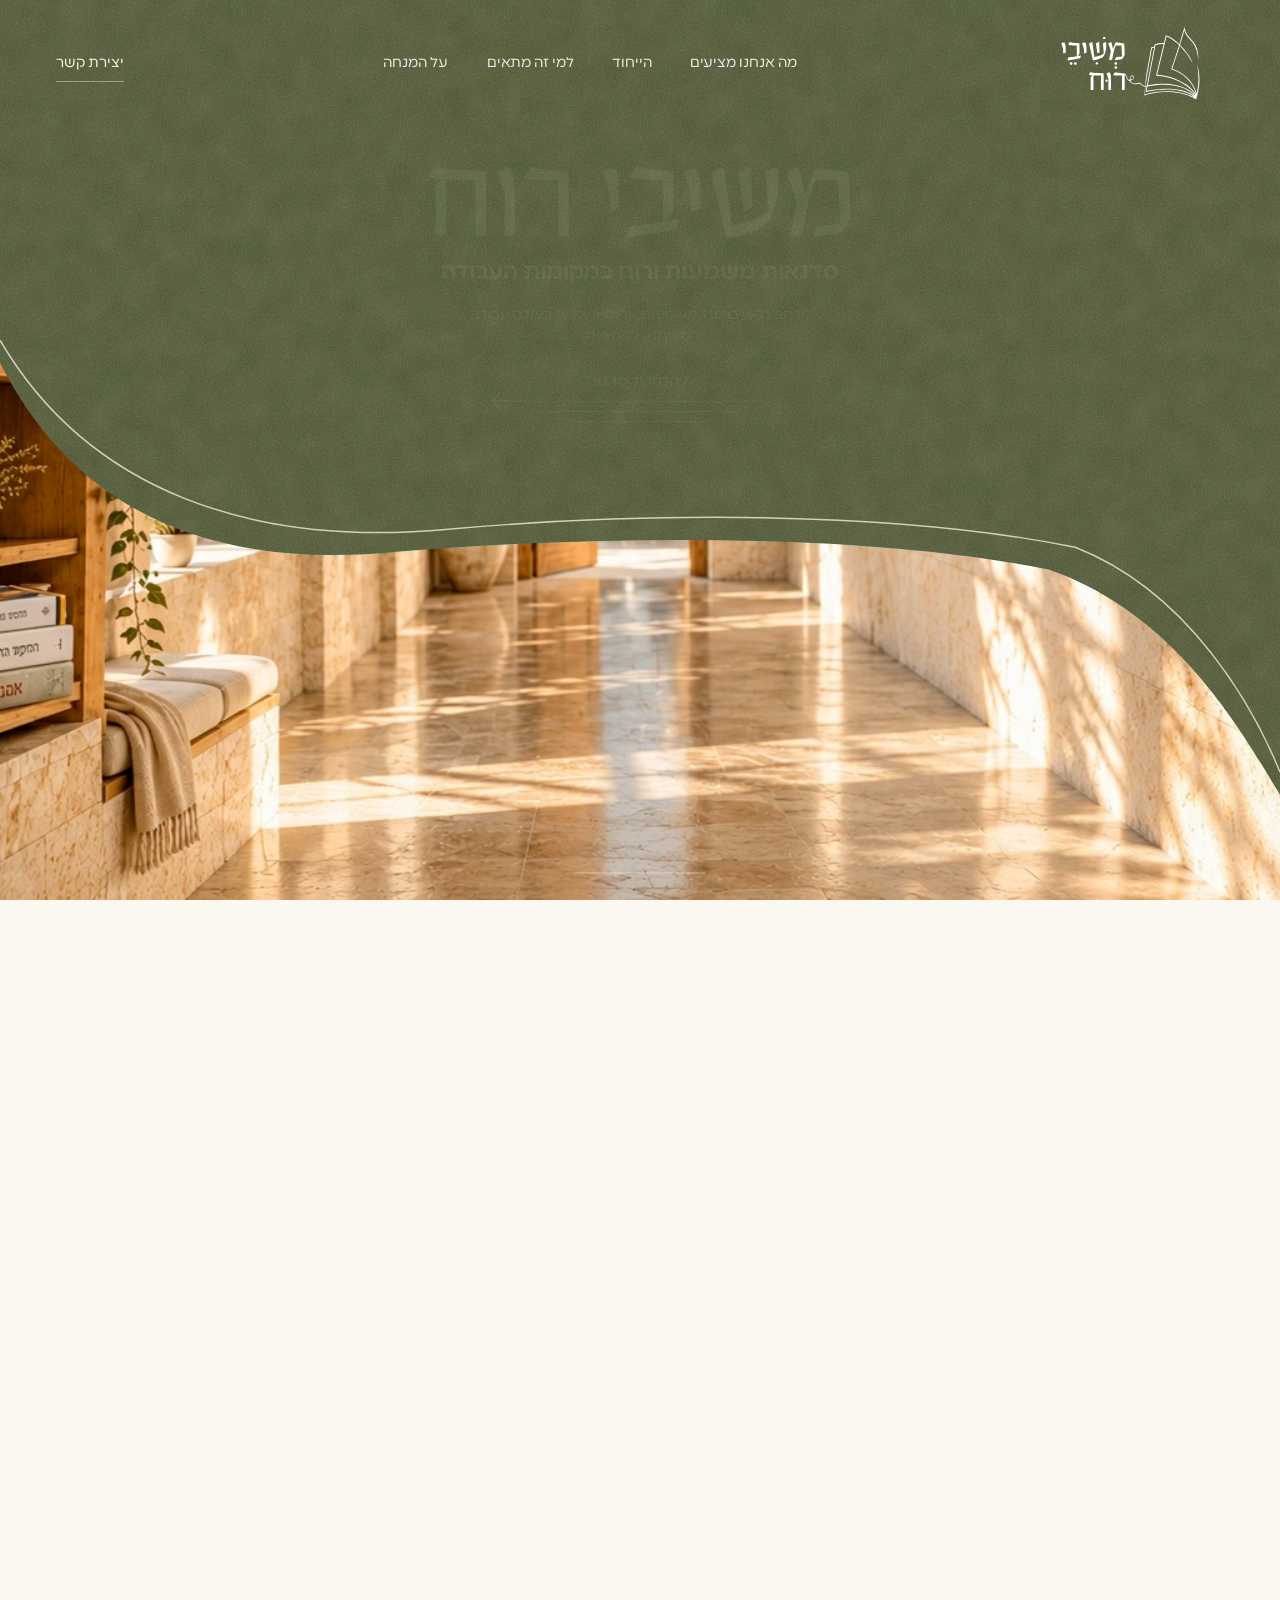
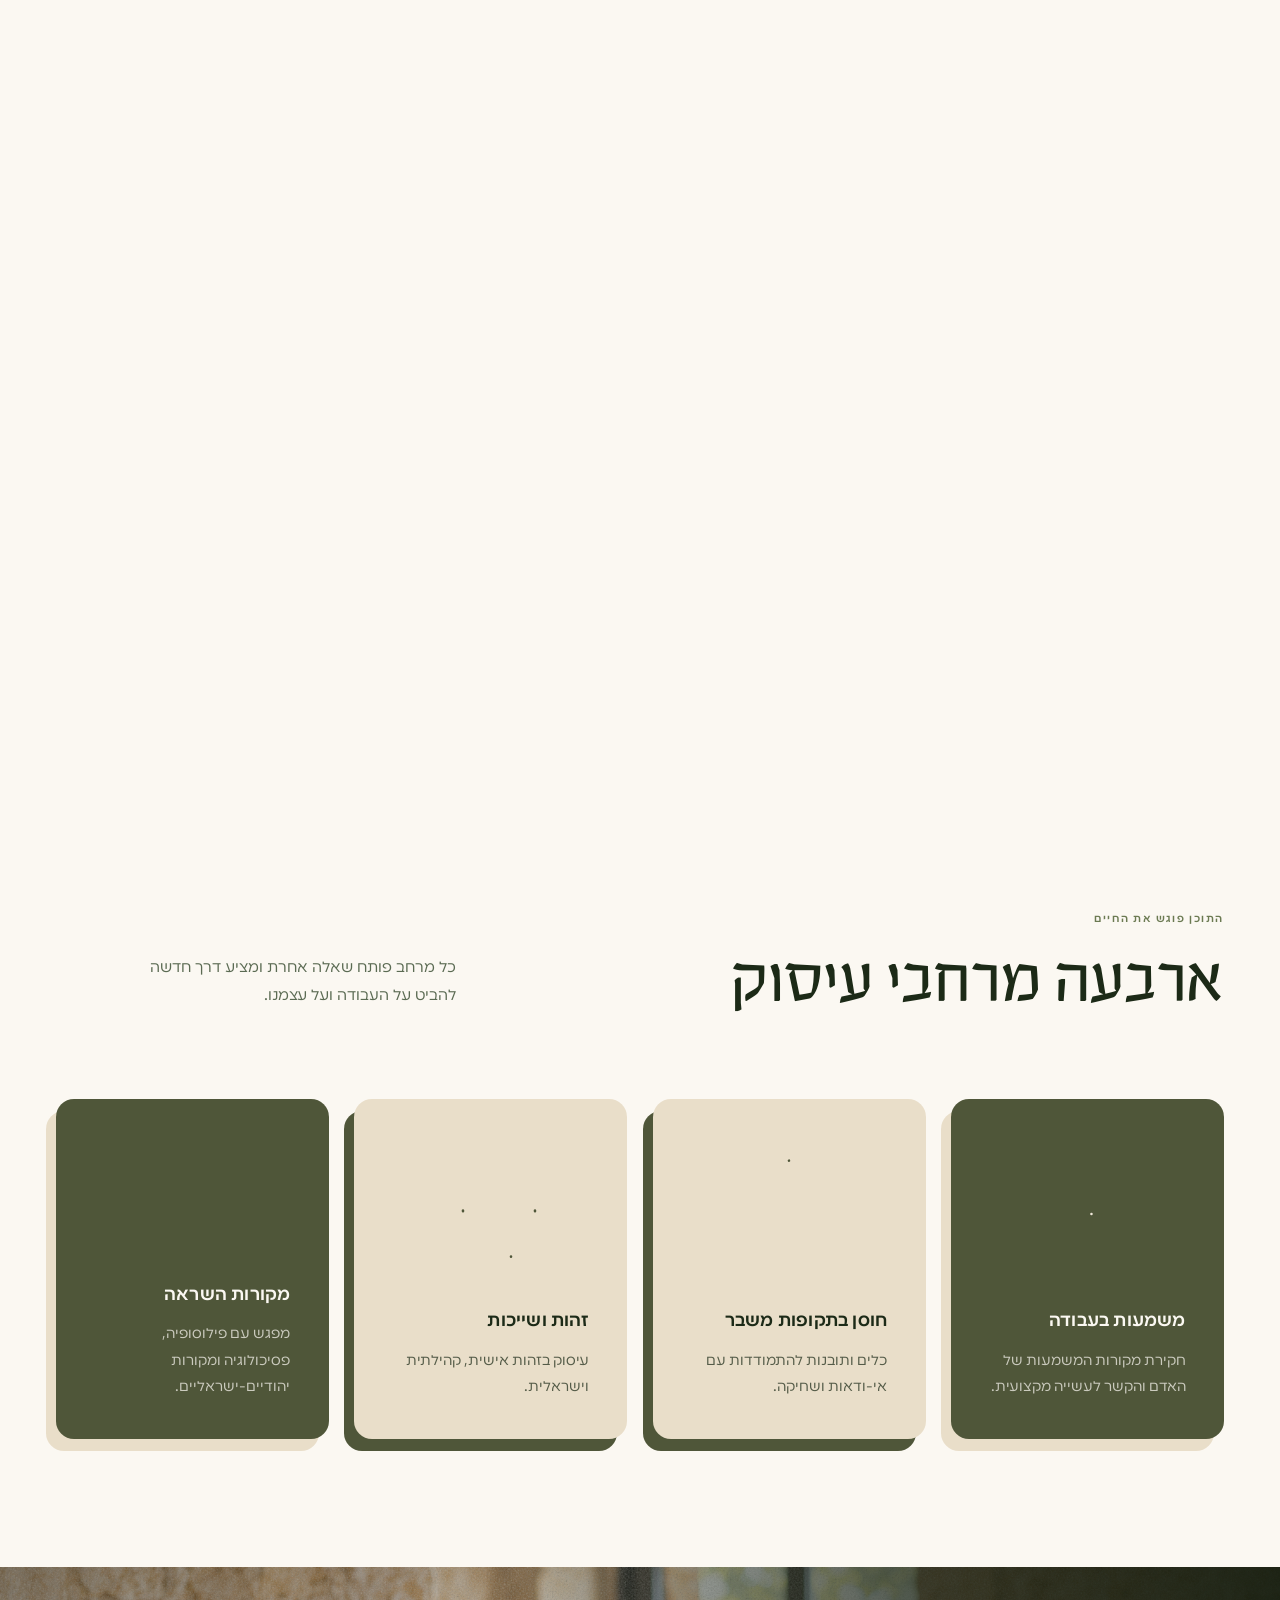
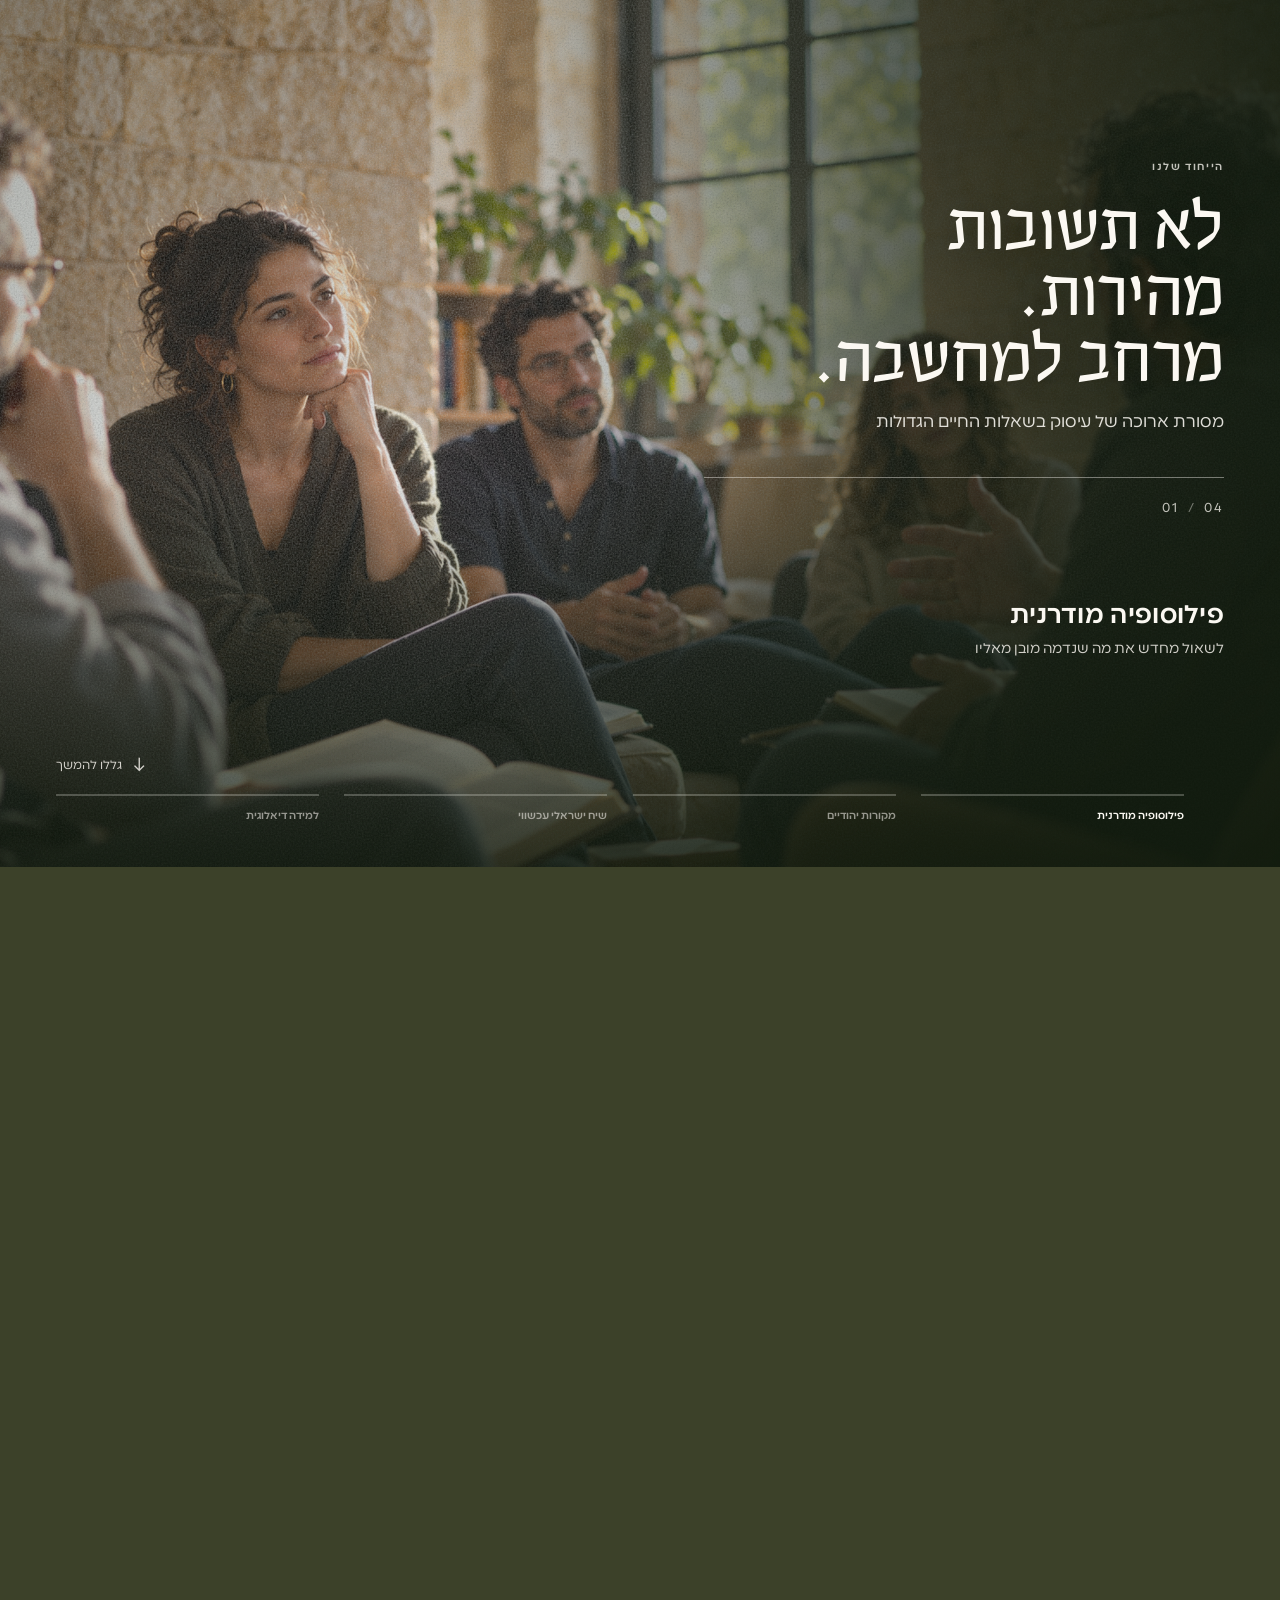
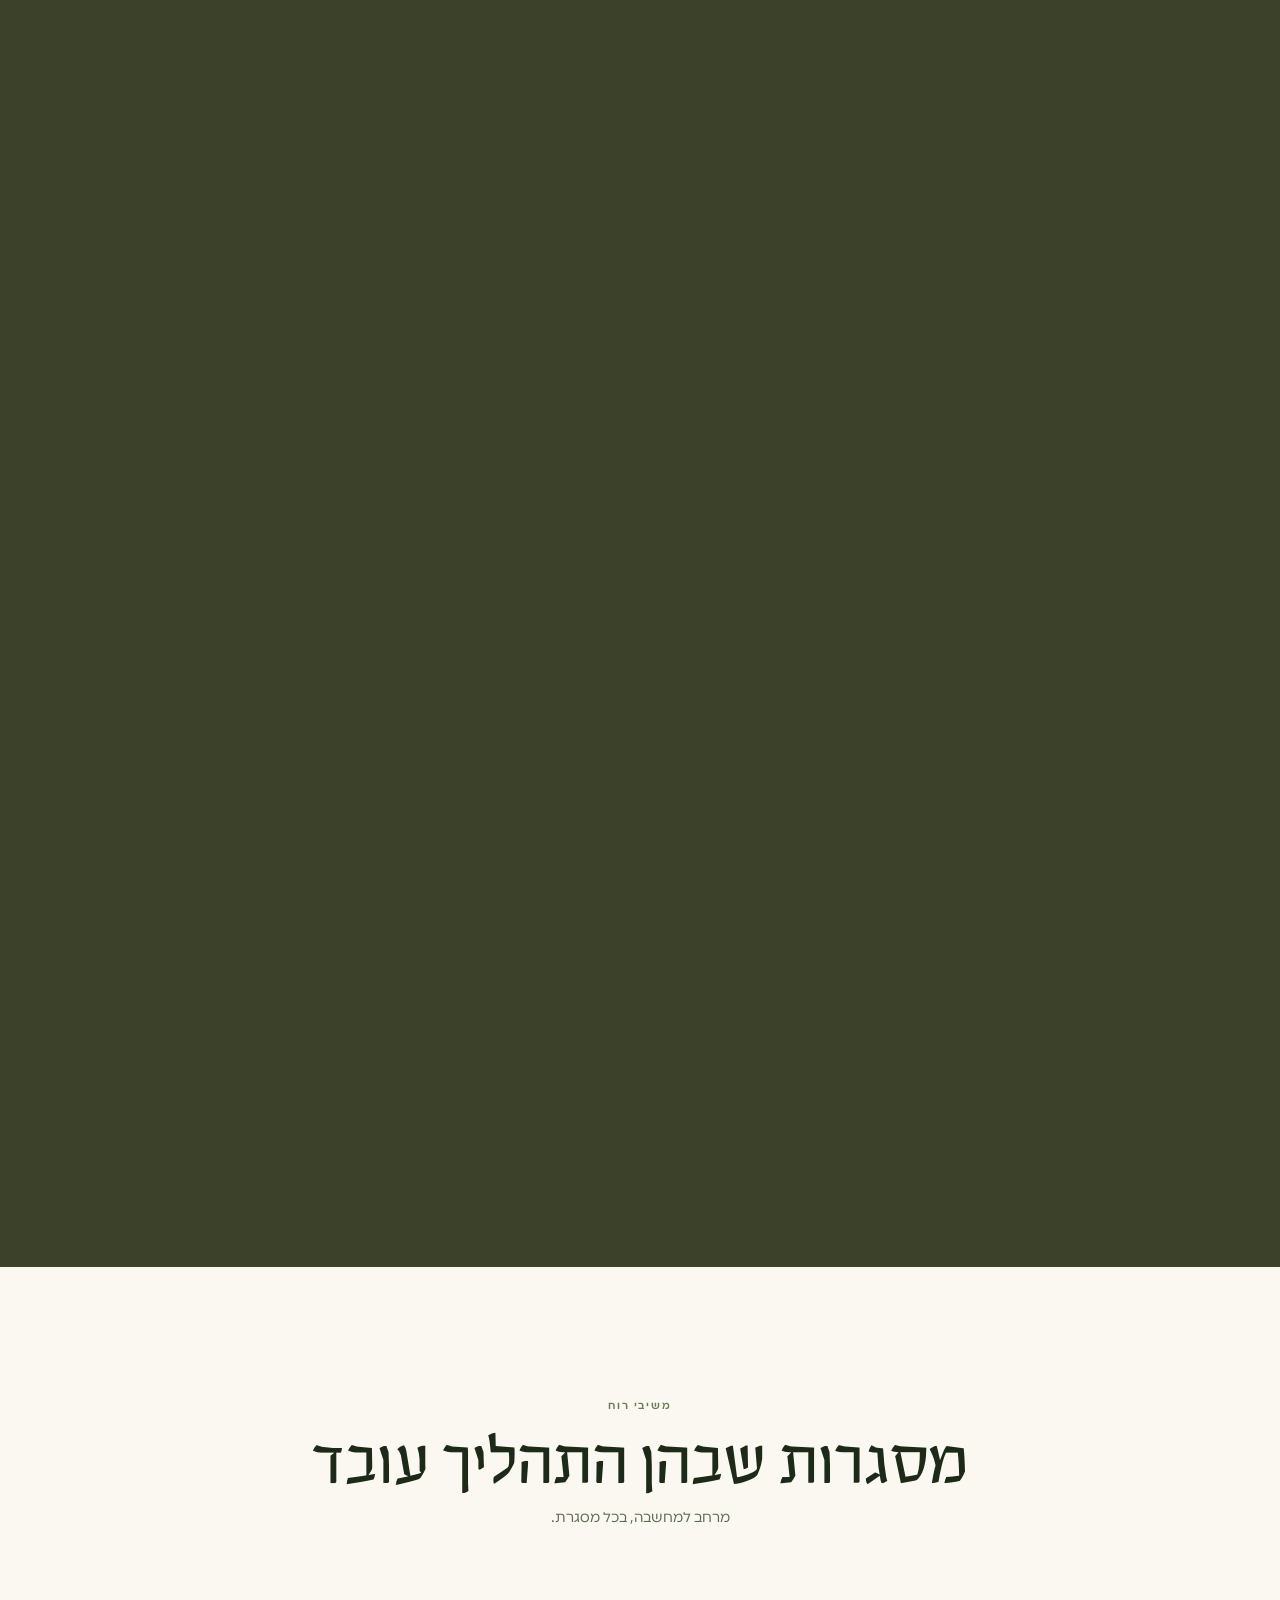
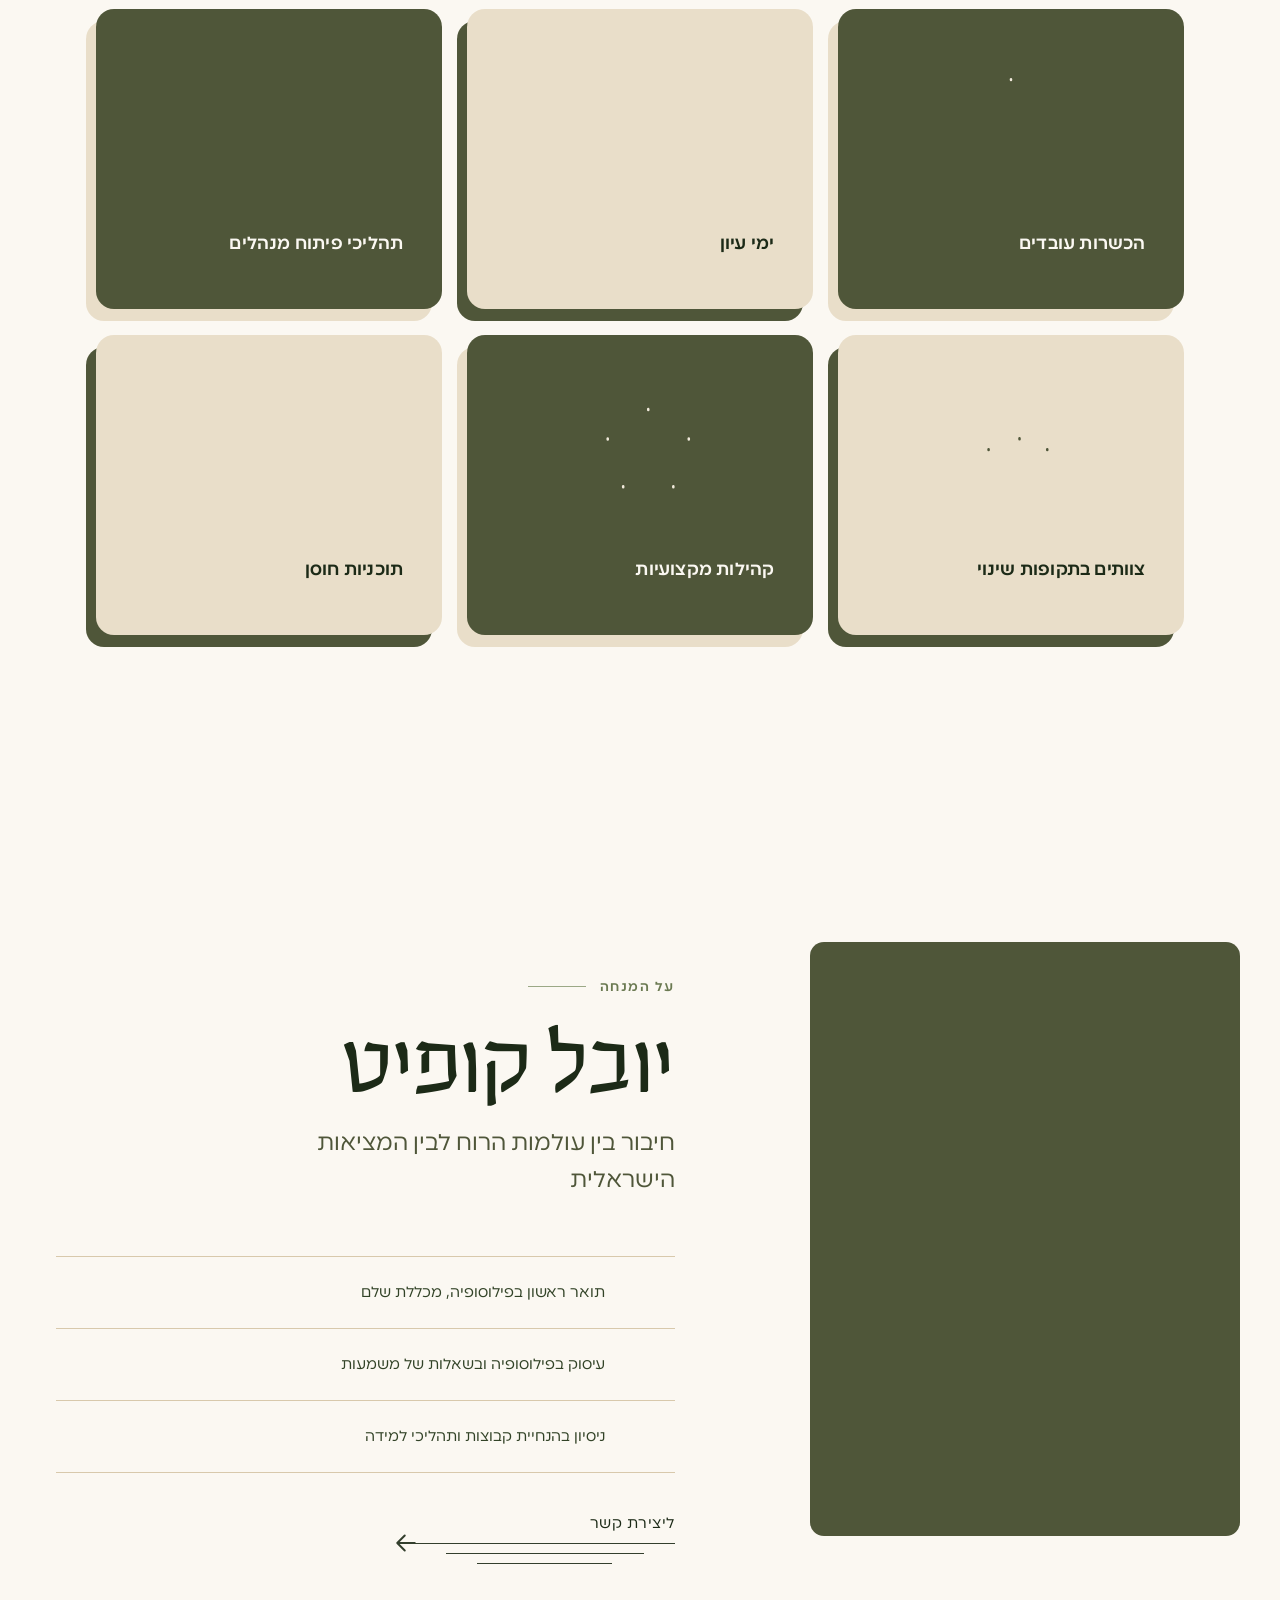
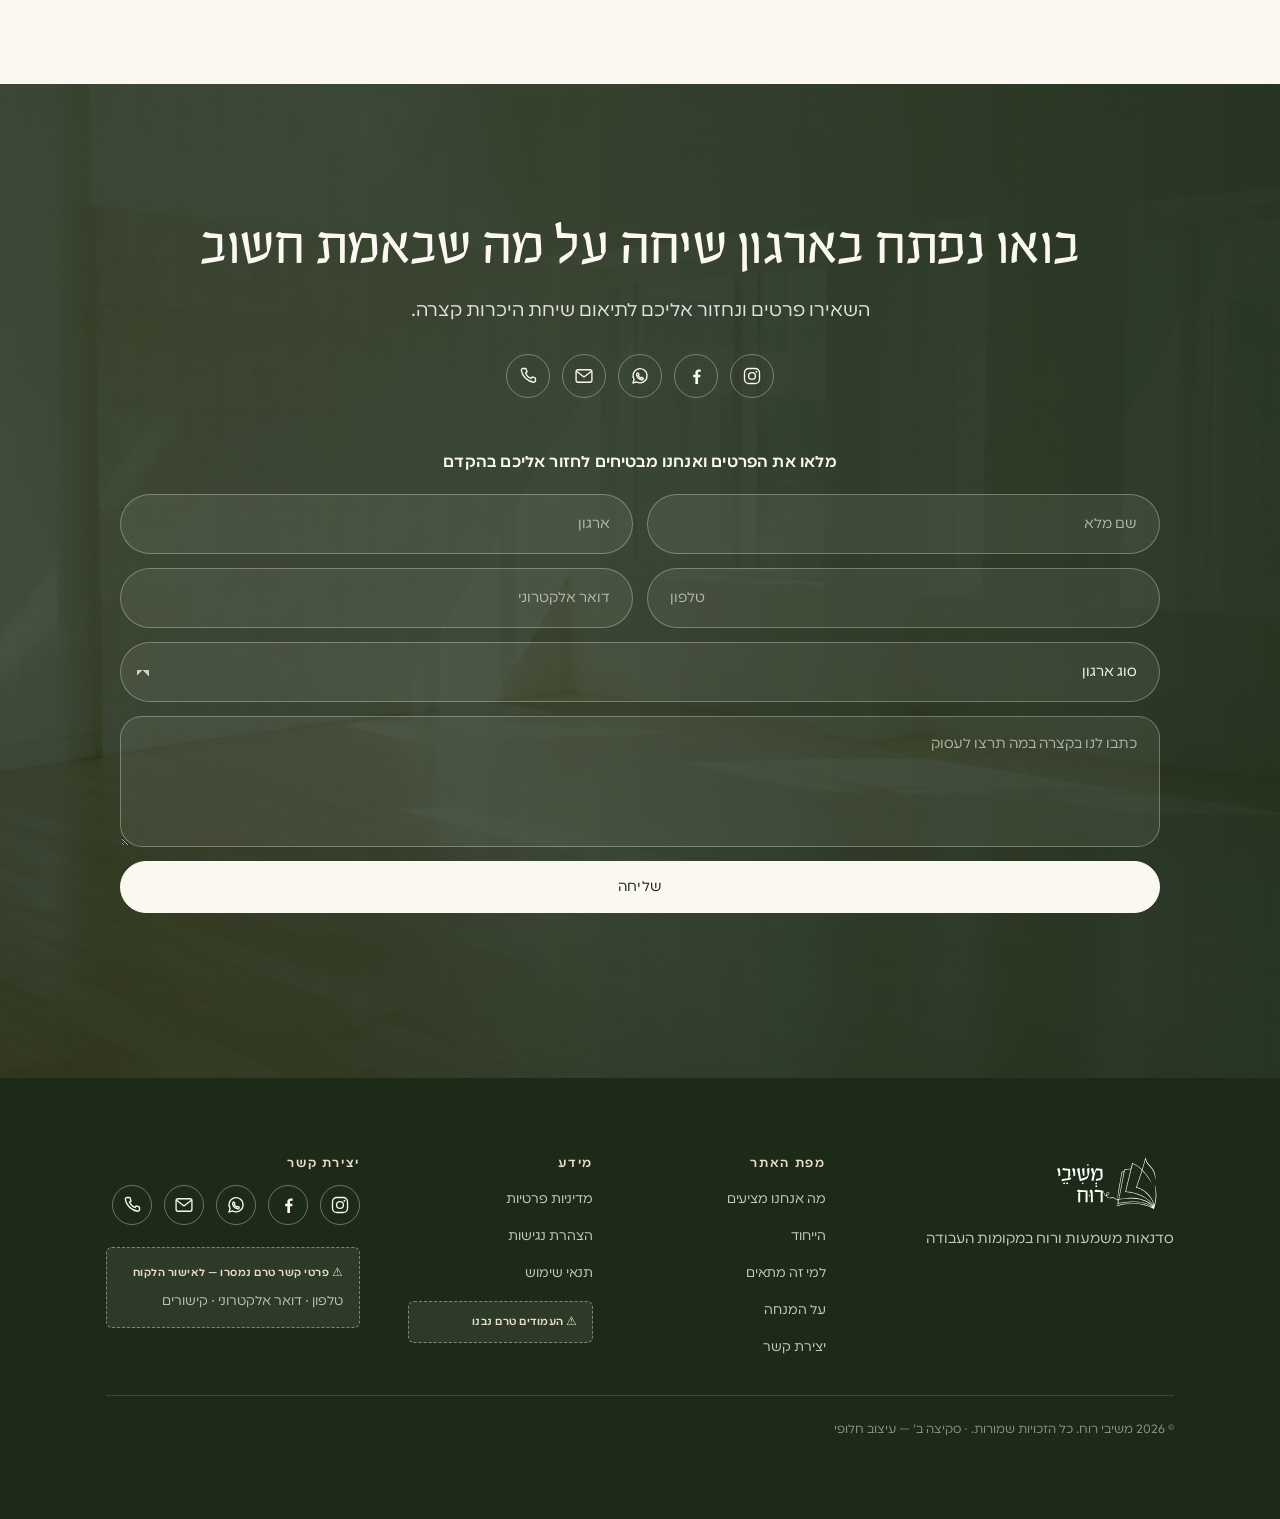
<file: index.html>
<!doctype html>
<html lang="he" dir="rtl">
<head>
<meta charset="utf-8">
<meta name="viewport" content="width=device-width, initial-scale=1">
<title>משיבי רוח</title>
<meta http-equiv="refresh" content="0; url=site-v2/">
</head>
<body><a href="site-v2/">משיבי רוח</a></body>
</html>
</file>
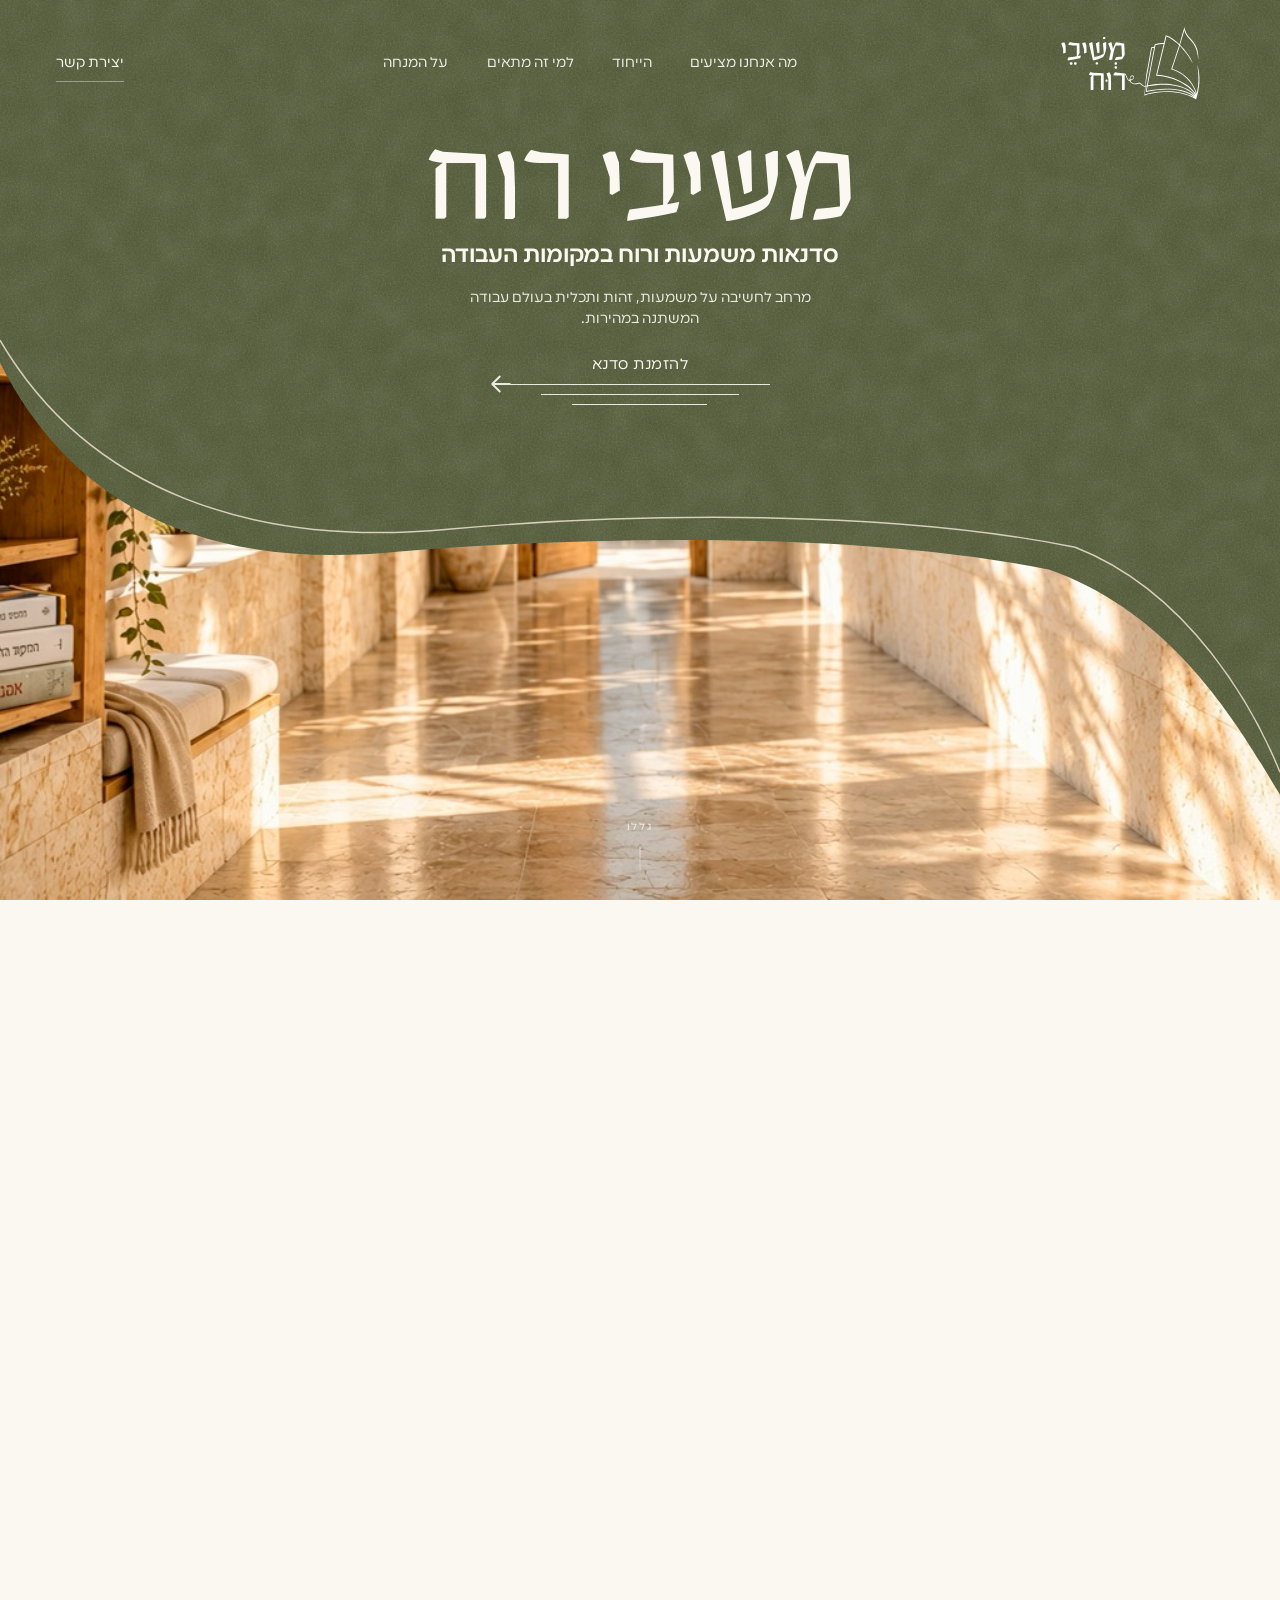
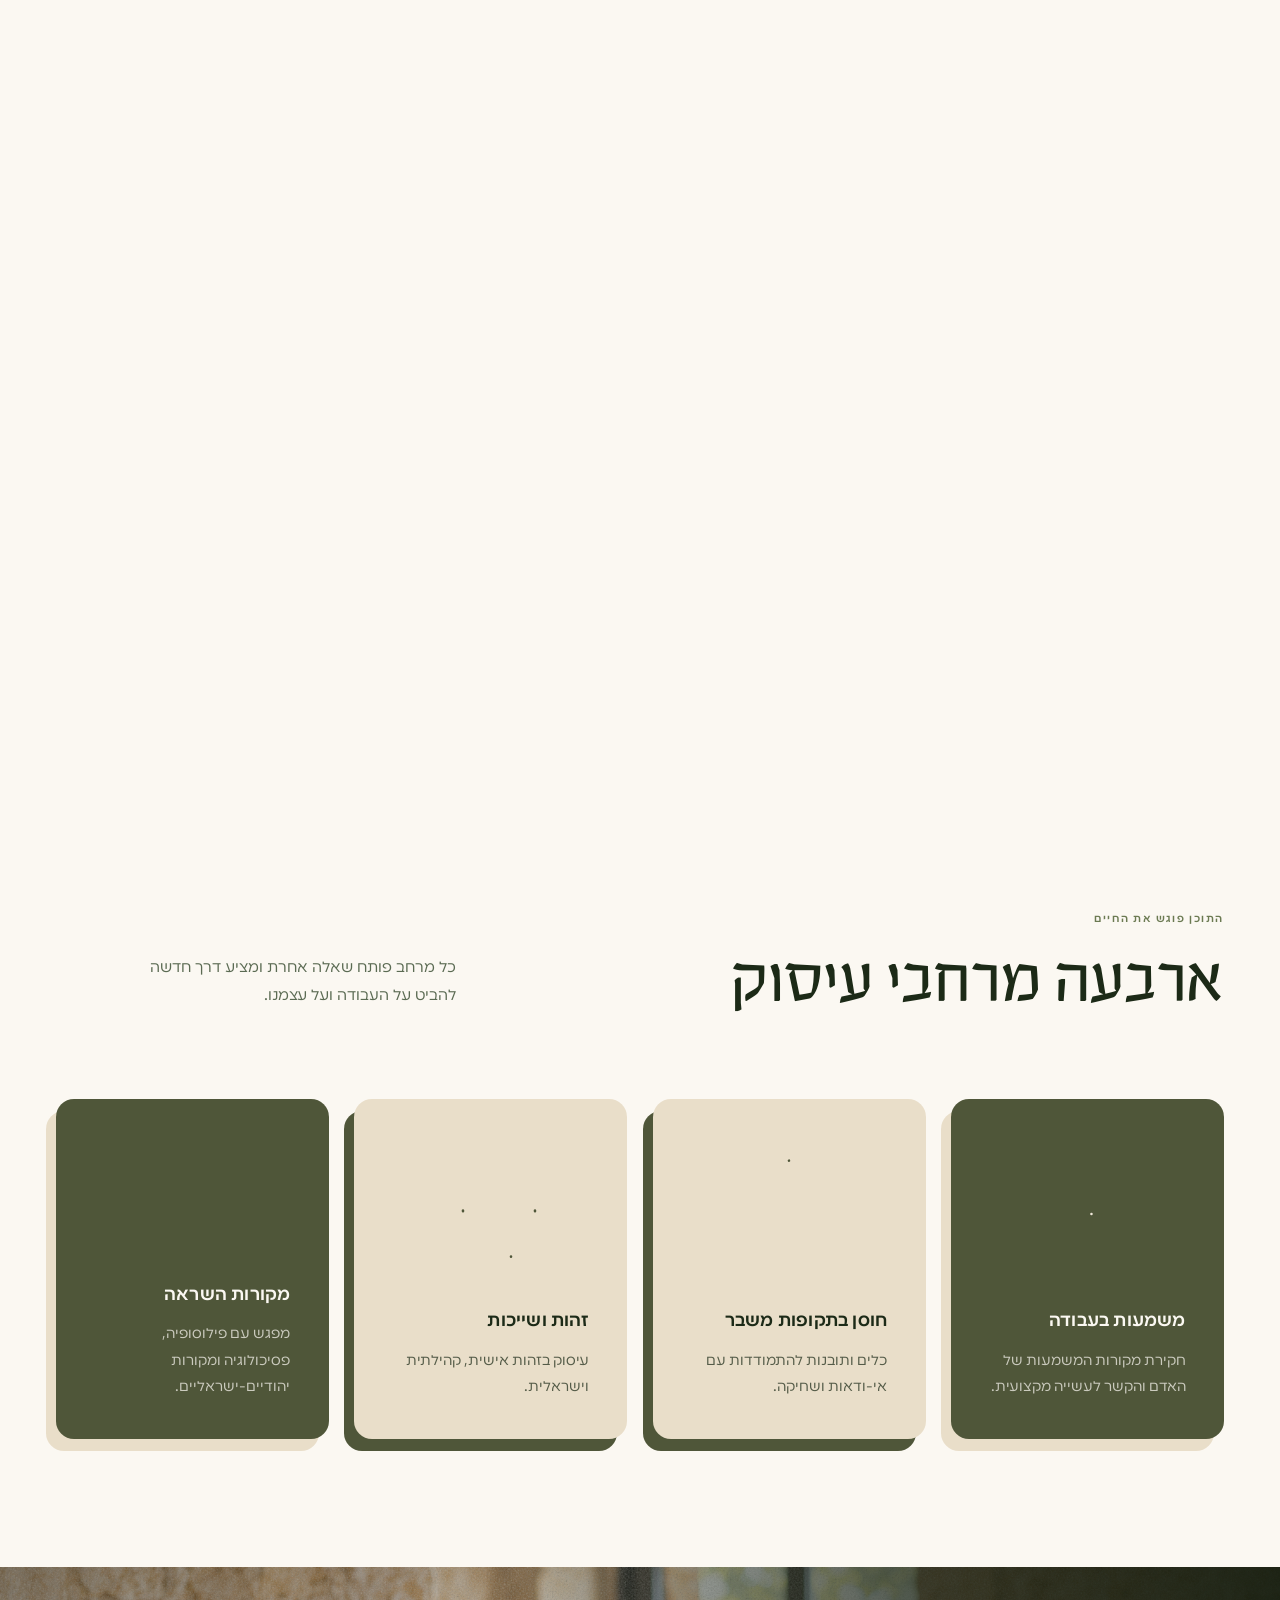
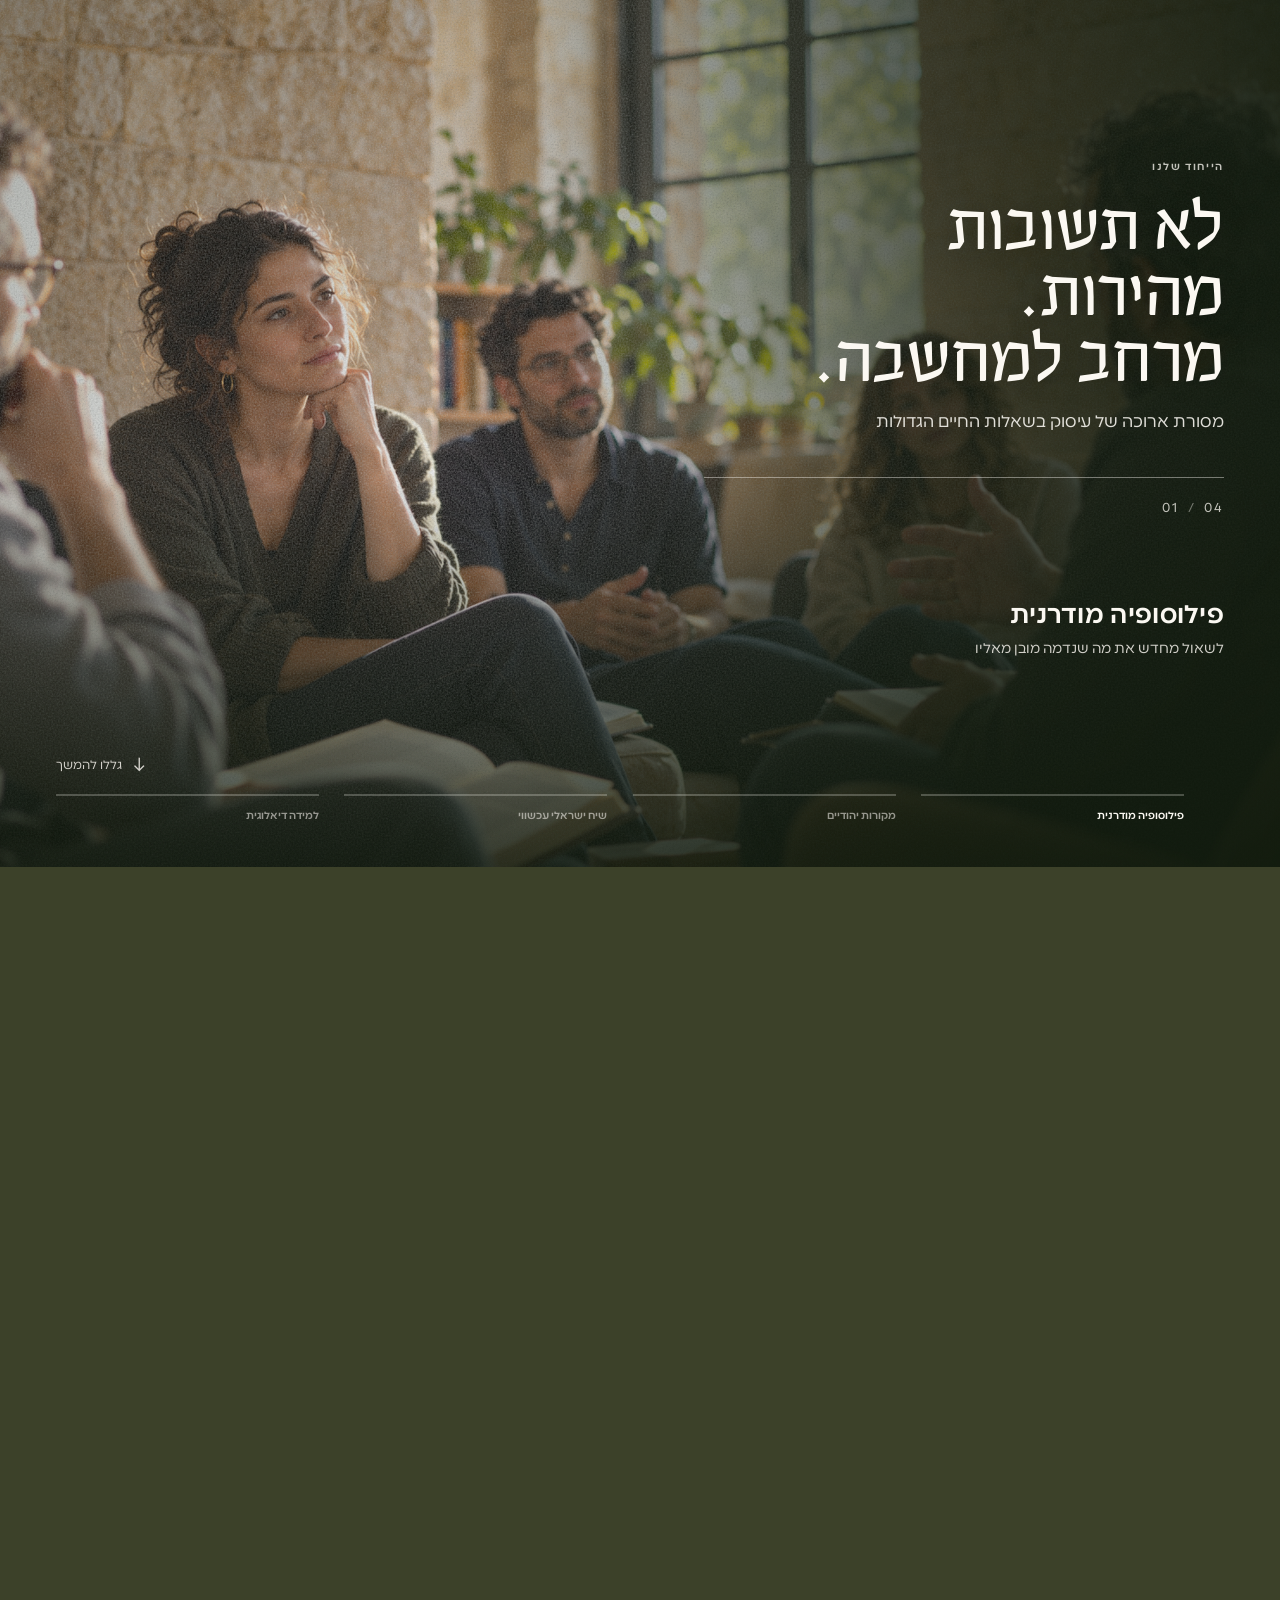
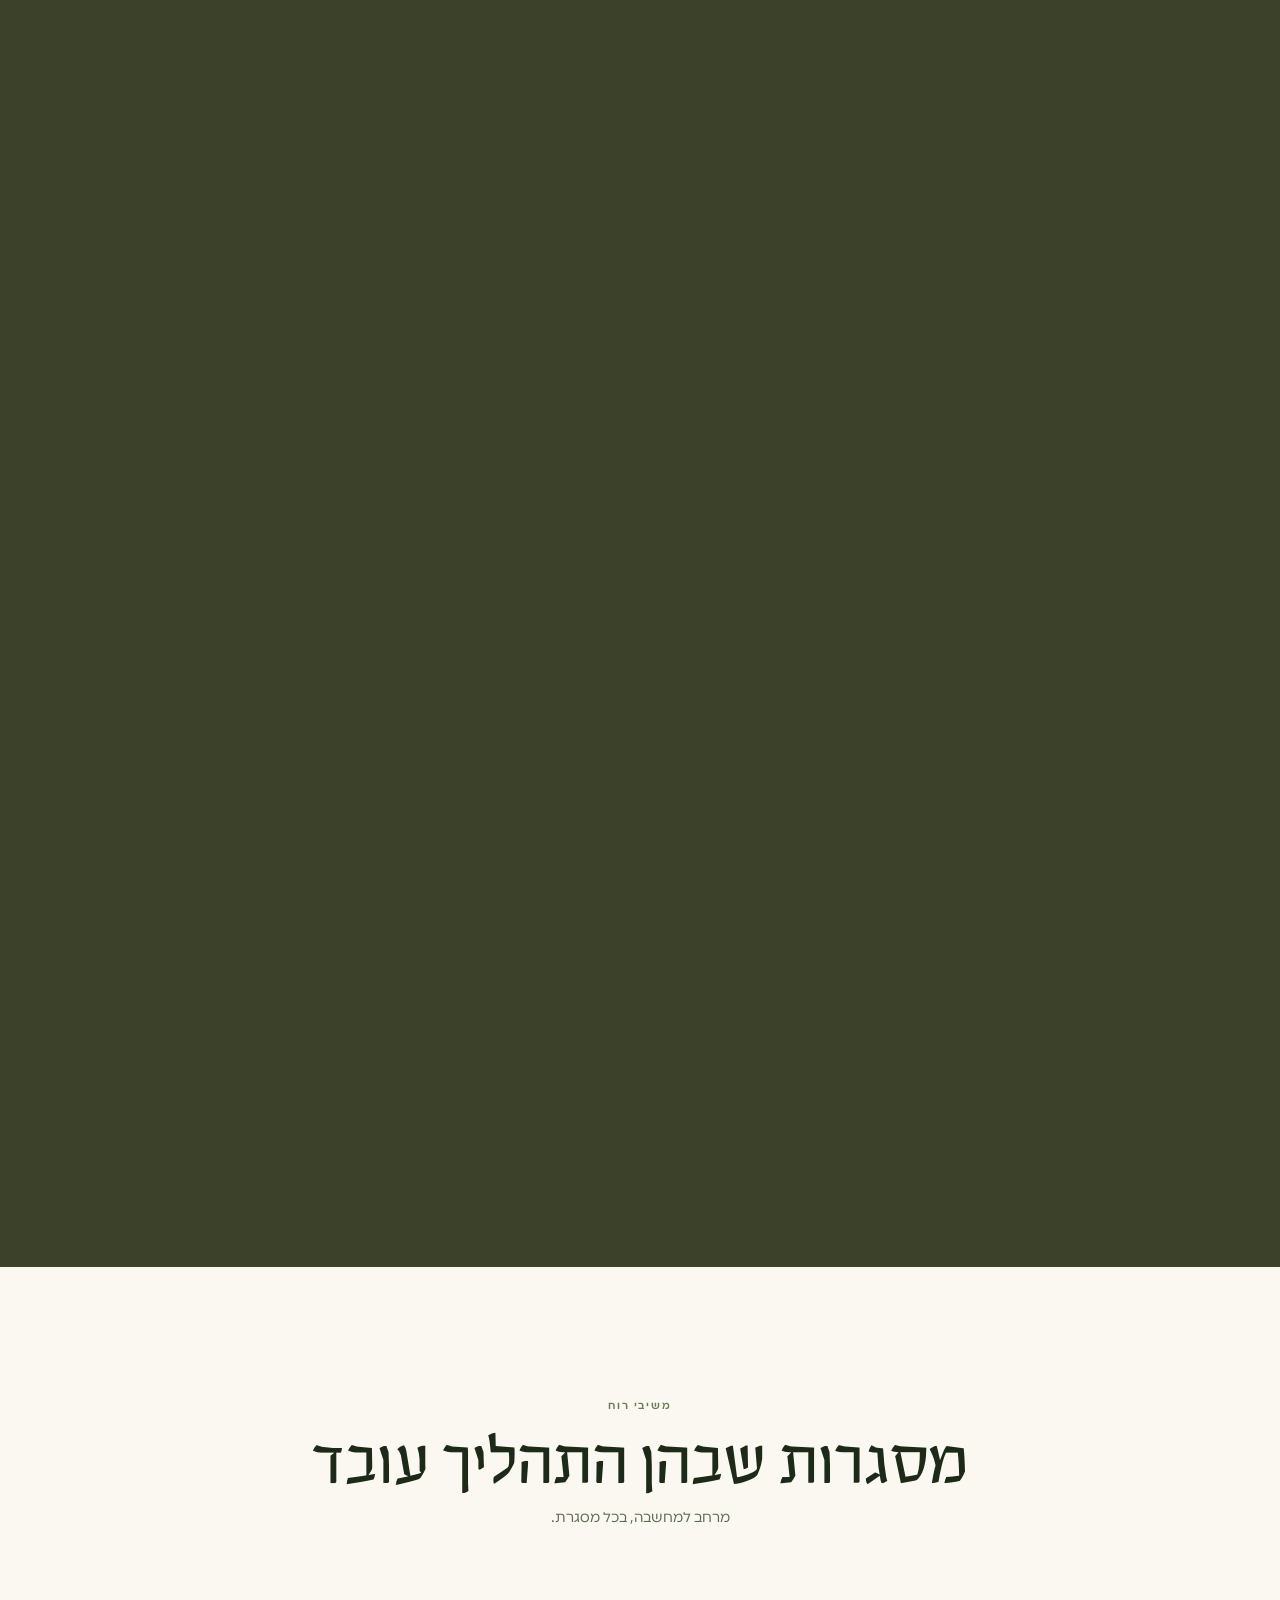
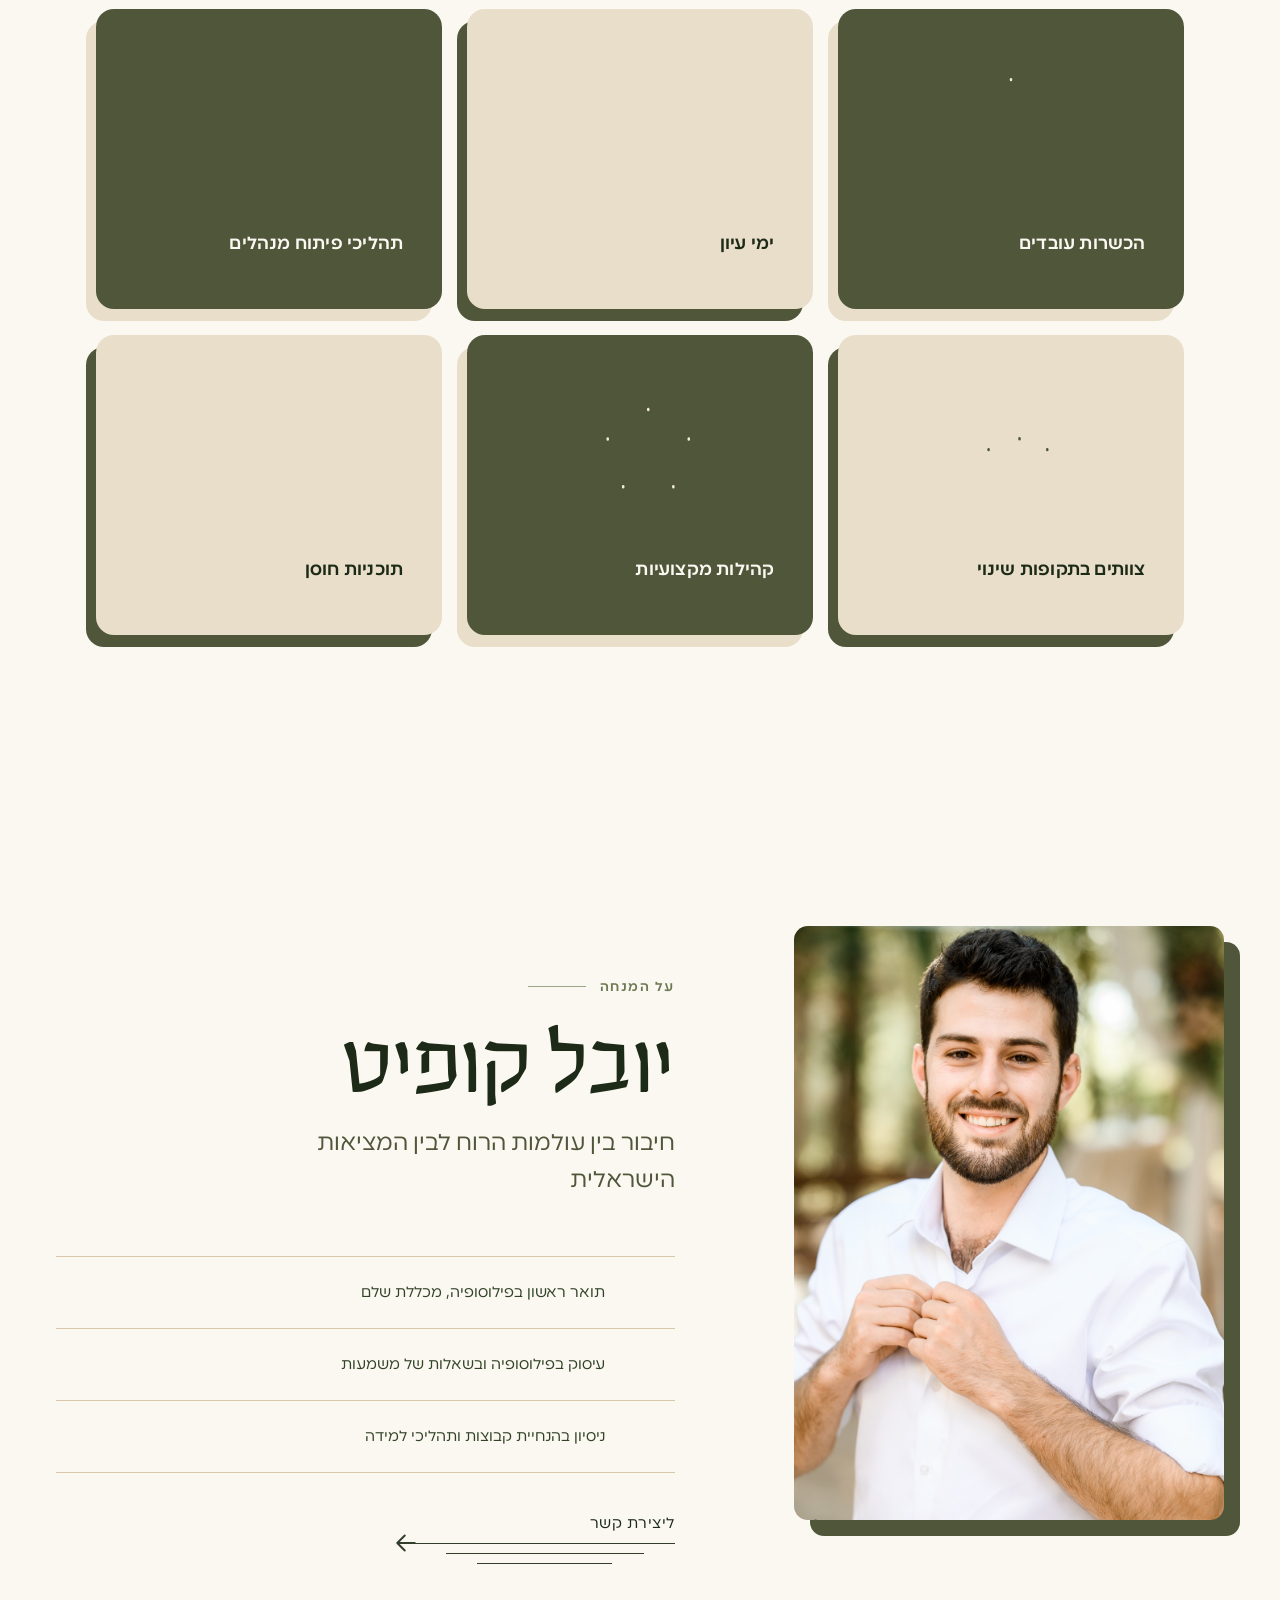
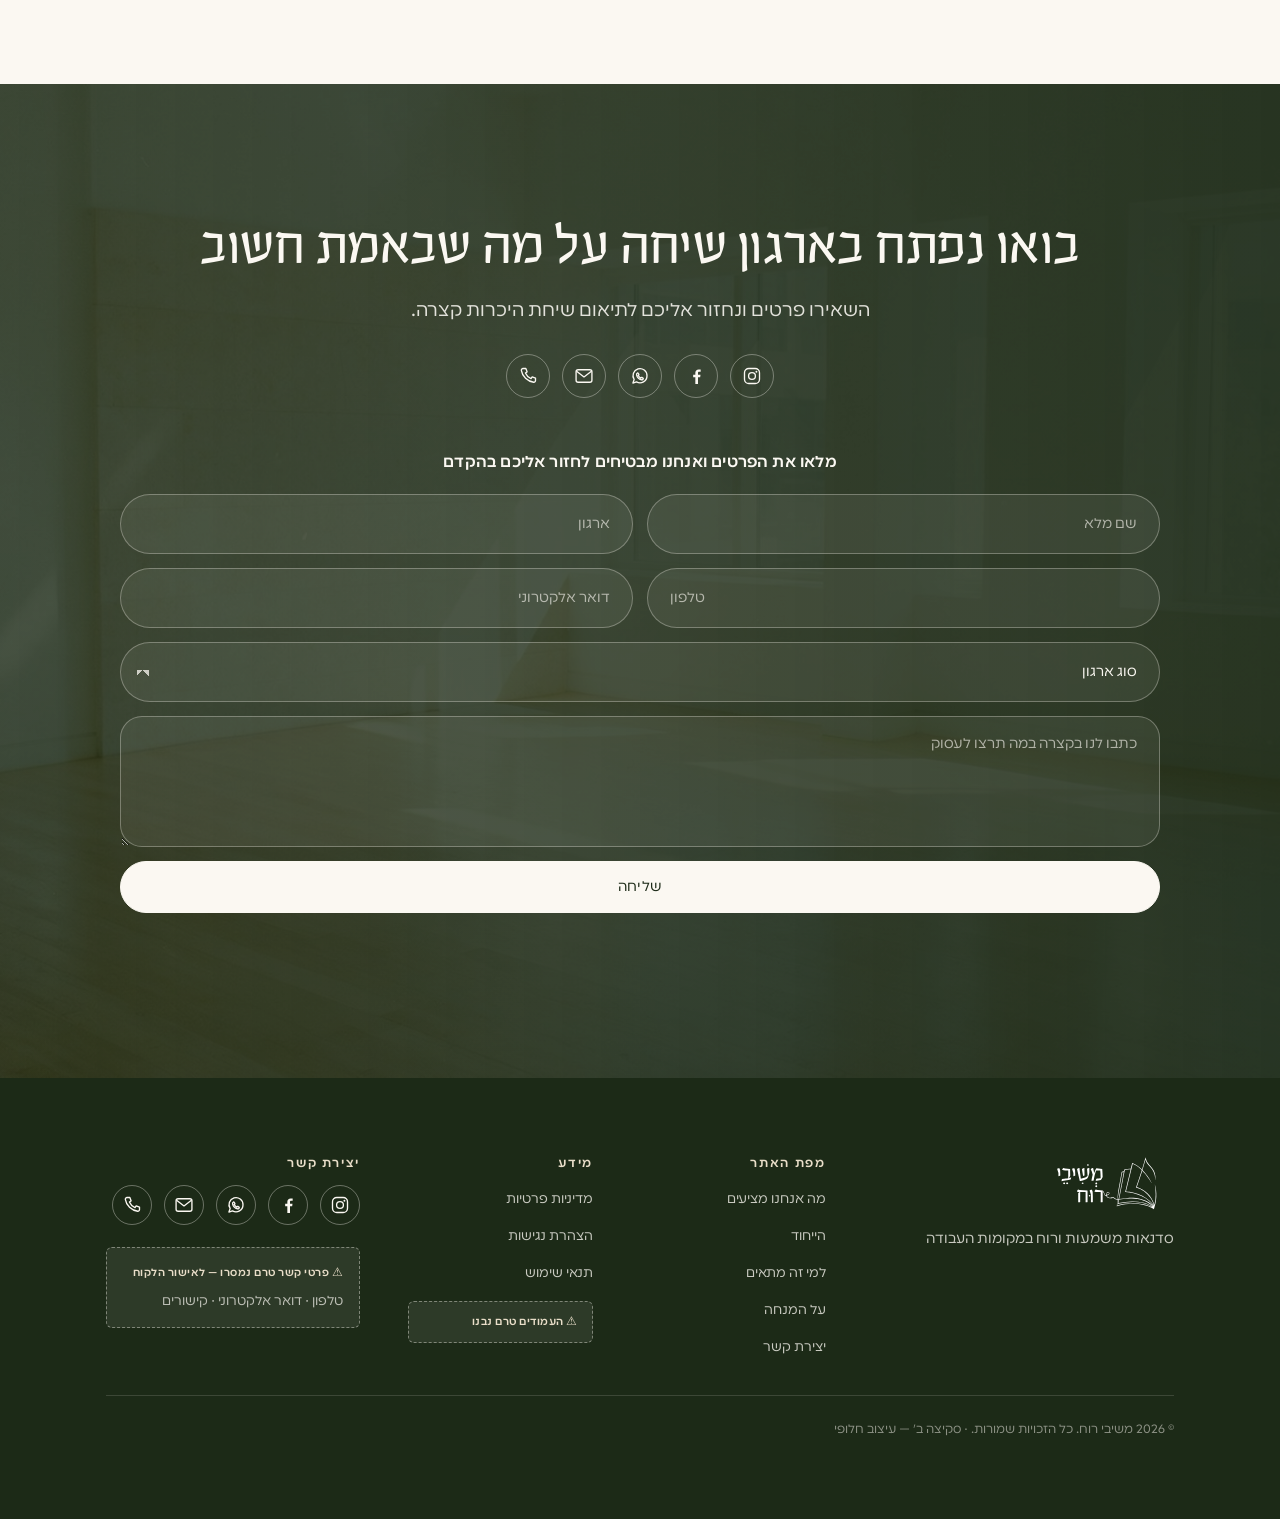
<file: site-v2/index.html>
<!doctype html>
<html lang="he" dir="rtl">
<head>
<meta charset="utf-8">
<meta name="viewport" content="width=device-width, initial-scale=1">
<title>משיבי רוח · סקיצה ב׳ · סדנאות משמעות ורוח במקומות העבודה</title>
<meta name="description" content="משיבי רוח — סדנאות ותהליכי למידה לארגונים סביב שאלות של משמעות, ערכים, זהות וחוסן אנושי. מרחב לחשיבה בעולם עבודה המשתנה במהירות.">
<meta name="theme-color" content="#4F5639">
<meta name="robots" content="noindex">
<link rel="preload" href="assets/fonts/basalt-medium.woff2" as="font" type="font/woff2" crossorigin>
<link rel="preload" href="assets/fonts/discovery-light.woff2" as="font" type="font/woff2" crossorigin>
<link rel="stylesheet" href="styles.css">
</head>
<body>

<a class="skip-link" href="#main">דילוג לתוכן הראשי</a>

<svg class="sprite" aria-hidden="true" focusable="false"><defs>
  <symbol id="ic-mail" viewBox="0 0 24 24"><rect x="2.5" y="4.5" width="19" height="15" rx="2.5"/><path d="m3.5 6.5 8.5 6.6 8.5-6.6"/></symbol>
  <symbol id="ic-phone" viewBox="0 0 24 24"><path d="M6.4 3h3l1.5 4-2 1.4a12.4 12.4 0 0 0 6.7 6.7L17 13l4 1.5v3a2 2 0 0 1-2.2 2A17.2 17.2 0 0 1 4 5.2 2 2 0 0 1 6.4 3Z"/></symbol>
  <symbol id="ic-whatsapp" viewBox="0 0 24 24"><path d="M20.4 11.7A8.4 8.4 0 0 1 7.8 19L3.5 20.5 5 16.2a8.4 8.4 0 1 1 15.4-4.5Z"/><path d="M9 8.4c.3-.1.6 0 .8.3l.8 1.4c.1.2.1.5-.1.7l-.6.6c.7 1.4 1.6 2.3 3 3l.6-.6c.2-.2.5-.2.7-.1l1.4.8c.3.2.4.5.3.8-.3.9-1.2 1.4-2.1 1.2-2.9-.6-5.3-3-5.9-5.9-.2-.9.3-1.8 1.1-2.2Z"/></symbol>
  <symbol id="ic-instagram" viewBox="0 0 24 24"><rect x="3" y="3" width="18" height="18" rx="5.2"/><circle cx="12" cy="12" r="4.1"/><circle cx="17.3" cy="6.8" r="1.15" fill="currentColor" stroke="none"/></symbol>
  <symbol id="ic-facebook" viewBox="0 0 24 24"><path d="M14.4 21.5v-8h2.6l.4-3.1h-3V8.5c0-.9.3-1.5 1.6-1.5h1.6V4.2a22 22 0 0 0-2.4-.1c-2.4 0-4 1.5-4 4.1v2.2H8.6v3.1h2.6v8Z" fill="currentColor" stroke="none"/></symbol>
  <symbol id="ic-arrow" viewBox="0 0 24 24"><path d="M19 12H5m0 0 6-6m-6 6 6 6"/></symbol>
  <symbol id="ic-q" viewBox="0 0 24 24"><path d="M9 9a3 3 0 1 1 4.2 2.7c-.9.5-1.2 1-1.2 2.1"/><circle cx="12" cy="17.2" r=".4" fill="currentColor" stroke="none"/></symbol>
  <symbol id="ic-meaning" viewBox="0 0 96 96"><circle cx="48" cy="48" r="30"/><path d="M48 8v16M48 72v16M8 48h16M72 48h16"/><path d="M48 29l4.4 14.6L67 48l-14.6 4.4L48 67l-4.4-14.6L29 48l14.6-4.4Z"/><circle cx="48" cy="48" r="2.6"/></symbol>
  <symbol id="ic-resilience" viewBox="0 0 96 96"><path d="M48 8 78 19v22c0 21-12 37-30 47C30 78 18 62 18 41V19Z"/><path d="M32 74L62 32"/><path d="M38.6 64.8Q45.4 71.8 51.1 63.8Q44.2 56.8 38.6 64.8Z"/><path d="M42.3 59.6Q48.0 51.6 39.2 47.4Q33.5 55.4 42.3 59.6Z"/><path d="M46.0 54.3Q52.9 61.3 58.5 53.4Q51.7 46.4 46.0 54.3Z"/><path d="M49.8 49.1Q55.5 41.2 46.6 37.0Q40.9 45.0 49.8 49.1Z"/><path d="M53.5 43.9Q60.3 50.9 65.9 43.0Q59.1 36.0 53.5 43.9Z"/><path d="M57.2 38.7Q62.9 30.8 54.1 26.6Q48.4 34.5 57.2 38.7Z"/><path d="M62.0 32.0Q71.4 31.8 68.5 22.8Q59.2 23.1 62.0 32.0Z"/></symbol>
  <symbol id="ic-identity" viewBox="0 0 96 96"><circle cx="48" cy="38" r="7.5"/><path d="M33 80V68c0-8.6 6.6-15 15-15s15 6.4 15 15v12"/><circle cx="21" cy="46" r="6"/><path d="M8 82V72c0-7 5.4-12 12.4-12 4 0 7.4 1.6 9.6 4.2"/><circle cx="75" cy="46" r="6"/><path d="M88 82V72c0-7-5.4-12-12.4-12-4 0-7.4 1.6-9.6 4.2"/><path d="M24 28c6-9.6 14-14.4 24-14.4S66 18.4 72 28"/></symbol>
  <symbol id="ic-sources" viewBox="0 0 96 96"><path d="M48 46c-10-7-23-9-37-7v33c14-2 27 0 37 7"/><path d="M48 46c10-7 23-9 37-7v33c-14-2-27 0-37 7"/><path d="M48 46v33"/><path d="M5 76v4c15-2.4 30-.4 43 6 13-6.4 28-8.4 43-6v-4"/><path d="M48 12v11M33 18l5 8M63 18l-5 8M22 30l8 4.4M74 30l-8 4.4"/></symbol>
  <symbol id="ic-philosophy" viewBox="0 0 96 96"><path d="M66 88c0-8.6 1.6-13 5.6-18.6C76.4 63 79 56 79 47c0-18-14-31-31-31-16 0-29 12-29.6 27.6-.2 4-1.8 6.8-3.8 9.6l-4 5.6c-1.2 1.8 0 4 2 4h4.4v7.8c0 4.2 3.2 7.4 7.4 7.4H32V88"/><path d="M42 37a7 7 0 1 1 10 6.4c-2.4 1.2-4 3-4 5.6v2"/><circle cx="48" cy="57.5" r="0.9"/></symbol>
  <symbol id="ic-jewish-sources" viewBox="0 0 96 96"><path d="M44 66H15a6 6 0 0 0 0 12h29"/><path d="M44 52H17a6 6 0 0 0 0 12h27"/><path d="M50 38H21a6 6 0 0 0 0 12h29"/><path d="M18 72h26M20 58h24M24 44h26"/><path d="M54 40h28a4.5 4.5 0 0 1 0 9h-4.5"/><path d="M54 40a4.5 4.5 0 0 0 0 9h3V78"/><path d="M77.5 49v29"/><path d="M48 86h30a6 6 0 0 0 0-12H51a6 6 0 0 0 0 12"/><path d="M63 56h9M63 62.5h9M63 69h6"/></symbol>
  <symbol id="ic-discourse" viewBox="0 0 96 96"><path d="M40 16c16.6 0 29 9.6 29 22S56.6 60 40 60c-4.2 0-8.2-.6-11.6-1.8L15 65l3.4-11.4C14 49.6 11 44 11 38c0-12.4 12.4-22 29-22Z"/><path d="M60 36c14.4 0 25 8.4 25 19 0 5-2.4 9.4-6.4 12.8L81.6 78 70 72.4c-3 .8-6.4 1.2-10 1.2-14.4 0-25-8.4-25-19s10.6-18.6 25-18.6Z"/></symbol>
  <symbol id="ic-dialogue" viewBox="0 0 96 96"><g transform="rotate(0 48 48)"><rect x="41.5" y="13" width="13" height="11" rx="2.6"/><path d="M40 8.6h16"/></g><g transform="rotate(60 48 48)"><rect x="41.5" y="13" width="13" height="11" rx="2.6"/><path d="M40 8.6h16"/></g><g transform="rotate(120 48 48)"><rect x="41.5" y="13" width="13" height="11" rx="2.6"/><path d="M40 8.6h16"/></g><g transform="rotate(180 48 48)"><rect x="41.5" y="13" width="13" height="11" rx="2.6"/><path d="M40 8.6h16"/></g><g transform="rotate(240 48 48)"><rect x="41.5" y="13" width="13" height="11" rx="2.6"/><path d="M40 8.6h16"/></g><g transform="rotate(300 48 48)"><rect x="41.5" y="13" width="13" height="11" rx="2.6"/><path d="M40 8.6h16"/></g><circle cx="48" cy="48" r="13"/></symbol>
  <symbol id="ic-training" viewBox="0 0 96 96"><path d="M6 86h18V74h16V62h16V50h16V38h18"/><circle cx="43" cy="15" r="5"/><path d="M41.4 22.6 37 42"/><path d="M40.6 27l9 7.4 6.4-2.4"/><path d="M40.4 27.4 33 37.6"/><path d="M37 42l9.6 6.6.4 13.4"/><path d="M37 42l-4.4 15.4-2.6 16.6"/></symbol>
  <symbol id="ic-seminars" viewBox="0 0 96 96"><path d="M12 20h72l-6.4 20H18.4Z"/><path d="M48 20v20"/><path d="M24 26.4h17M25.4 32.6h15M55 26.4h17M55.6 32.6h15"/><path d="M48 40v40"/><path d="M33 86c3-4.6 27-4.6 30 0M30 86h36"/></symbol>
  <symbol id="ic-managers" viewBox="0 0 96 96"><path d="M12 84C40 78 66 60 82 18"/><path d="M71.4 23.4 82 16l2.6 12.6"/><path d="M28 80c-.4-6.4 1.2-12.4 5-17"/><path d="M30 72c-8.6.4-14.4-3.6-17.6-10 8.4-1.6 14.6 2.4 17.6 10Z"/><path d="M32 66.6c1-8.4 6.8-13.4 14.6-14.4-.4 8.4-6.4 13.6-14.6 14.4Z"/></symbol>
  <symbol id="ic-teams" viewBox="0 0 96 96"><path d="M18 31c11-13 37-19 58-4"/><path d="M66.4 21.4 76 27l-9.6 4.6"/><path d="M78 76c-13 11-39 13-58 1"/><path d="M29.4 82.4 20 77l9.6-5"/><circle cx="48" cy="40" r="6.4"/><path d="M36 70v-5.6c0-7.4 5.4-12.6 12-12.6s12 5.2 12 12.6V70"/><circle cx="26" cy="48" r="5.2"/><path d="M15 72v-3.4c0-6 4.8-10.4 11-10.4 2.6 0 5 .8 7 2.4"/><circle cx="70" cy="48" r="5.2"/><path d="M81 72v-3.4c0-6-4.8-10.4-11-10.4-2.6 0-5 .8-7 2.4"/></symbol>
  <symbol id="ic-communities" viewBox="0 0 96 96"><circle cx="48" cy="18" r="6.2"/><circle cx="78.4" cy="40.1" r="6.2"/><circle cx="66.8" cy="75.9" r="6.2"/><circle cx="29.2" cy="75.9" r="6.2"/><circle cx="17.6" cy="40.1" r="6.2"/><path d="M54.9 18.8A32 32 0 0 1 75.6 33.8"/><path d="M79.9 46.9A32 32 0 0 1 72.0 71.2"/><path d="M60.8 79.3A32 32 0 0 1 35.2 79.3"/><path d="M24.0 71.2A32 32 0 0 1 16.1 46.9"/><path d="M20.4 33.8A32 32 0 0 1 41.1 18.8"/></symbol>
  <symbol id="ic-resilience-programs" viewBox="0 0 96 96"><path d="M48 66V22"/><path d="M48 54c-7-5-14-8-23-9M48 47c5-7 12-11 21-12.4M48 58c7-3.6 15-4.4 23-2.6M48 38c-4.6-5-10-7.6-16-8.4M48 32c3-5 7-8 12-9.6"/><path d="M8 66h80"/><path d="M48 66c-6 6.4-15 8.4-25 8.6M48 66c6 6.4 15 8.4 25 8.6M48 66c-2 8.6-7.4 14.6-14 18.6M48 66c2 8.6 7.4 14.6 14 18.6M48 66v24M36 72.6c-4 4-6 8.6-6.4 14M60 72.6c4 4 6 8.6 6.4 14"/><path d="M48.0 22.0Q54.4 17.2 48.0 12.5Q41.6 17.2 48.0 22.0Z"/><path d="M25.0 45.0Q21.4 37.9 15.6 43.4Q19.2 50.5 25.0 45.0Z"/><path d="M25.0 45.0Q28.8 38.0 21.0 36.4Q17.2 43.4 25.0 45.0Z"/><path d="M33.0 47.6Q33.5 39.6 25.7 41.5Q25.2 49.4 33.0 47.6Z"/><path d="M69.0 34.6Q74.8 40.1 78.4 33.0Q72.6 27.5 69.0 34.6Z"/><path d="M69.0 34.6Q76.6 32.3 72.2 25.7Q64.6 27.9 69.0 34.6Z"/><path d="M60.0 38.6Q67.9 37.7 64.8 30.4Q56.8 31.3 60.0 38.6Z"/><path d="M71.0 55.4Q76.3 61.4 80.5 54.6Q75.2 48.6 71.0 55.4Z"/><path d="M63.0 54.6Q71.0 54.4 68.4 46.8Q60.5 47.0 63.0 54.6Z"/><path d="M32.0 29.6Q35.2 22.3 27.2 21.4Q24.1 28.7 32.0 29.6Z"/><path d="M32.0 29.6Q27.8 22.8 22.5 28.8Q26.7 35.6 32.0 29.6Z"/><path d="M40.0 33.6Q41.8 25.8 33.9 26.3Q32.0 34.1 40.0 33.6Z"/><path d="M60.0 22.4Q67.8 24.2 67.3 16.3Q59.5 14.4 60.0 22.4Z"/><path d="M54.0 26.6Q61.4 23.7 56.5 17.4Q49.0 20.4 54.0 26.6Z"/></symbol>
  <symbol id="ic-degree" viewBox="0 0 96 96"><path d="M10 70h63c4.6 0 8 3.2 8 7s-3.4 7-8 7H10"/><path d="M10 70v14M16 77h56"/><path d="M48 14 86 28 48 42 10 28Z"/><path d="M24 34v13c0 5 10.6 9 24 9s24-4 24-9V34"/><path d="M48 28l27 5.6V50"/><path d="M72.6 50h5l2.4 8h-9.8Z"/></symbol>
  <symbol id="ic-questions" viewBox="0 0 96 96"><path d="M48 60c-10-6.6-23-8.4-37-6.4V82c14-2 27 0 37 6"/><path d="M48 60c10-6.6 23-8.4 37-6.4V82c-14-2-27 0-37 6"/><path d="M48 60v28"/><path d="M42 25a6.4 6.4 0 1 1 9.2 5.8c-2 1-3.2 2.6-3.2 4.8v2"/><circle cx="48" cy="44" r="0.9"/><path d="M48 6v5M31 13l3.6 4M65 13l-3.6 4M25 28h5.6M66.4 28H72"/></symbol>
  <symbol id="ic-facilitation" viewBox="0 0 96 96"><path d="M50 14h38M53 14v32h32V14"/><path d="M57 46l-4 22M81 46l4 22M69 46v10"/><path d="M60 24h18M60 31h14"/><circle cx="28" cy="20" r="5.6"/><path d="M20 56V38c0-5 3.6-8.4 8-8.4s8 3.4 8 8.4"/><path d="M35 37l9 2.4 10-6.4"/><circle cx="20" cy="68" r="5"/><circle cx="48" cy="68" r="5"/><circle cx="76" cy="68" r="5"/><path d="M9 90c0-7.4 4.6-11.6 11-11.6S31 82.6 31 90M37 90c0-7.4 4.6-11.6 11-11.6S59 82.6 59 90M65 90c0-7.4 4.6-11.6 11-11.6S87 82.6 87 90"/></symbol>
  <clipPath id="hero-book-clip" clipPathUnits="objectBoundingBox"><path id="hero-book-clip-path" d="M0 .403 C.06 .573 .17 .633 .31 .613 C.48 .593 .68 .593 .82 .633 C.92 .683 .97 .813 1 .883 L1 1 L0 1Z"/></clipPath>
  <clipPath id="card-book-clip" clipPathUnits="objectBoundingBox"><path d="M0 .06 C.1 .2 .23 .26 .39 .24 C.57 .21 .75 .22 .87 .31 C.95 .38 .99 .55 1 .72 L1 1 L0 1Z"/></clipPath>
  <clipPath id="audience-page-clip" clipPathUnits="objectBoundingBox"><path d="M0 .14 C.13 .02 .29 0 .46 .06 C.64 .12 .82 .08 1 0 L1 .9 C.84 .82 .66 .85 .49 .94 C.31 1 .14 .98 0 .86Z"/></clipPath>
</defs></svg>

<header class="nav" id="nav">
  <div class="nav__inner">
    <a class="nav__brand" href="#top" aria-label="משיבי רוח — לראש העמוד">
      <img class="nav__logo-full" src="assets/img/logo.svg" alt="משיבי רוח" width="388" height="181">
      <span class="nav__logo-mobile" aria-hidden="true">
        <img class="nav__book-mark" src="assets/img/book-symbol.svg" alt="" width="180" height="181">
        <span class="nav__mobile-name">משיבי רוח</span>
      </span>
    </a>
    <nav class="nav__links" aria-label="ניווט ראשי">
      <a href="#offer">מה אנחנו מציעים</a>
      <a href="#approach">הייחוד</a>
      <a href="#audience">למי זה מתאים</a>
      <a href="#about">על המנחה</a>
    </nav>
    <a class="nav__cta" href="#contact">יצירת קשר</a>
    <button class="nav__toggle" type="button" aria-expanded="false" aria-controls="nav" aria-label="פתיחת תפריט">
      <span></span><span></span><span></span>
    </button>
  </div>
</header>

<main id="main">
  <span id="top"></span>

  <!-- ══ 00+01 · הירו + הבעיה — קשת נפתחת (וידאו חדש) ══ -->
  <section class="cine cine--hero"
           data-section="00–01 · הירו + הבעיה (סקיצה ב׳)"
           data-seq="hero" data-count="72" data-ext="jpg"
           data-arch-end="0.5">
    <div class="cine__sticky">

      <svg class="arch-back" viewBox="0 0 1000 1000" preserveAspectRatio="none" aria-hidden="true">
        <path id="hero-book-outline-path" d="M0 373 C70 543 200 603 350 583 C510 563 700 573 840 613 C930 663 980 783 1000 873"/>
      </svg>
      <div class="arch" data-el="hero-arch">
        <canvas class="cine__canvas" aria-hidden="true"></canvas>
        <img class="cine__poster" src="frames/hero/0001.jpg" alt="מסדרון אבן ירושלמית הנפתח אל חדר ישיבות מואר">
      </div>

      <div class="cine__loader" aria-hidden="true"><i></i></div>

      <div class="hero-stage">
        <div class="beat beat--hero" data-el="hero" data-from="0" data-to="0.2">
          <h1 class="hero__title">משיבי רוח</h1>
          <p class="hero__sub">סדנאות משמעות ורוח במקומות העבודה</p>
          <p class="hero__lead">מרחב לחשיבה על משמעות, זהות ותכלית בעולם עבודה המשתנה במהירות.</p>
          <a class="link-cta" href="#contact" data-el="hero-cta">
            <span class="link-cta__label">להזמנת סדנא</span>
            <span class="link-cta__rule">
              <svg class="ic" aria-hidden="true"><use href="#ic-arrow"/></svg>
              <i class="link-cta__line link-cta__line--1" aria-hidden="true"></i>
              <i class="link-cta__line link-cta__line--2" aria-hidden="true"></i>
              <i class="link-cta__line link-cta__line--3" aria-hidden="true"></i>
            </span>
          </a>
        </div>
        <div class="scrollcue" data-from="0" data-to="0.16" aria-hidden="true">
          <span>גללו</span><i></i>
        </div>
      </div>

      <div class="problem-stage" data-from="0.5">
        <div class="problem-new__fade" aria-hidden="true"></div>

        <header class="problem-new__copy" data-from="0.52">
          <span class="problem-new__eyebrow">עובדים לא נשחקים רק מעומס</span>
          <h2>האתגר האנושי בעולם העבודה</h2>
          <p>ארגונים רבים משקיעים ברווחה, בהכשרות ובפיתוח מקצועי. אך לצד האתגרים המקצועיים מתעוררות גם שאלות אנושיות עמוקות יותר</p>
        </header>

        <img class="problem-new__person" data-from="0.54" src="assets/thinking-tech-worker.png" alt="עובד הייטק מהרהר בשאלות משמעות" width="1024" height="1536">

        <div class="problem-question-pair problem-question-pair--one" data-from="0.62" aria-label="זוג השאלות הראשון">
          <article class="problem-note problem-note--right">
            <p>מה מעניק משמעות לעשייה?</p>
          </article>
          <article class="problem-note problem-note--left">
            <p>כיצד מתמודדים עם חוסר ודאות?</p>
          </article>
        </div>

        <div class="problem-question-pair problem-question-pair--two" data-from="0.82" aria-label="זוג השאלות השני">
          <article class="problem-note problem-note--right">
            <p>מה מחבר בין האדם לבין עבודתו?</p>
          </article>
          <article class="problem-note problem-note--left">
            <p>כיצד בונים חוסן אישי וקהילתי?</p>
          </article>
        </div>

        <div class="problem-new__progress" aria-hidden="true"><i></i><i></i></div>
        <span class="problem-new__edge" aria-hidden="true">משיבי רוח / שאלות של משמעות</span>
      </div>

    </div>
    <span class="anchor" id="problem"></span>
  </section>

  <!-- ══ 02 · מה אנחנו מציעים — סטטי ══ -->
  <section class="band band--paper offer-windows" id="offer" data-section="02 · מה אנחנו מציעים">
    <div class="wrap">
      <header class="offer-windows__head">
        <div>
          <p class="offer-windows__eyebrow">התוכן פוגש את החיים</p>
          <h2 class="h2">ארבעה מרחבי עיסוק</h2>
        </div>
        <p class="offer-windows__lead">כל מרחב פותח שאלה אחרת ומציע דרך חדשה להביט על העבודה ועל עצמנו.</p>
      </header>
      <div class="offer-windows__grid">
        <article class="offer-window offer-window--green" data-el="card-meaning">
          <svg class="line-icon offer-window__icon" data-draw aria-hidden="true"><use href="#ic-meaning"/></svg>
          <h3>משמעות בעבודה</h3>
          <p>חקירת מקורות המשמעות של האדם והקשר לעשייה מקצועית.</p>
        </article>
        <article class="offer-window" data-el="card-resilience">
          <svg class="line-icon offer-window__icon" data-draw aria-hidden="true"><use href="#ic-resilience"/></svg>
          <h3>חוסן בתקופות משבר</h3>
          <p>כלים ותובנות להתמודדות עם אי-ודאות ושחיקה.</p>
        </article>
        <article class="offer-window" data-el="card-identity">
          <svg class="line-icon offer-window__icon" data-draw aria-hidden="true"><use href="#ic-identity"/></svg>
          <h3>זהות ושייכות</h3>
          <p>עיסוק בזהות אישית, קהילתית וישראלית.</p>
        </article>
        <article class="offer-window offer-window--green" data-el="card-sources">
          <svg class="line-icon offer-window__icon" data-draw aria-hidden="true"><use href="#ic-sources"/></svg>
          <h3>מקורות השראה</h3>
          <p>מפגש עם פילוסופיה, פסיכולוגיה ומקורות יהודיים-ישראליים.</p>
        </article>
      </div>
    </div>
  </section>

  <!-- ══ 03 · הייחוד — סרט קולנועי מונע גלילה ══ -->
  <section class="approach-film" id="approach" data-section="03 · הייחוד" data-video-scrub>
    <div class="approach-film__sticky">
      <img class="approach-film__poster" src="assets/media/approach-poster.png" alt="מעגל למידה בחדר ירושלמי מואר">
      <video class="approach-film__video" muted playsinline preload="auto"
             poster="assets/media/approach-poster.png" aria-hidden="true">
        <source src="assets/media/approach-scroll-film-scrub.mp4" type="video/mp4">
      </video>
      <div class="approach-film__shade" aria-hidden="true"></div>

      <div class="approach-film__content">
        <p class="approach-film__eyebrow">הייחוד שלנו</p>
        <h2>לא תשובות מהירות.<br>מרחב למחשבה.</h2>
        <p class="approach-film__lead">מסורת ארוכה של עיסוק בשאלות החיים הגדולות</p>

        <div class="approach-film__chapter" aria-atomic="true">
          <p class="approach-film__counter"><span data-chapter-number>01</span><b aria-hidden="true">/</b>04</p>
          <svg class="line-icon approach-film__icon" data-draw data-chapter-icon aria-hidden="true"><use href="#ic-philosophy"/></svg>
          <h3 data-chapter-title>פילוסופיה מודרנית</h3>
          <p data-chapter-copy>לשאול מחדש את מה שנדמה מובן מאליו</p>
        </div>
      </div>

      <p class="approach-film__scrollcue" data-approach-cue><span aria-hidden="true">↓</span> גללו להמשך</p>

      <ol class="approach-film__timeline" aria-label="פרקי הסדנה">
        <li class="is-active" aria-current="step"><i></i><span>פילוסופיה מודרנית</span></li>
        <li><i></i><span>מקורות יהודיים</span></li>
        <li><i></i><span>שיח ישראלי עכשווי</span></li>
        <li><i></i><span>למידה דיאלוגית</span></li>
      </ol>

      <div class="approach-film__fallback" aria-label="ארבעת מקורות הלמידה">
        <article><svg class="line-icon approach-film__fallback-icon" data-draw aria-hidden="true"><use href="#ic-philosophy"/></svg><h3>פילוסופיה מודרנית</h3><p>לשאול מחדש את מה שנדמה מובן מאליו</p></article>
        <article><svg class="line-icon approach-film__fallback-icon" data-draw aria-hidden="true"><use href="#ic-jewish-sources"/></svg><h3>מקורות יהודיים</h3><p>מפגש מחודש עם טקסטים חיים</p></article>
        <article><svg class="line-icon approach-film__fallback-icon" data-draw aria-hidden="true"><use href="#ic-discourse"/></svg><h3>שיח ישראלי עכשווי</h3><p>דיאלוג על החברה, הזהות והעתיד</p></article>
        <article><svg class="line-icon approach-film__fallback-icon" data-draw aria-hidden="true"><use href="#ic-dialogue"/></svg><h3>למידה דיאלוגית</h3><p>קהילה שחושבת יחד</p></article>
      </div>
    </div>
  </section>

  <!-- ══ 04 · למי זה מתאים — מסגרות ══ -->
  <section class="audience-frames" id="audience" data-section="04 · למי זה מתאים">
    <div class="wrap">
      <header class="audience-frames__head">
        <p>משיבי רוח</p>
        <h2>מסגרות שבהן התהליך עובד</h2>
        <span>מרחב למחשבה, בכל מסגרת.</span>
      </header>
      <ul class="audience-frames__grid">
        <li class="offer-window offer-window--green">
          <svg class="line-icon offer-window__icon" data-draw aria-hidden="true"><use href="#ic-training"/></svg>
          <h3>הכשרות עובדים</h3>
        </li>
        <li class="offer-window">
          <svg class="line-icon offer-window__icon" data-draw aria-hidden="true"><use href="#ic-seminars"/></svg>
          <h3>ימי עיון</h3>
        </li>
        <li class="offer-window offer-window--green">
          <svg class="line-icon offer-window__icon" data-draw aria-hidden="true"><use href="#ic-managers"/></svg>
          <h3>תהליכי פיתוח מנהלים</h3>
        </li>
        <li class="offer-window">
          <svg class="line-icon offer-window__icon" data-draw aria-hidden="true"><use href="#ic-teams"/></svg>
          <h3>צוותים בתקופות שינוי</h3>
        </li>
        <li class="offer-window offer-window--green">
          <svg class="line-icon offer-window__icon" data-draw aria-hidden="true"><use href="#ic-communities"/></svg>
          <h3>קהילות מקצועיות</h3>
        </li>
        <li class="offer-window">
          <svg class="line-icon offer-window__icon" data-draw aria-hidden="true"><use href="#ic-resilience-programs"/></svg>
          <h3>תוכניות חוסן</h3>
        </li>
      </ul>
    </div>
  </section>

  <!-- ══ 05 · על המנחה ══ -->
  <section class="about-editorial" id="about" data-section="05 · על המנחה">
    <div class="about-editorial__inner">
      <figure class="about-editorial__portrait">
        <span class="about-editorial__plane" aria-hidden="true"></span>
        <img src="assets/img/yuval-kupit-original.jpg" alt="יובל קופיט, מנחה הסדנאות" width="1065" height="1600" loading="lazy" decoding="async">
      </figure>

      <div class="about-editorial__content">
        <p class="about-editorial__eyebrow">על המנחה</p>
        <h2>יובל קופיט</h2>
        <p class="about-editorial__lead">חיבור בין עולמות הרוח לבין המציאות הישראלית</p>

        <ol class="about-editorial__facts" data-el="about-facts">
          <li><svg class="line-icon about-editorial__fact-icon" data-draw aria-hidden="true"><use href="#ic-degree"/></svg><p>תואר ראשון בפילוסופיה, מכללת שלם</p></li>
          <li><svg class="line-icon about-editorial__fact-icon" data-draw aria-hidden="true"><use href="#ic-questions"/></svg><p>עיסוק בפילוסופיה ובשאלות של משמעות</p></li>
          <li><svg class="line-icon about-editorial__fact-icon" data-draw aria-hidden="true"><use href="#ic-facilitation"/></svg><p>ניסיון בהנחיית קבוצות ותהליכי למידה</p></li>
        </ol>

        <a class="link-cta about__cta" href="#contact" data-el="about-cta">
          <span class="link-cta__label">ליצירת קשר</span>
          <span class="link-cta__rule">
            <svg class="ic" aria-hidden="true"><use href="#ic-arrow"/></svg>
            <i class="link-cta__line link-cta__line--1" aria-hidden="true"></i>
            <i class="link-cta__line link-cta__line--2" aria-hidden="true"></i>
            <i class="link-cta__line link-cta__line--3" aria-hidden="true"></i>
          </span>
        </a>
      </div>
    </div>
  </section>

  <!-- ══ 06 · קריאה לפעולה + טופס ══ -->
  <section class="cta" id="contact" data-section="06 · קריאה לפעולה + טופס">
    <div class="cta__bg" aria-hidden="true"></div>
    <div class="wrap cta__inner">
      <div class="cta__text">
        <h2 class="h2 h2--light" data-el="cta-title">בואו נפתח בארגון שיחה על מה שבאמת חשוב</h2>
        <p class="cta__lead">השאירו פרטים ונחזור אליכם לתיאום שיחת היכרות קצרה.</p>

        <div class="social" data-el="cta-social">
          <a href="#" aria-label="אינסטגרם"><svg class="ic" aria-hidden="true"><use href="#ic-instagram"/></svg></a>
          <a href="#" aria-label="פייסבוק"><svg class="ic" aria-hidden="true"><use href="#ic-facebook"/></svg></a>
          <a href="#" aria-label="וואטסאפ"><svg class="ic" aria-hidden="true"><use href="#ic-whatsapp"/></svg></a>
          <a href="#" aria-label="דואר אלקטרוני"><svg class="ic" aria-hidden="true"><use href="#ic-mail"/></svg></a>
          <a href="#" aria-label="טלפון"><svg class="ic" aria-hidden="true"><use href="#ic-phone"/></svg></a>
        </div>
      </div>

      <form class="form" id="contact-form" novalidate data-el="contact-form">
        <h3 class="form__title" data-el="form-title">מלאו את הפרטים ואנחנו מבטיחים לחזור אליכם בהקדם</h3>

        <div class="field">
          <label class="sr-only" for="f-name">שם מלא</label>
          <input id="f-name" name="name" type="text" placeholder="שם מלא" autocomplete="name" required aria-describedby="e-name">
          <p class="err" id="e-name" hidden></p>
        </div>
        <div class="field">
          <label class="sr-only" for="f-org">ארגון</label>
          <input id="f-org" name="org" type="text" placeholder="ארגון" autocomplete="organization" required aria-describedby="e-org">
          <p class="err" id="e-org" hidden></p>
        </div>
        <div class="field">
          <label class="sr-only" for="f-phone">טלפון</label>
          <input id="f-phone" name="phone" type="tel" placeholder="טלפון" inputmode="tel" autocomplete="tel" required aria-describedby="e-phone">
          <p class="err" id="e-phone" hidden></p>
        </div>
        <div class="field">
          <label class="sr-only" for="f-email">דואר אלקטרוני</label>
          <input id="f-email" name="email" type="email" placeholder="דואר אלקטרוני" autocomplete="email" required aria-describedby="e-email">
          <p class="err" id="e-email" hidden></p>
        </div>

        <div class="field field--wide">
          <label class="sr-only" for="f-org-type">סוג ארגון</label>
          <select id="f-org-type" name="orgType" required aria-describedby="e-org-type">
            <option value="" selected disabled>סוג ארגון</option>
            <option value="business">חברה עסקית</option>
            <option value="high-tech">חברת הייטק</option>
            <option value="nonprofit">עמותה או מלכ״ר</option>
            <option value="education">מוסד חינוכי או אקדמי</option>
            <option value="public">מוסד ציבורי או ממשלתי</option>
            <option value="municipal">רשות מקומית</option>
            <option value="health">ארגון בריאות</option>
            <option value="community">ארגון קהילתי</option>
            <option value="other">אחר</option>
          </select>
          <p class="err" id="e-org-type" hidden></p>
        </div>

        <div class="field field--wide">
          <label class="sr-only" for="f-message">הודעה</label>
          <textarea id="f-message" name="message" rows="4" placeholder="כתבו לנו בקצרה במה תרצו לעסוק"></textarea>
        </div>

        <button class="btn btn--light form__submit" type="submit">שליחה</button>

        <p class="form__status" id="form-status" role="status" aria-live="polite"></p>
      </form>
    </div>
  </section>

</main>

<!-- ══ 07 · פוטר ══ -->
<footer class="foot" data-section="07 · פוטר">
  <div class="wrap foot__inner">
    <div class="foot__top">
      <div class="foot__brand">
        <img src="assets/img/logo.svg" alt="משיבי רוח" width="388" height="181" loading="lazy">
        <p>סדנאות משמעות ורוח במקומות העבודה</p>
      </div>

      <nav class="foot__nav" aria-label="ניווט תחתון">
        <h2 class="foot__h">מפת האתר</h2>
        <ul>
          <li><a href="#offer">מה אנחנו מציעים</a></li>
          <li><a href="#approach">הייחוד</a></li>
          <li><a href="#audience">למי זה מתאים</a></li>
          <li><a href="#about">על המנחה</a></li>
          <li><a href="#contact">יצירת קשר</a></li>
        </ul>
      </nav>

      <div class="foot__legalnav">
        <h2 class="foot__h">מידע</h2>
        <ul>
          <li><a href="#">מדיניות פרטיות</a></li>
          <li><a href="#">הצהרת נגישות</a></li>
          <li><a href="#">תנאי שימוש</a></li>
        </ul>
        <p class="ph ph--inline"><span class="ph__tag">⚠ העמודים טרם נבנו</span></p>
      </div>

      <div class="foot__contact">
        <h2 class="foot__h">יצירת קשר</h2>
        <div class="social social--foot" data-el="footer-social">
          <a href="#" aria-label="אינסטגרם"><svg class="ic" aria-hidden="true"><use href="#ic-instagram"/></svg></a>
          <a href="#" aria-label="פייסבוק"><svg class="ic" aria-hidden="true"><use href="#ic-facebook"/></svg></a>
          <a href="#" aria-label="וואטסאפ"><svg class="ic" aria-hidden="true"><use href="#ic-whatsapp"/></svg></a>
          <a href="#" aria-label="דואר אלקטרוני"><svg class="ic" aria-hidden="true"><use href="#ic-mail"/></svg></a>
          <a href="#" aria-label="טלפון"><svg class="ic" aria-hidden="true"><use href="#ic-phone"/></svg></a>
        </div>
        <div class="ph ph--block" data-el="footer-contact">
          <span class="ph__tag">⚠ פרטי קשר טרם נמסרו — לאישור הלקוח</span>
          <span class="ph__slot">טלפון · דואר אלקטרוני · קישורים</span>
        </div>
      </div>
    </div>

    <p class="foot__legal">© <span dir="ltr">2026</span> משיבי רוח. כל הזכויות שמורות. · סקיצה ב׳ — עיצוב חלופי</p>
  </div>
</footer>

<script src="main.js"></script>
</body>
</html>
</file>
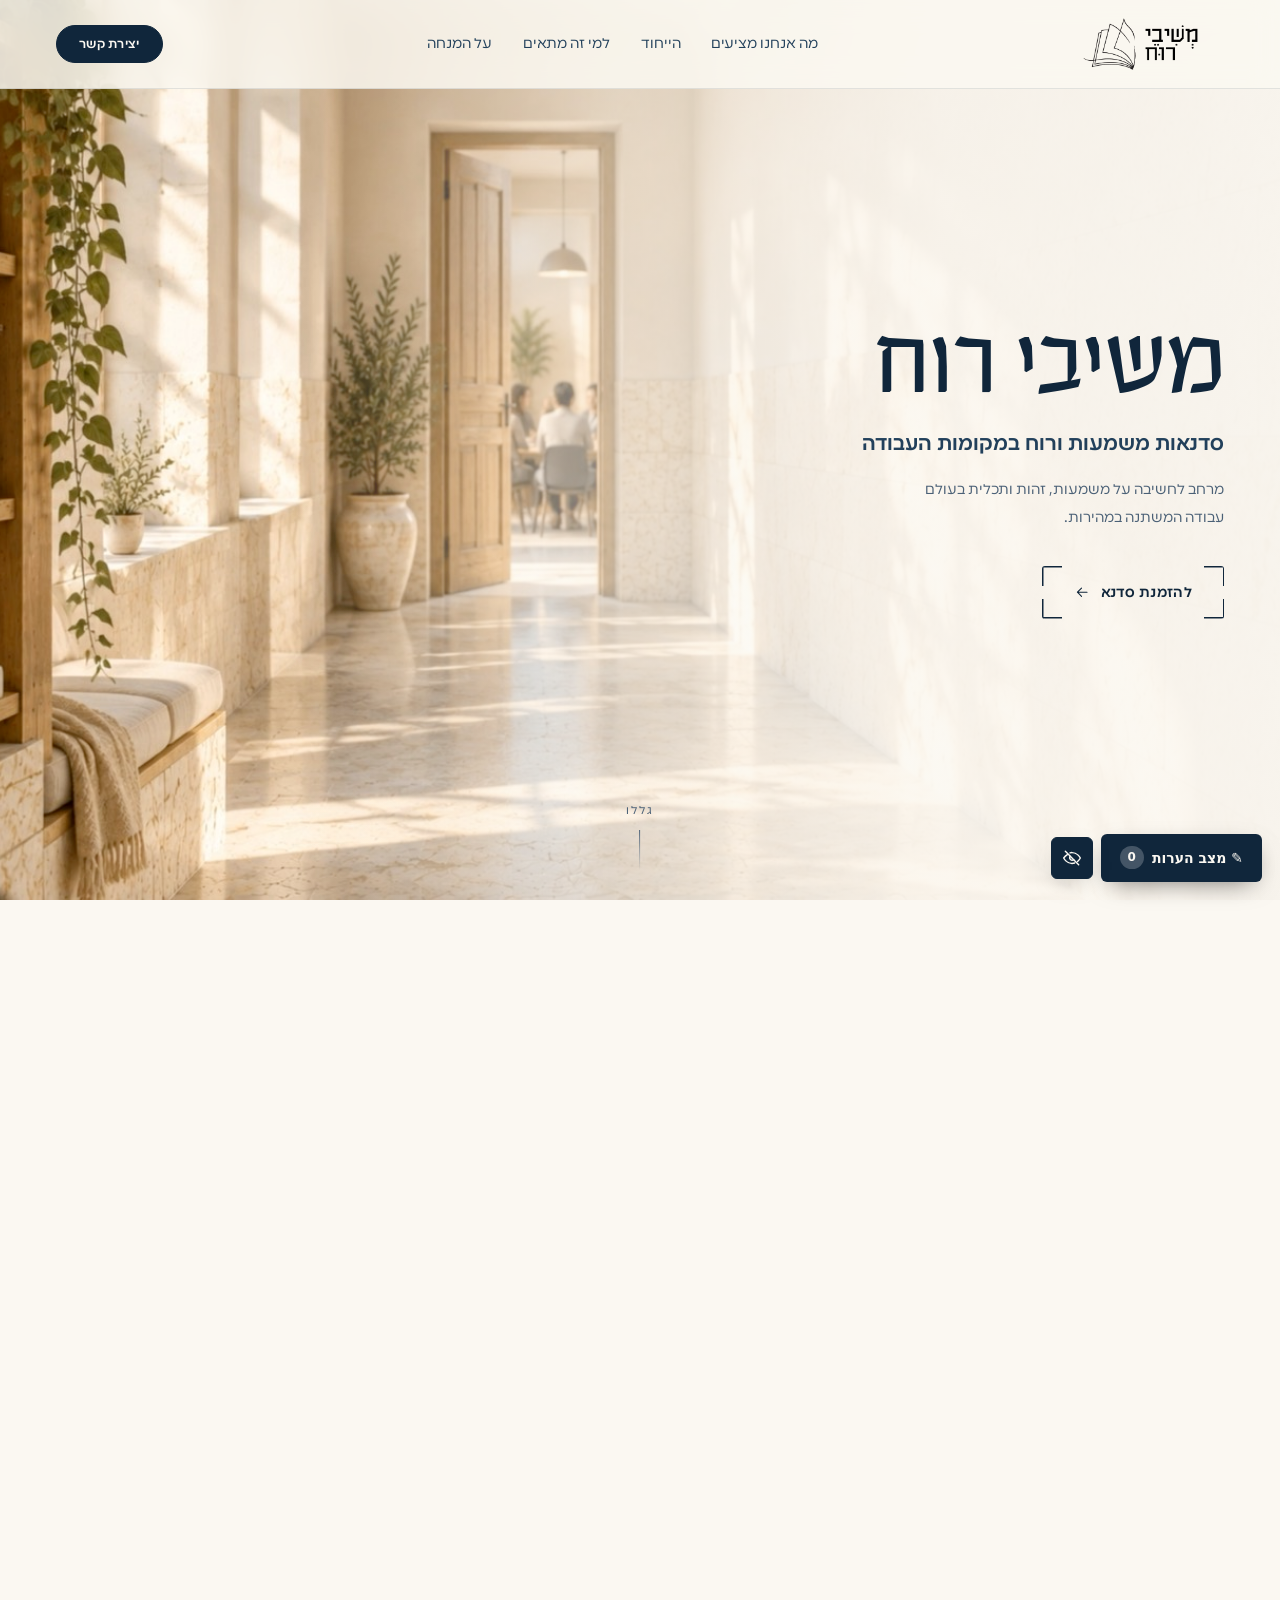
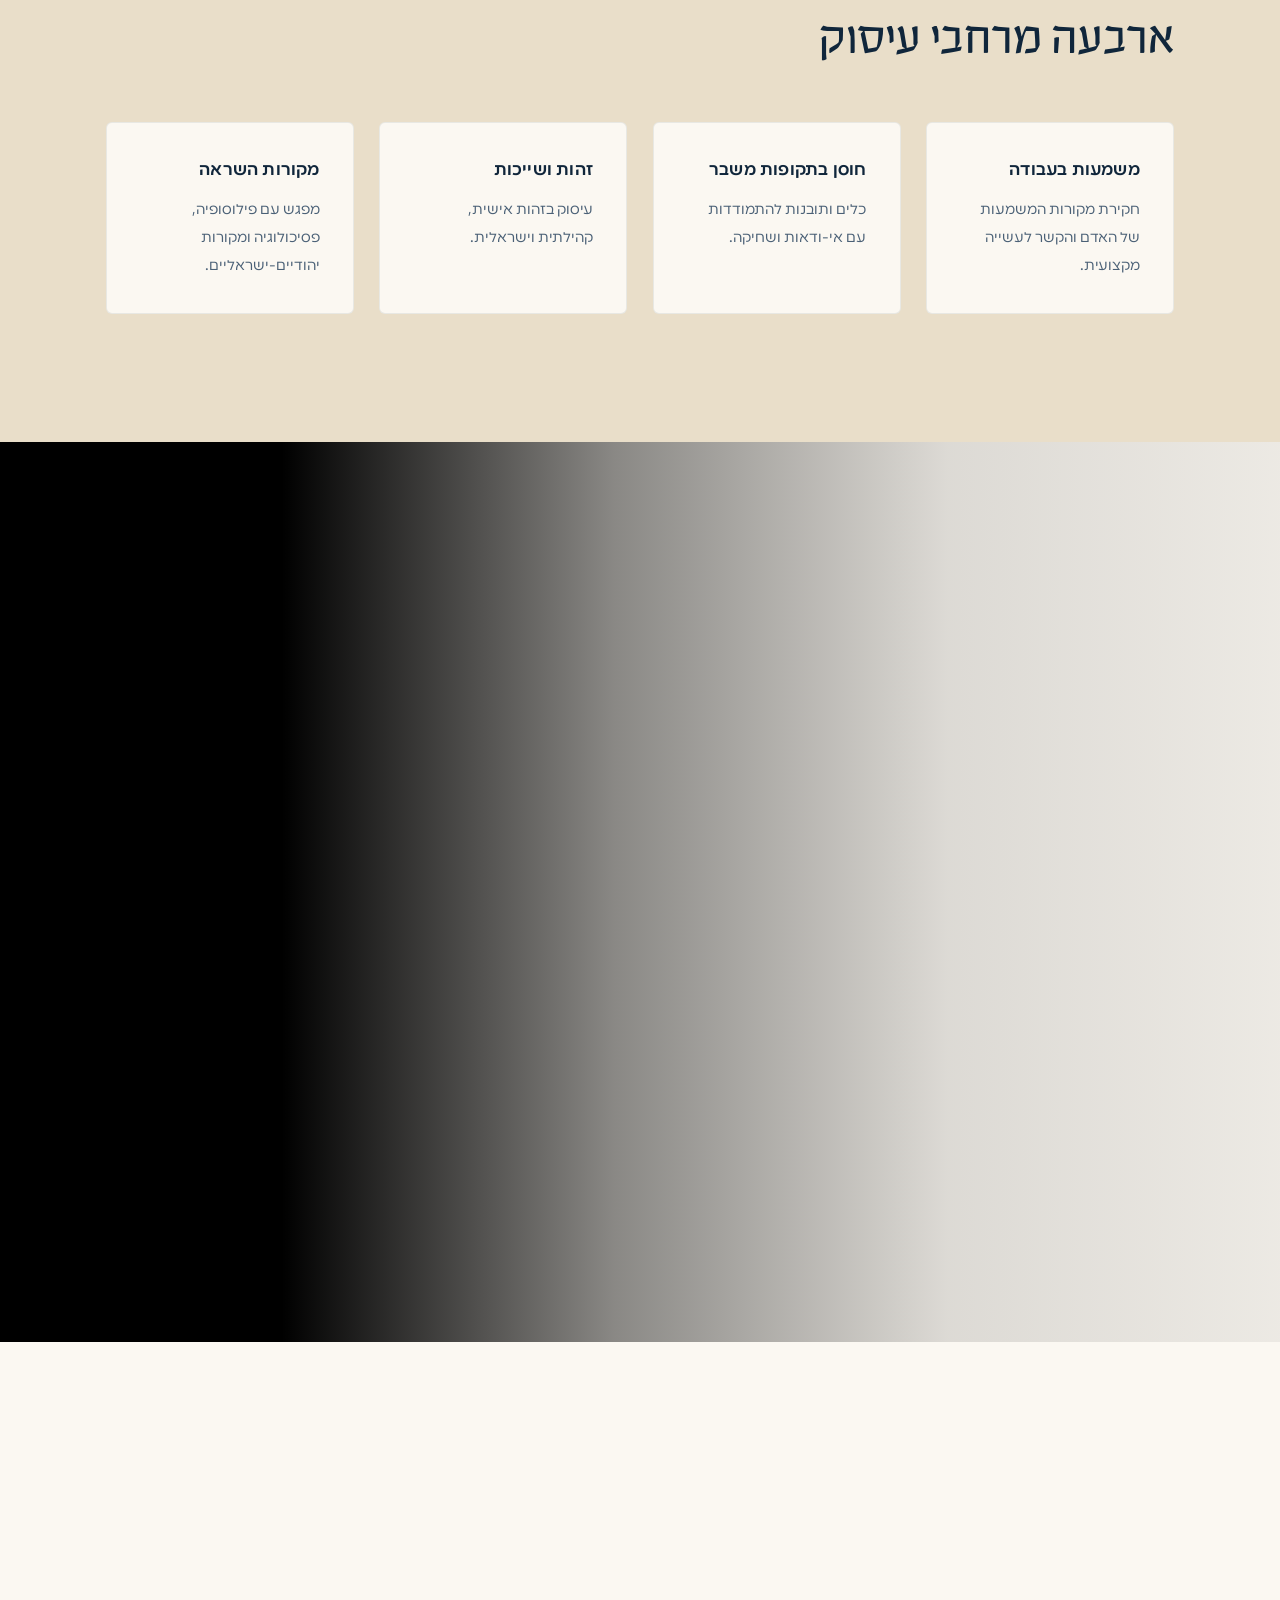
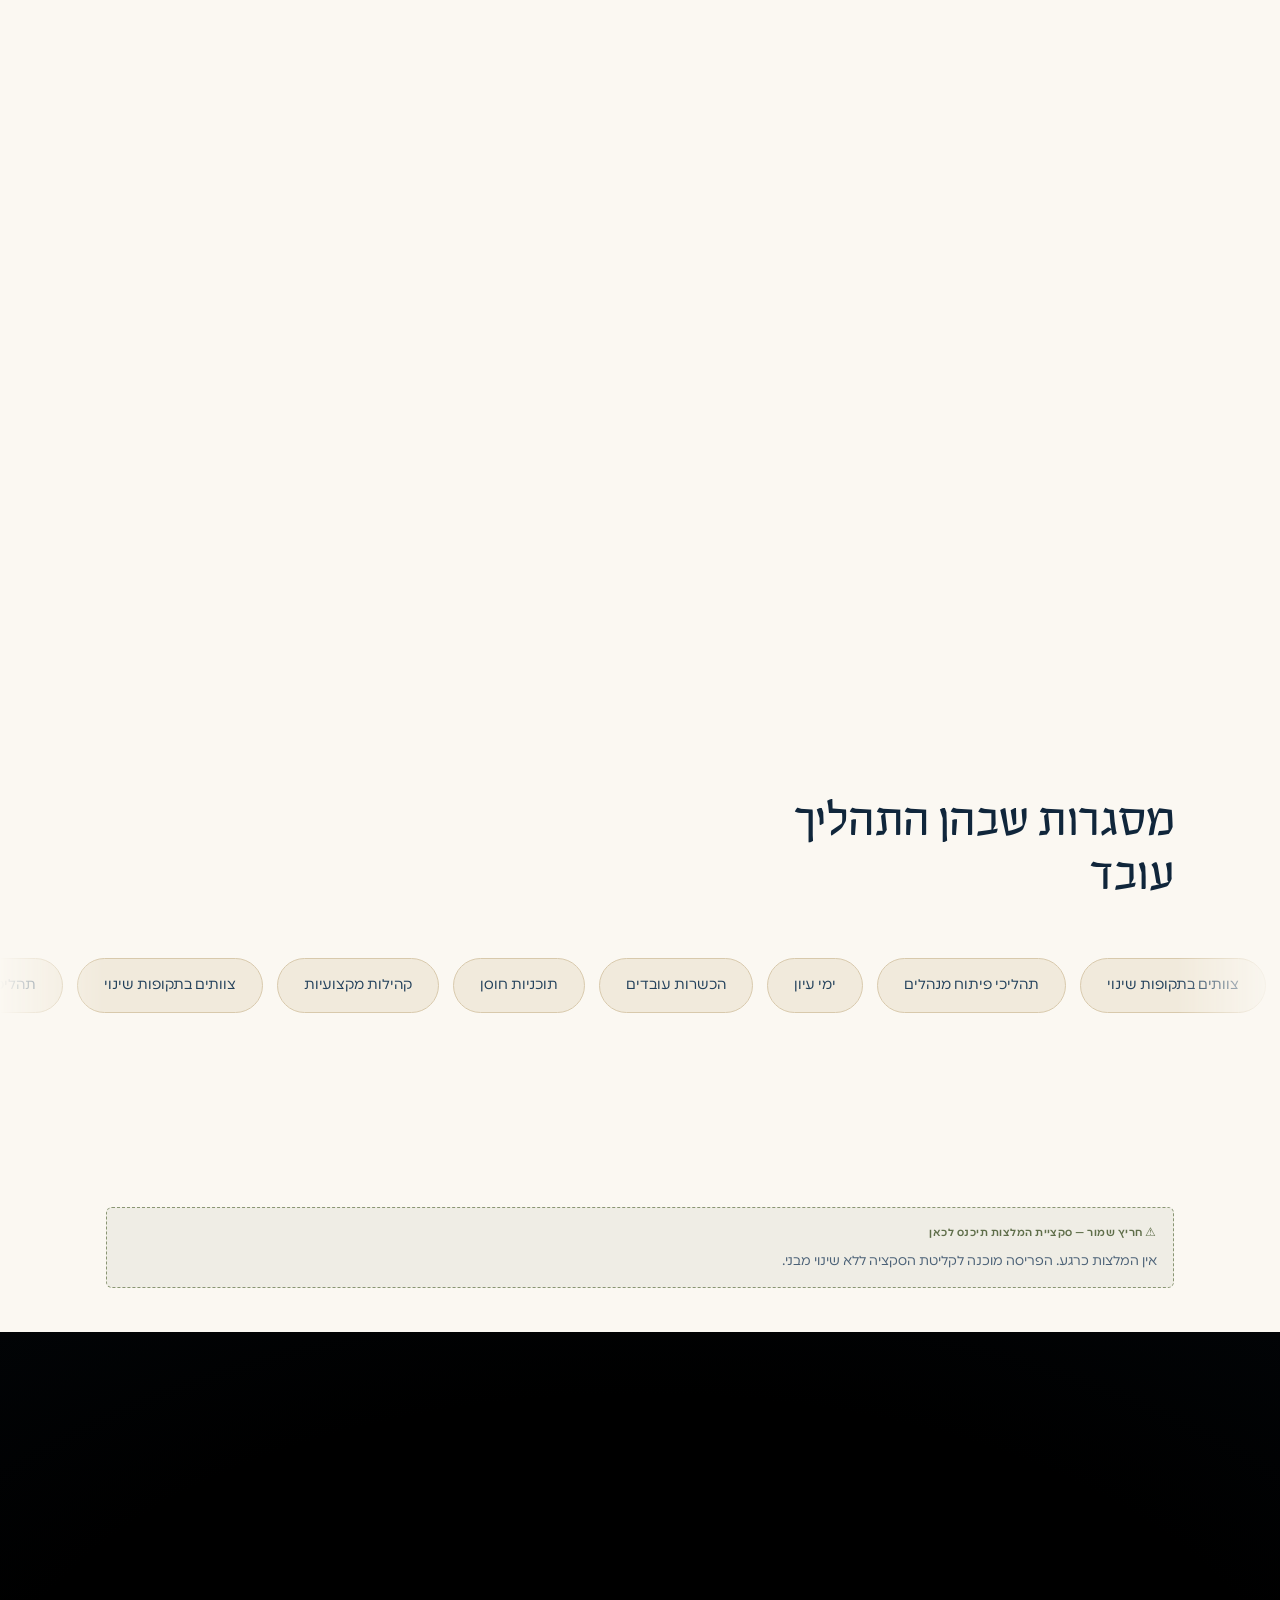
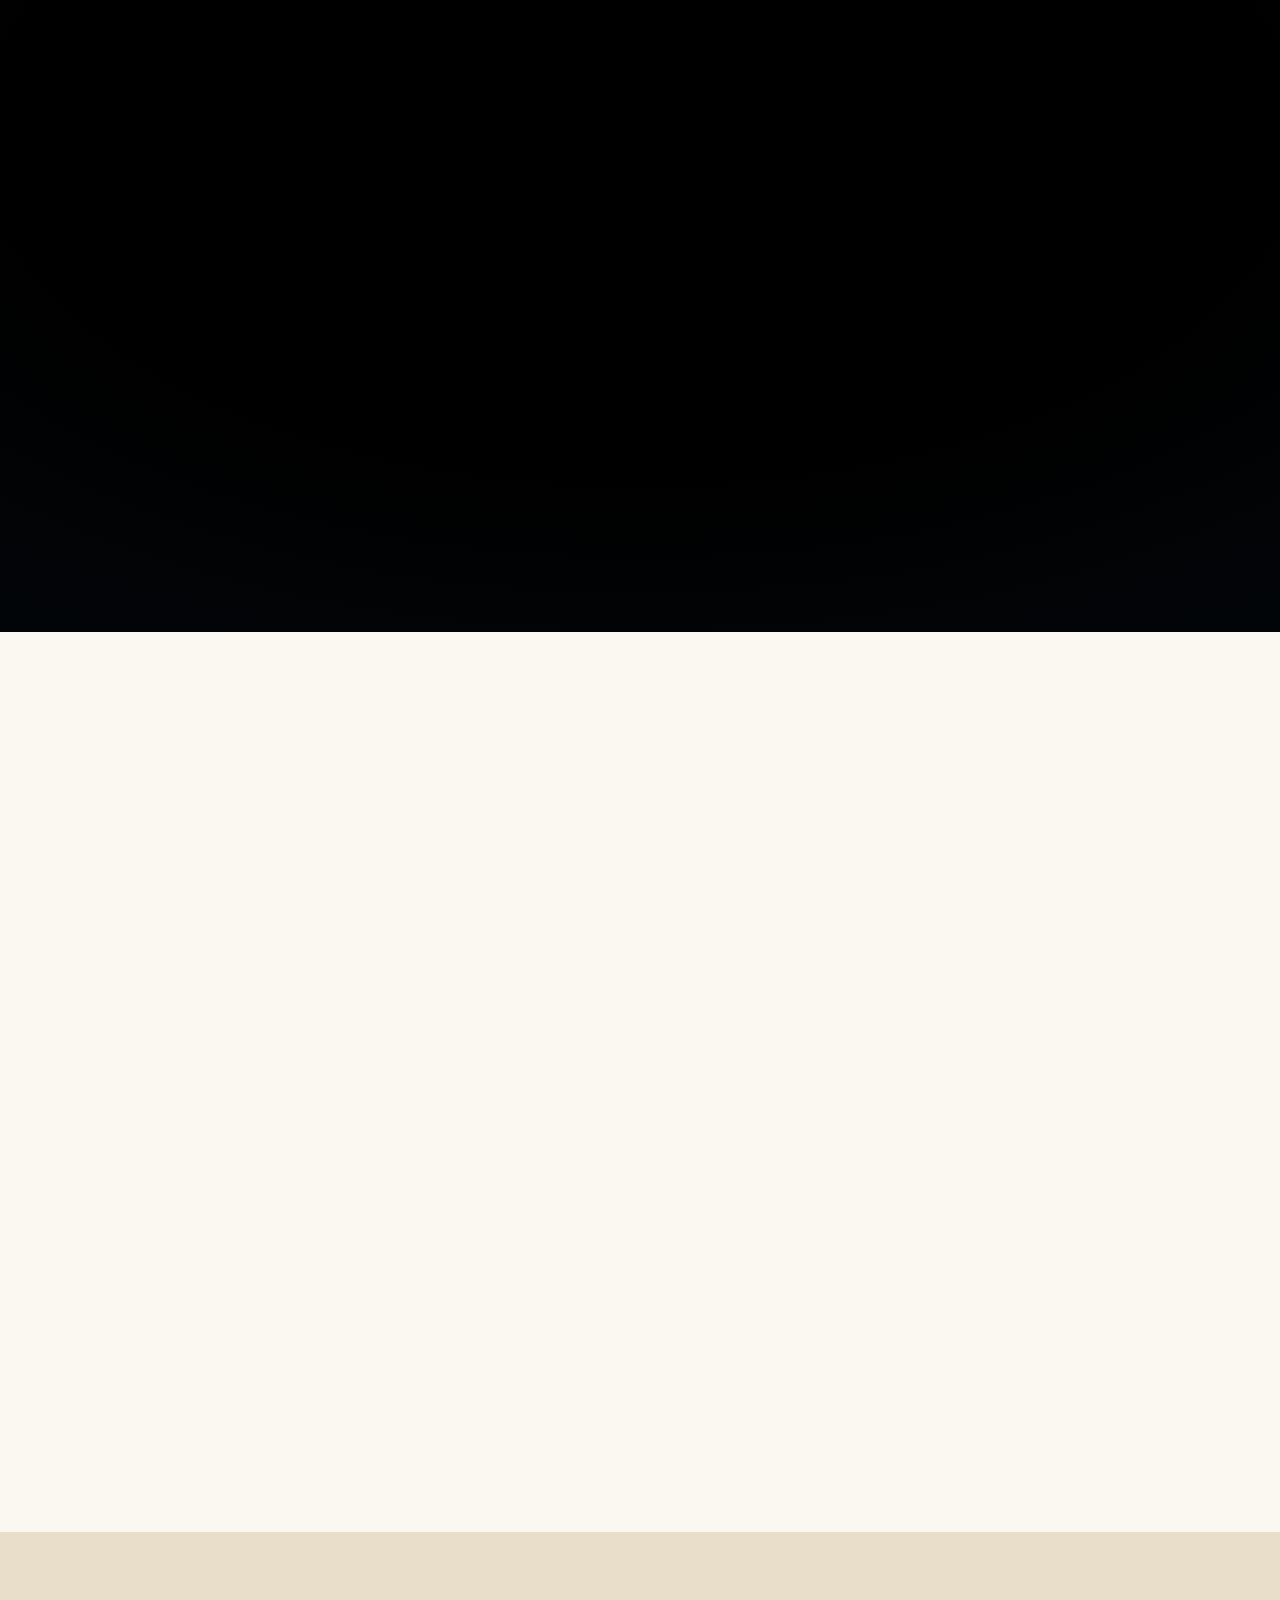
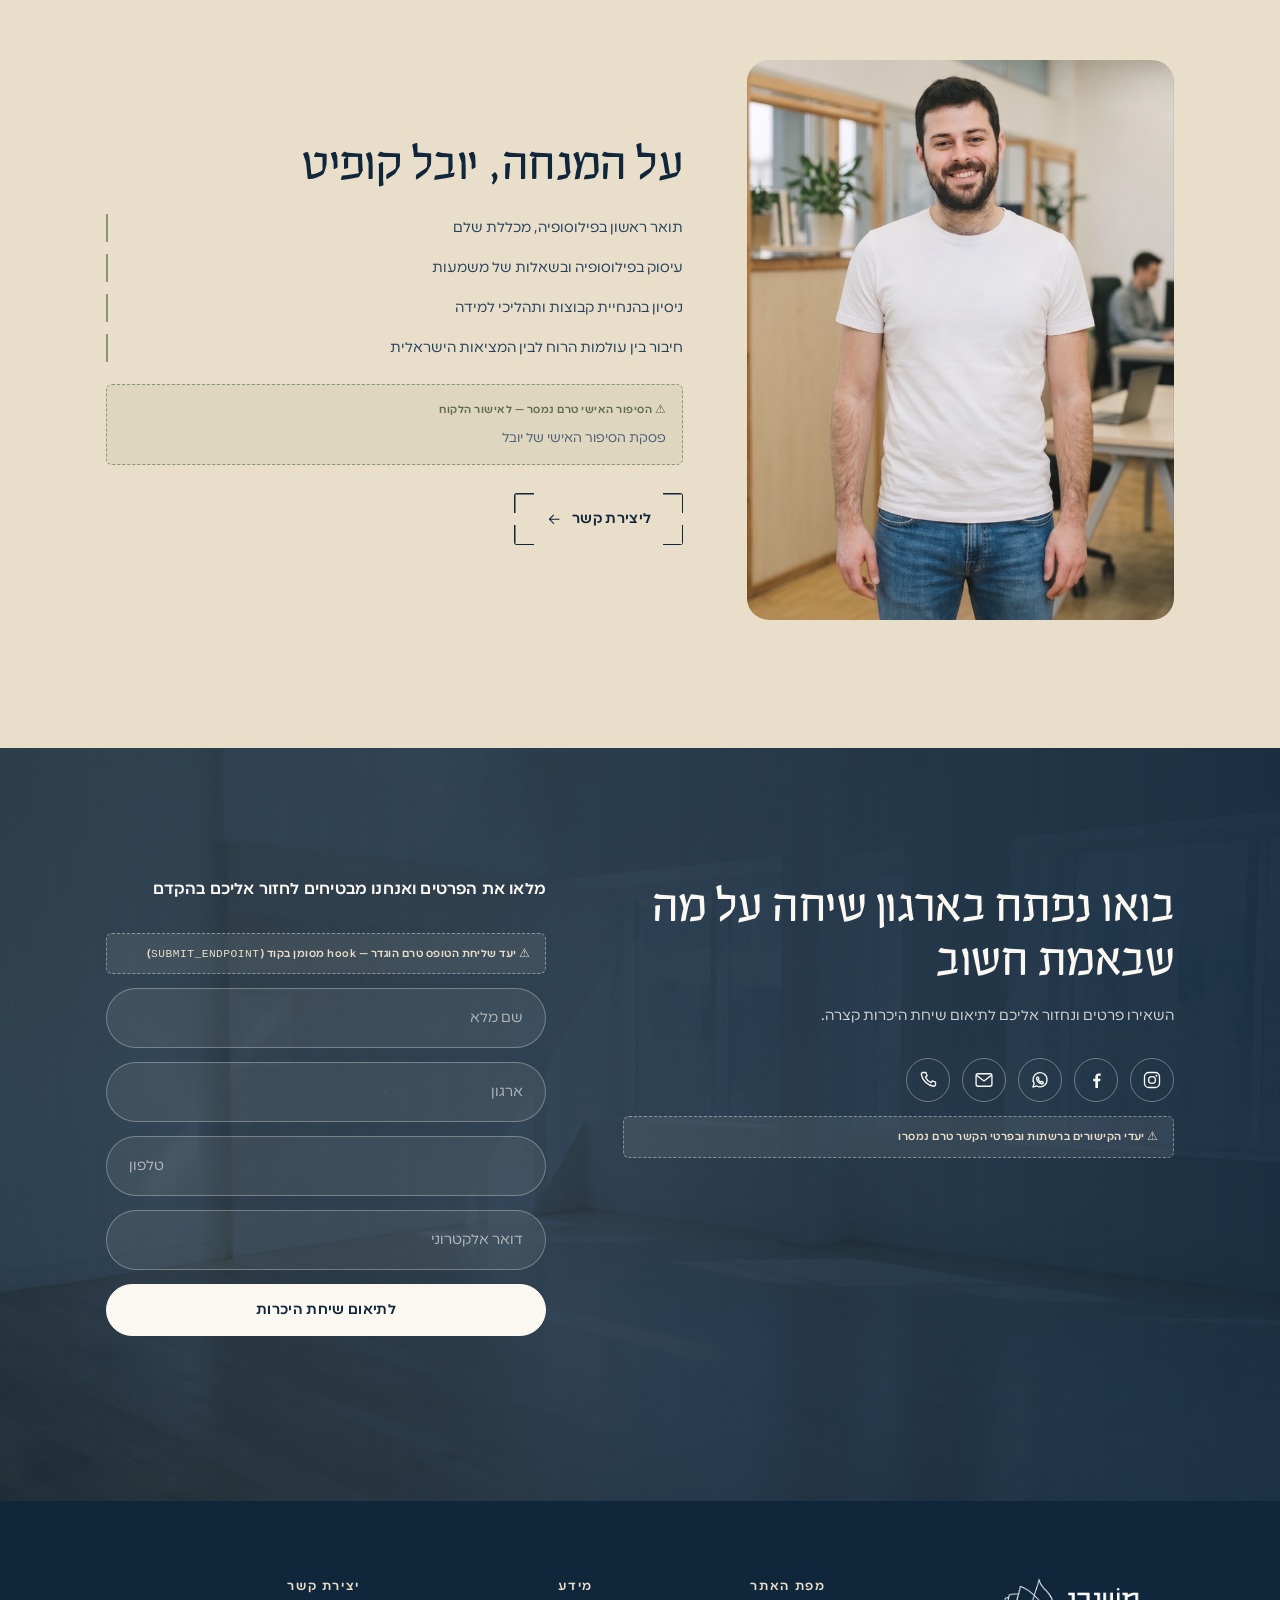
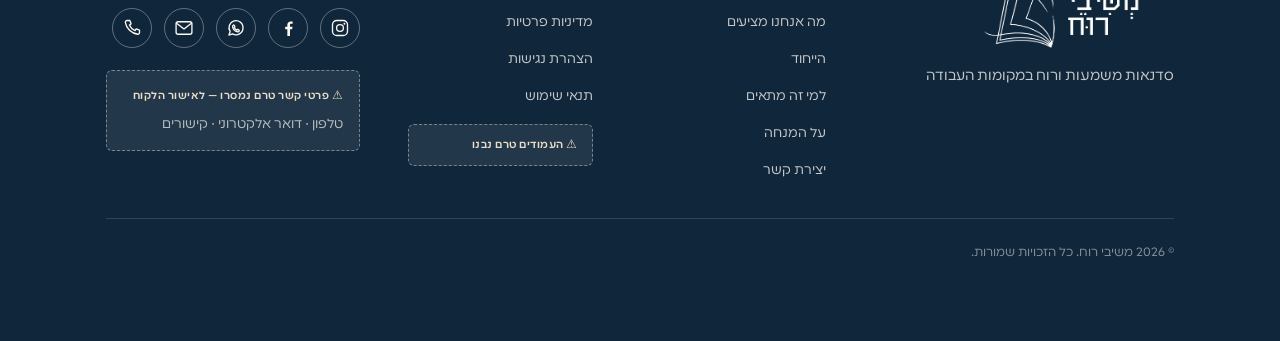
<file: site/index.html>
<!doctype html>
<html lang="he" dir="rtl">
<head>
<meta charset="utf-8">
<meta name="viewport" content="width=device-width, initial-scale=1">
<title>משיבי רוח · סדנאות משמעות ורוח במקומות העבודה</title>
<meta name="description" content="משיבי רוח — סדנאות ותהליכי למידה לארגונים סביב שאלות של משמעות, ערכים, זהות וחוסן אנושי. מרחב לחשיבה בעולם עבודה המשתנה במהירות.">
<meta name="theme-color" content="#10263B">
<meta property="og:type" content="website">
<meta property="og:locale" content="he_IL">
<meta property="og:title" content="משיבי רוח · סדנאות משמעות ורוח במקומות העבודה">
<meta property="og:description" content="מרחב לחשיבה על משמעות, זהות ותכלית בעולם עבודה המשתנה במהירות.">
<meta property="og:image" content="assets/img/poster-v2.jpg">
<link rel="preload" href="assets/fonts/basalt-medium.woff2" as="font" type="font/woff2" crossorigin>
<link rel="preload" href="assets/fonts/discovery-light.woff2" as="font" type="font/woff2" crossorigin>
<link rel="preload" href="assets/fonts/discovery-medium.woff2" as="font" type="font/woff2" crossorigin>
<link rel="stylesheet" href="styles.css">
</head>
<body>

<a class="skip-link" href="#main">דילוג לתוכן הראשי</a>

<svg class="sprite" aria-hidden="true" focusable="false"><defs>
  <symbol id="ic-mail" viewBox="0 0 24 24"><rect x="2.5" y="4.5" width="19" height="15" rx="2.5"/><path d="m3.5 6.5 8.5 6.6 8.5-6.6"/></symbol>
  <symbol id="ic-phone" viewBox="0 0 24 24"><path d="M6.4 3h3l1.5 4-2 1.4a12.4 12.4 0 0 0 6.7 6.7L17 13l4 1.5v3a2 2 0 0 1-2.2 2A17.2 17.2 0 0 1 4 5.2 2 2 0 0 1 6.4 3Z"/></symbol>
  <symbol id="ic-whatsapp" viewBox="0 0 24 24"><path d="M20.4 11.7A8.4 8.4 0 0 1 7.8 19L3.5 20.5 5 16.2a8.4 8.4 0 1 1 15.4-4.5Z"/><path d="M9 8.4c.3-.1.6 0 .8.3l.8 1.4c.1.2.1.5-.1.7l-.6.6c.7 1.4 1.6 2.3 3 3l.6-.6c.2-.2.5-.2.7-.1l1.4.8c.3.2.4.5.3.8-.3.9-1.2 1.4-2.1 1.2-2.9-.6-5.3-3-5.9-5.9-.2-.9.3-1.8 1.1-2.2Z"/></symbol>
  <symbol id="ic-instagram" viewBox="0 0 24 24"><rect x="3" y="3" width="18" height="18" rx="5.2"/><circle cx="12" cy="12" r="4.1"/><circle cx="17.3" cy="6.8" r="1.15" fill="currentColor" stroke="none"/></symbol>
  <symbol id="ic-facebook" viewBox="0 0 24 24"><path d="M14.4 21.5v-8h2.6l.4-3.1h-3V8.5c0-.9.3-1.5 1.6-1.5h1.6V4.2a22 22 0 0 0-2.4-.1c-2.4 0-4 1.5-4 4.1v2.2H8.6v3.1h2.6v8Z" fill="currentColor" stroke="none"/></symbol>
  <symbol id="ic-arrow" viewBox="0 0 24 24"><path d="M19 12H5m0 0 6-6m-6 6 6 6"/></symbol>
</defs></svg>

<header class="nav" id="nav">
  <div class="nav__inner">
    <a class="nav__brand" href="#top" aria-label="משיבי רוח — לראש העמוד">
      <img src="assets/img/logo.png" alt="משיבי רוח" width="459" height="169">
    </a>
    <nav class="nav__links" aria-label="ניווט ראשי">
      <a href="#offer">מה אנחנו מציעים</a>
      <a href="#approach">הייחוד</a>
      <a href="#audience">למי זה מתאים</a>
      <a href="#about">על המנחה</a>
    </nav>
    <a class="btn btn--sm nav__cta" href="#contact">יצירת קשר</a>
    <button class="nav__toggle" type="button" aria-expanded="false" aria-controls="nav" aria-label="פתיחת תפריט">
      <span></span><span></span><span></span>
    </button>
  </div>
</header>

<main id="main">
  <span id="top"></span>

  <!-- ══ 00 + 01 · רצף אחד רציף (סרטון 1) ══ -->
  <section class="cine cine--scene1"
           data-section="00–01 · הירו + השאלות"
           data-seq="v1" data-count="100" data-ext="jpg">
    <div class="cine__sticky">
      <canvas class="cine__canvas" aria-hidden="true"></canvas>
      <img class="cine__poster" src="frames/v1/0001.jpg" alt="מסדרון אבן ירושלמית שבסופו דלת פתוחה אל האור">
      <div class="cine__scrim cine__scrim--side"></div>
      <div class="cine__loader" aria-hidden="true"><i></i></div>

      <div class="cine__stage">
        <!-- 00 · הירו -->
        <div class="beat beat--hero" data-el="hero" data-from="0" data-to="0.26">
          <h1 class="hero__title">משיבי רוח</h1>
          <p class="hero__sub">סדנאות משמעות ורוח במקומות העבודה</p>
          <p class="hero__lead">מרחב לחשיבה על משמעות, זהות ותכלית בעולם עבודה המשתנה במהירות.</p>
          <a class="btn btn--arrow" href="#contact" data-el="hero-cta">
            להזמנת סדנא <svg class="ic" aria-hidden="true"><use href="#ic-arrow"/></svg>
          </a>
        </div>

        <!-- 01 · הבעיה -->
        <div class="beat beat--problem" data-el="problem" data-from="0.34">
          <h2 class="ph ph--title" data-el="problem-title">
            <span class="ph__tag">⚠ כותרת טרם נוסחה — לאישור הלקוח</span>
            <span class="ph__slot">כותרת סקציה 01</span>
          </h2>
          <p class="problem__lead" data-el="problem-lead">
            ארגונים רבים משקיעים ברווחה, בהכשרות ובפיתוח מקצועי. אך לצד האתגרים
            המקצועיים מתעוררות גם שאלות אנושיות עמוקות יותר:
          </p>
          <ul class="qlist" data-el="problem-questions">
            <li data-from="0.50">מה מעניק משמעות לעשייה?</li>
            <li data-from="0.62">כיצד מתמודדים עם חוסר ודאות?</li>
            <li data-from="0.74">מה מחבר בין האדם לבין עבודתו?</li>
            <li data-from="0.86">כיצד בונים חוסן אישי וקהילתי?</li>
          </ul>
        </div>
      </div>

      <div class="scrollcue" data-from="0" data-to="0.2" aria-hidden="true">
        <span>גללו</span><i></i>
      </div>
    </div>
    <span class="anchor" id="problem"></span>
  </section>

  <!-- ══ 02 · מה אנחנו מציעים — סטטי ══ -->
  <section class="band band--sand" id="offer" data-section="02 · מה אנחנו מציעים">
    <div class="wrap">
      <header class="band__head">
        <h2 class="h2">ארבעה מרחבי עיסוק</h2>
      </header>
      <div class="cards">
        <article class="card" data-el="card-meaning">
          <h3>משמעות בעבודה</h3>
          <p>חקירת מקורות המשמעות של האדם והקשר לעשייה מקצועית.</p>
        </article>
        <article class="card" data-el="card-resilience">
          <h3>חוסן בתקופות משבר</h3>
          <p>כלים ותובנות להתמודדות עם אי-ודאות ושחיקה.</p>
        </article>
        <article class="card" data-el="card-identity">
          <h3>זהות ושייכות</h3>
          <p>עיסוק בזהות אישית, קהילתית וישראלית.</p>
        </article>
        <article class="card" data-el="card-sources">
          <h3>מקורות השראה</h3>
          <p>מפגש עם פילוסופיה, פסיכולוגיה ומקורות יהודיים-ישראליים.</p>
        </article>
      </div>
    </div>
  </section>

  <!-- ══ 03 · הייחוד — רצף (סרטון 2) ══ -->
  <section class="cine cine--scene2" id="approach"
           data-section="03 · הייחוד"
           data-seq="v2" data-count="72" data-ext="jpg">
    <div class="cine__sticky">
      <canvas class="cine__canvas" aria-hidden="true"></canvas>
      <img class="cine__poster" src="frames/v2/0001.jpg" alt="מעגל משתתפים בחדר מואר">
      <div class="cine__scrim cine__scrim--side"></div>
      <div class="cine__loader" aria-hidden="true"><i></i></div>

      <div class="cine__stage">
        <div class="beat beat--approach" data-el="approach" data-from="0.04">
          <h2 class="ph ph--title" data-el="approach-opening">
            <span class="ph__tag">⚠ משפט פתיחה טרם דויק — לאישור הלקוח</span>
            <span class="ph__slot">משפט הפתיחה של סקציה 03</span>
          </h2>
          <p class="approach__lead" data-el="approach-lead">
            הסדנאות מבוססות על מסורת ארוכה של עיסוק בשאלות החיים הגדולות, ומשלבות בין:
          </p>
          <ul class="anchors" data-el="approach-pillars">
            <li data-from="0.26">פילוסופיה מודרנית</li>
            <li data-from="0.44">מקורות יהודיים</li>
            <li data-from="0.62">שיח ישראלי עכשווי</li>
            <li data-from="0.80">למידה דיאלוגית</li>
          </ul>
        </div>
      </div>
    </div>
  </section>

  <!-- ══ 04 · למי זה מתאים — סטטי + קרוסלה ══ -->
  <section class="band band--paper" id="audience" data-section="04 · למי זה מתאים">
    <div class="wrap">
      <header class="band__head">
        <h2 class="h2">מסגרות שבהן התהליך עובד</h2>
      </header>
    </div>
    <div class="marquee" data-el="audience-list">
      <div class="marquee__track">
        <ul class="chips">
          <li>צוותים בתקופות שינוי</li>
          <li>תהליכי פיתוח מנהלים</li>
          <li>ימי עיון</li>
          <li>הכשרות עובדים</li>
          <li>תוכניות חוסן</li>
          <li>קהילות מקצועיות</li>
        </ul>
        <ul class="chips" aria-hidden="true">
          <li>צוותים בתקופות שינוי</li>
          <li>תהליכי פיתוח מנהלים</li>
          <li>ימי עיון</li>
          <li>הכשרות עובדים</li>
          <li>תוכניות חוסן</li>
          <li>קהילות מקצועיות</li>
        </ul>
      </div>
    </div>
  </section>

  <!-- ══ חריץ שמור · המלצות ══ -->
  <section class="slot" id="testimonials-slot" data-section="חריץ שמור · המלצות">
    <div class="wrap">
      <div class="ph ph--block">
        <span class="ph__tag">⚠ חריץ שמור — סקציית המלצות תיכנס לכאן</span>
        <span class="ph__slot">אין המלצות כרגע. הפריסה מוכנה לקליטת הסקציה ללא שינוי מבני.</span>
      </div>
    </div>
  </section>

  <!-- ══ אינטרלוד · רצף (סרטון 3) — המעבר אל המנחה ══ -->
  <section class="cine cine--interlude"
           data-section="אינטרלוד · רגע ההנחיה"
           data-seq="v3" data-count="40" data-ext="jpg">
    <div class="cine__sticky">
      <canvas class="cine__canvas" aria-hidden="true"></canvas>
      <img class="cine__poster" src="frames/v3/0001.jpg" alt="מנחה עומד מול קבוצת משתתפים היושבים במעגל ובידיהם דפי מקורות">
      <div class="cine__scrim cine__scrim--vignette"></div>
      <div class="cine__loader" aria-hidden="true"><i></i></div>
    </div>
  </section>

  <!-- ══ 05 · על המנחה — סטטי ══ -->
  <section class="band band--sand" id="about" data-section="05 · על המנחה">
    <div class="wrap split">
      <figure class="split__media">
        <img src="assets/img/yuval.jpg" alt="יובל קופיט, מנחה הסדנאות" width="692" height="1400" loading="lazy" decoding="async">
      </figure>
      <div class="split__body">
        <h2 class="h2">על המנחה, יובל קופיט</h2>
        <ul class="facts" data-el="about-facts">
          <li>תואר ראשון בפילוסופיה, מכללת שלם</li>
          <li>עיסוק בפילוסופיה ובשאלות של משמעות</li>
          <li>ניסיון בהנחיית קבוצות ותהליכי למידה</li>
          <li>חיבור בין עולמות הרוח לבין המציאות הישראלית</li>
        </ul>
        <div class="ph ph--block" data-el="about-story">
          <span class="ph__tag">⚠ הסיפור האישי טרם נמסר — לאישור הלקוח</span>
          <span class="ph__slot">פסקת הסיפור האישי של יובל</span>
        </div>
        <a class="btn btn--arrow about__cta" href="#contact" data-el="about-cta">
          ליצירת קשר <svg class="ic" aria-hidden="true"><use href="#ic-arrow"/></svg>
        </a>
      </div>
    </div>
  </section>

  <!-- ══ 06 · קריאה לפעולה + טופס ══ -->
  <section class="cta" id="contact" data-section="06 · קריאה לפעולה + טופס">
    <div class="cta__bg" aria-hidden="true"></div>
    <div class="wrap cta__inner">
      <div class="cta__text">
        <h2 class="h2 h2--light" data-el="cta-title">בואו נפתח בארגון שיחה על מה שבאמת חשוב</h2>
        <p class="cta__lead">השאירו פרטים ונחזור אליכם לתיאום שיחת היכרות קצרה.</p>

        <div class="social" data-el="cta-social">
          <a href="#" aria-label="אינסטגרם"><svg class="ic" aria-hidden="true"><use href="#ic-instagram"/></svg></a>
          <a href="#" aria-label="פייסבוק"><svg class="ic" aria-hidden="true"><use href="#ic-facebook"/></svg></a>
          <a href="#" aria-label="וואטסאפ"><svg class="ic" aria-hidden="true"><use href="#ic-whatsapp"/></svg></a>
          <a href="#" aria-label="דואר אלקטרוני"><svg class="ic" aria-hidden="true"><use href="#ic-mail"/></svg></a>
          <a href="#" aria-label="טלפון"><svg class="ic" aria-hidden="true"><use href="#ic-phone"/></svg></a>
        </div>
        <p class="ph ph--inline"><span class="ph__tag">⚠ יעדי הקישורים ברשתות ובפרטי הקשר טרם נמסרו</span></p>
      </div>

      <form class="form" id="contact-form" novalidate data-el="contact-form">
        <h3 class="form__title" data-el="form-title">מלאו את הפרטים ואנחנו מבטיחים לחזור אליכם בהקדם</h3>

        <div class="ph ph--inline" data-el="form-endpoint-note">
          <span class="ph__tag">⚠ יעד שליחת הטופס טרם הוגדר — hook מסומן בקוד (<code dir="ltr">SUBMIT_ENDPOINT</code>)</span>
        </div>

        <div class="field">
          <label class="sr-only" for="f-name">שם מלא</label>
          <input id="f-name" name="name" type="text" placeholder="שם מלא" autocomplete="name" required aria-describedby="e-name">
          <p class="err" id="e-name" hidden></p>
        </div>
        <div class="field">
          <label class="sr-only" for="f-org">ארגון</label>
          <input id="f-org" name="org" type="text" placeholder="ארגון" autocomplete="organization" required aria-describedby="e-org">
          <p class="err" id="e-org" hidden></p>
        </div>
        <div class="field">
          <label class="sr-only" for="f-phone">טלפון</label>
          <input id="f-phone" name="phone" type="tel" placeholder="טלפון" inputmode="tel" autocomplete="tel" required aria-describedby="e-phone">
          <p class="err" id="e-phone" hidden></p>
        </div>
        <div class="field">
          <label class="sr-only" for="f-email">דואר אלקטרוני</label>
          <input id="f-email" name="email" type="email" placeholder="דואר אלקטרוני" autocomplete="email" required aria-describedby="e-email">
          <p class="err" id="e-email" hidden></p>
        </div>

        <button class="btn btn--light" type="submit">לתיאום שיחת היכרות</button>

        <p class="form__status" id="form-status" role="status" aria-live="polite"></p>
      </form>
    </div>
  </section>

</main>

<!-- ══ 07 · פוטר ══ -->
<footer class="foot" data-section="07 · פוטר">
  <div class="wrap foot__inner">
    <div class="foot__top">
      <div class="foot__brand">
        <img src="assets/img/logo.png" alt="משיבי רוח" width="459" height="169" loading="lazy">
        <p>סדנאות משמעות ורוח במקומות העבודה</p>
      </div>

      <nav class="foot__nav" aria-label="ניווט תחתון">
        <h2 class="foot__h">מפת האתר</h2>
        <ul>
          <li><a href="#offer">מה אנחנו מציעים</a></li>
          <li><a href="#approach">הייחוד</a></li>
          <li><a href="#audience">למי זה מתאים</a></li>
          <li><a href="#about">על המנחה</a></li>
          <li><a href="#contact">יצירת קשר</a></li>
        </ul>
      </nav>

      <div class="foot__legalnav">
        <h2 class="foot__h">מידע</h2>
        <ul>
          <li><a href="#">מדיניות פרטיות</a></li>
          <li><a href="#">הצהרת נגישות</a></li>
          <li><a href="#">תנאי שימוש</a></li>
        </ul>
        <p class="ph ph--inline"><span class="ph__tag">⚠ העמודים טרם נבנו</span></p>
      </div>

      <div class="foot__contact">
        <h2 class="foot__h">יצירת קשר</h2>
        <div class="social social--foot" data-el="footer-social">
          <a href="#" aria-label="אינסטגרם"><svg class="ic" aria-hidden="true"><use href="#ic-instagram"/></svg></a>
          <a href="#" aria-label="פייסבוק"><svg class="ic" aria-hidden="true"><use href="#ic-facebook"/></svg></a>
          <a href="#" aria-label="וואטסאפ"><svg class="ic" aria-hidden="true"><use href="#ic-whatsapp"/></svg></a>
          <a href="#" aria-label="דואר אלקטרוני"><svg class="ic" aria-hidden="true"><use href="#ic-mail"/></svg></a>
          <a href="#" aria-label="טלפון"><svg class="ic" aria-hidden="true"><use href="#ic-phone"/></svg></a>
        </div>
        <div class="ph ph--block" data-el="footer-contact">
          <span class="ph__tag">⚠ פרטי קשר טרם נמסרו — לאישור הלקוח</span>
          <span class="ph__slot">טלפון · דואר אלקטרוני · קישורים</span>
        </div>
      </div>
    </div>

    <p class="foot__legal">© <span dir="ltr">2026</span> משיבי רוח. כל הזכויות שמורות.</p>
  </div>
</footer>

<script src="main.js"></script>
<script src="annotate.js"></script>
</body>
</html>
</file>
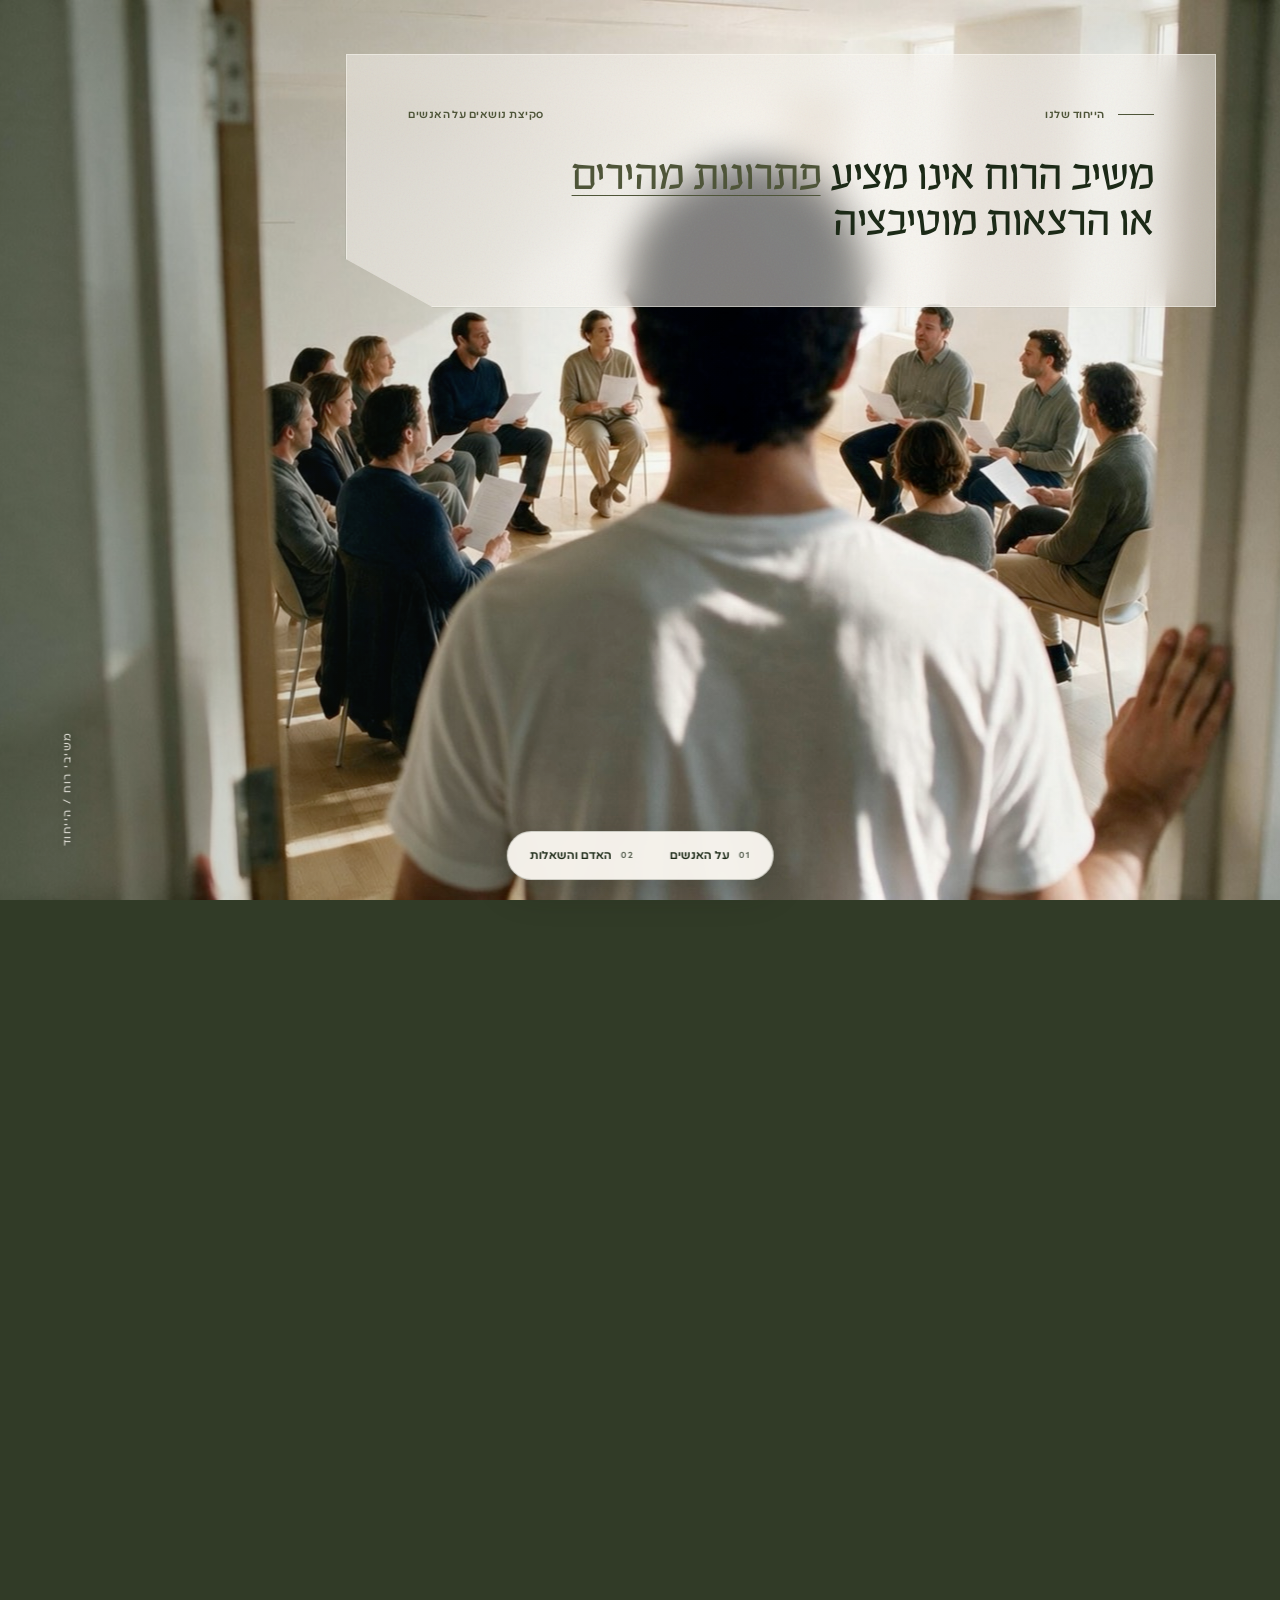
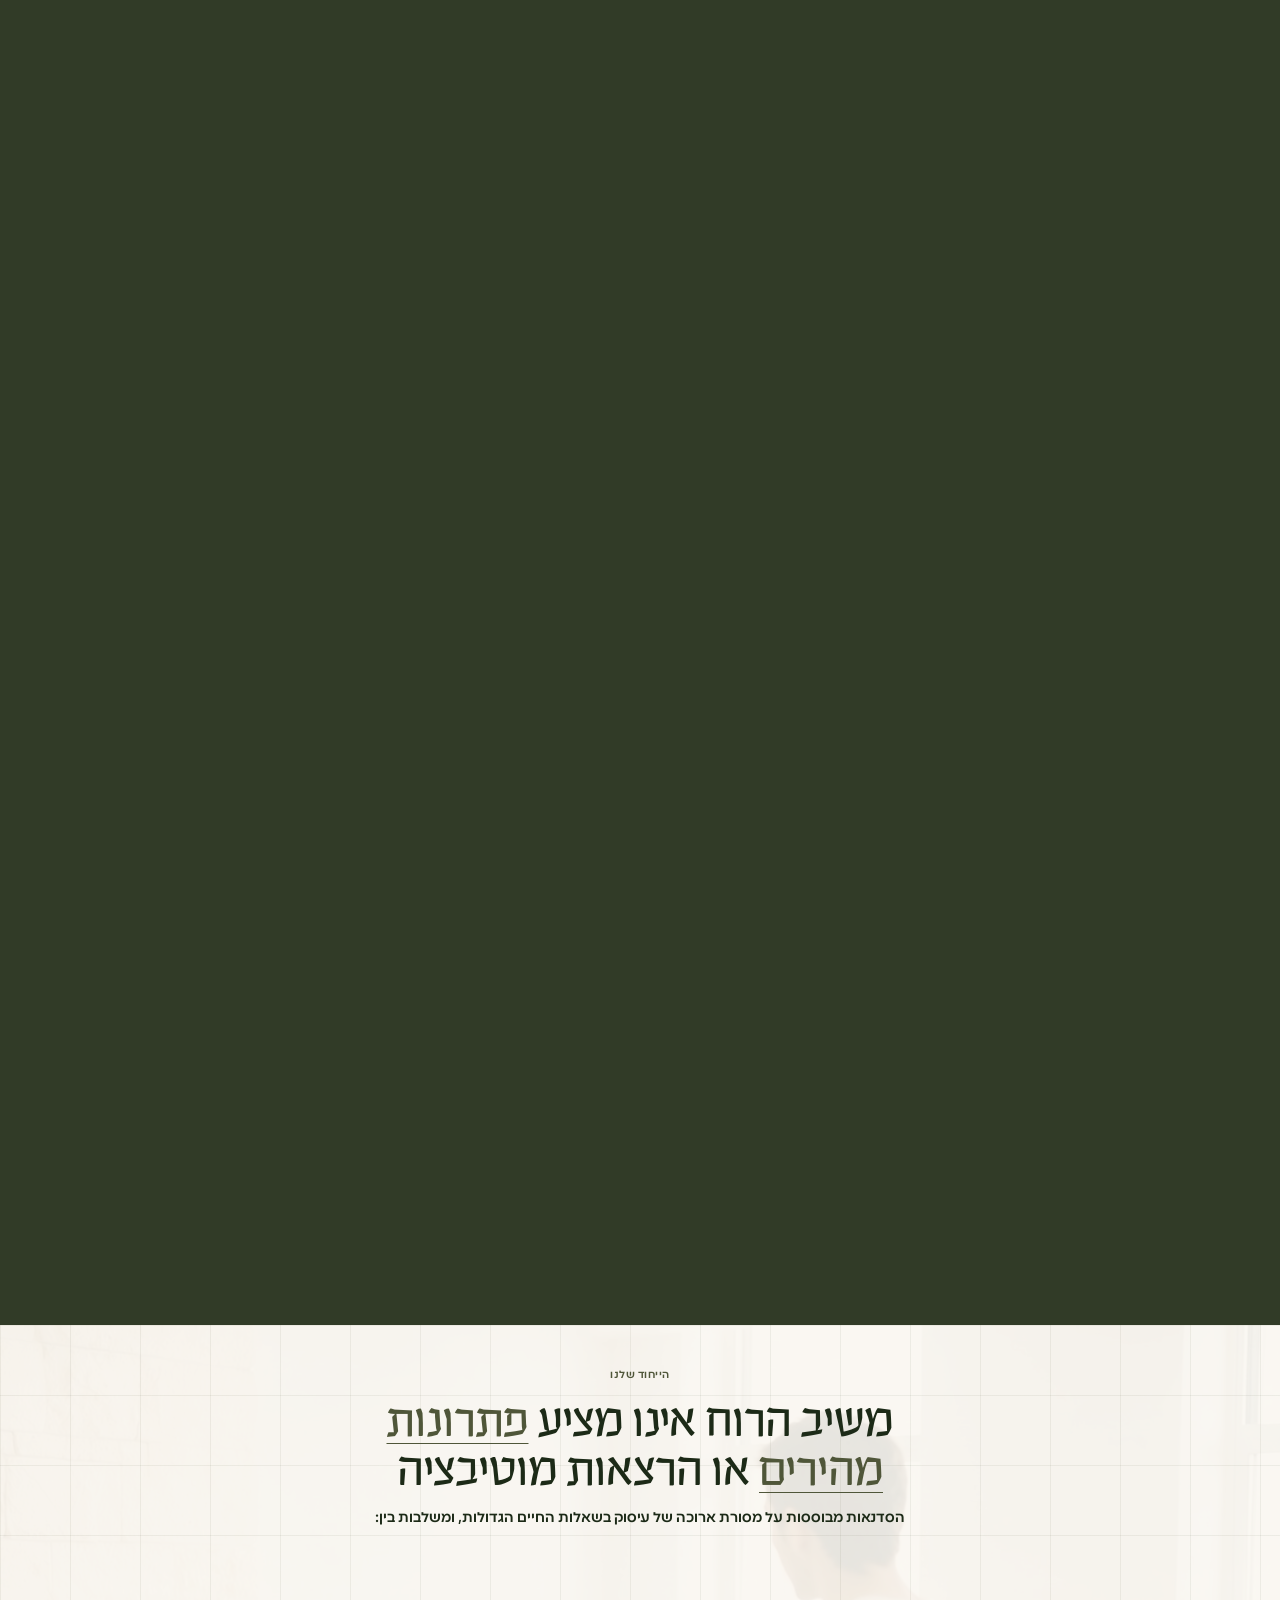
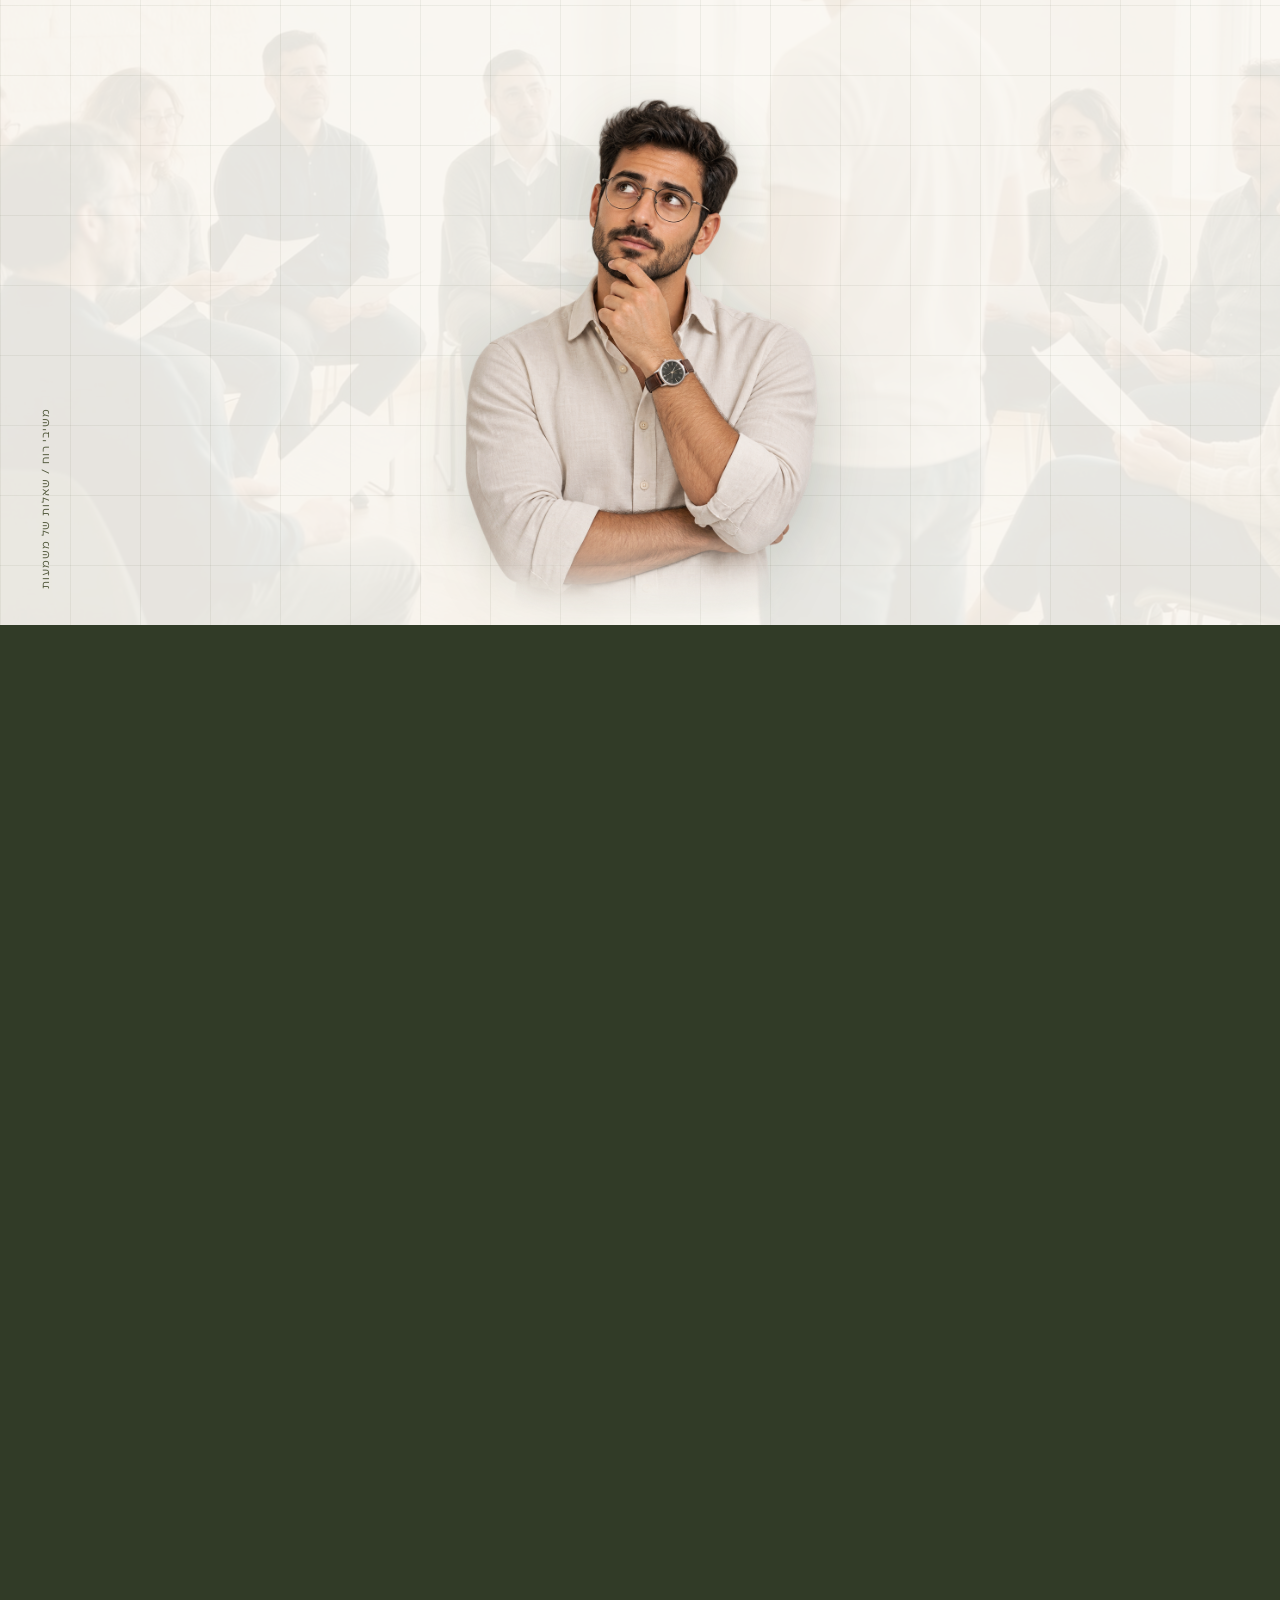
<file: site-v2/approach-sketches.html>
<!doctype html>
<html lang="he" dir="rtl">
<head>
  <meta charset="utf-8">
  <meta name="viewport" content="width=device-width, initial-scale=1">
  <title>משיבי רוח · שתי סקיצות לסקשן הייחוד</title>
  <meta name="theme-color" content="#4f5639">
  <link rel="preload" href="assets/fonts/basalt-medium.woff2" as="font" type="font/woff2" crossorigin>
  <link rel="preload" href="assets/fonts/discovery-light.woff2" as="font" type="font/woff2" crossorigin>
  <link rel="stylesheet" href="approach-sketches.css">
  <script src="approach-sketches.js" defer></script>
</head>
<body>
  <nav class="picker" aria-label="מעבר בין הסקיצות">
    <a href="#sketch-1"><span class="picker__number">01</span> על האנשים</a>
    <a href="#sketch-2"><span class="picker__number">02</span> האדם והשאלות</a>
  </nav>
  <main>
    <section class="sketch sketch--leaves sketch--people" id="sketch-1" aria-labelledby="title-1">
      <div class="sticky">
        <canvas class="film" aria-hidden="true"></canvas>
        <img class="poster" src="frames/v2/0001.jpg" alt="מנחה וקבוצת משתתפים במעגל" width="1600" height="900">
        <div class="leaves__shade" aria-hidden="true"></div>
        <div class="leaves__headline paper-layer">
          <span class="eyebrow"><span class="eyebrow__line"></span> הייחוד שלנו <span class="sketch-number">סקיצת נושאים על האנשים</span></span>
          <h1 id="title-1"><span>משיב הרוח אינו מציע <em>פתרונות מהירים</em></span><span>או הרצאות מוטיבציה</span></h1>
        </div>
        <div class="intro-note paper-layer">
          <p>הסדנאות מבוססות על מסורת ארוכה של עיסוק בשאלות החיים הגדולות, ומשלבות בין:</p>
        </div>
        <ol class="people-points" aria-label="תחומי הסדנאות">
          <li><span>01</span>פילוסופיה מודרנית</li>
          <li><span>02</span>מקורות יהודיים</li>
          <li><span>03</span>שיח ישראלי עכשווי</li>
          <li><span>04</span>למידה דיאלוגית</li>
        </ol>
        <span class="leaves__edge" aria-hidden="true">משיבי רוח / הייחוד</span>
      </div>
    </section>

    <section class="sketch sketch--thought" id="sketch-2" aria-labelledby="title-2">
      <div class="sticky">
        <canvas class="film" aria-hidden="true"></canvas>
        <img class="poster" src="frames/v2/0001.jpg" alt="קבוצת עובדים בסדנה" width="1600" height="900">
        <div class="thought__veil" aria-hidden="true"></div>
        <header class="thought__copy">
          <span class="eyebrow">הייחוד שלנו</span>
          <h1 id="title-2">משיב הרוח אינו מציע <em>פתרונות מהירים</em> או הרצאות מוטיבציה</h1>
          <p>הסדנאות מבוססות על מסורת ארוכה של עיסוק בשאלות החיים הגדולות, ומשלבות בין:</p>
        </header>
        <img class="thought__person" src="assets/thinking-tech-worker.png" alt="עובד הייטק מהרהר בשאלה" width="1024" height="1536">
        <ol class="thought-notes" aria-label="שאלות שעולות במהלך הסדנה">
          <li class="is-active"><span>01</span>מה מעניק משמעות לעשייה?</li>
          <li><span>02</span>כיצד מתמודדים עם חוסר ודאות?</li>
          <li><span>03</span>מה מחבר בין האדם לבין עבודתו?</li>
          <li><span>04</span>כיצד בונים חוסן אישי וקהילתי?</li>
        </ol>
        <span class="thought__edge" aria-hidden="true">משיבי רוח / שאלות של משמעות</span>
      </div>
    </section>
  </main>
</body>
</html>
</file>
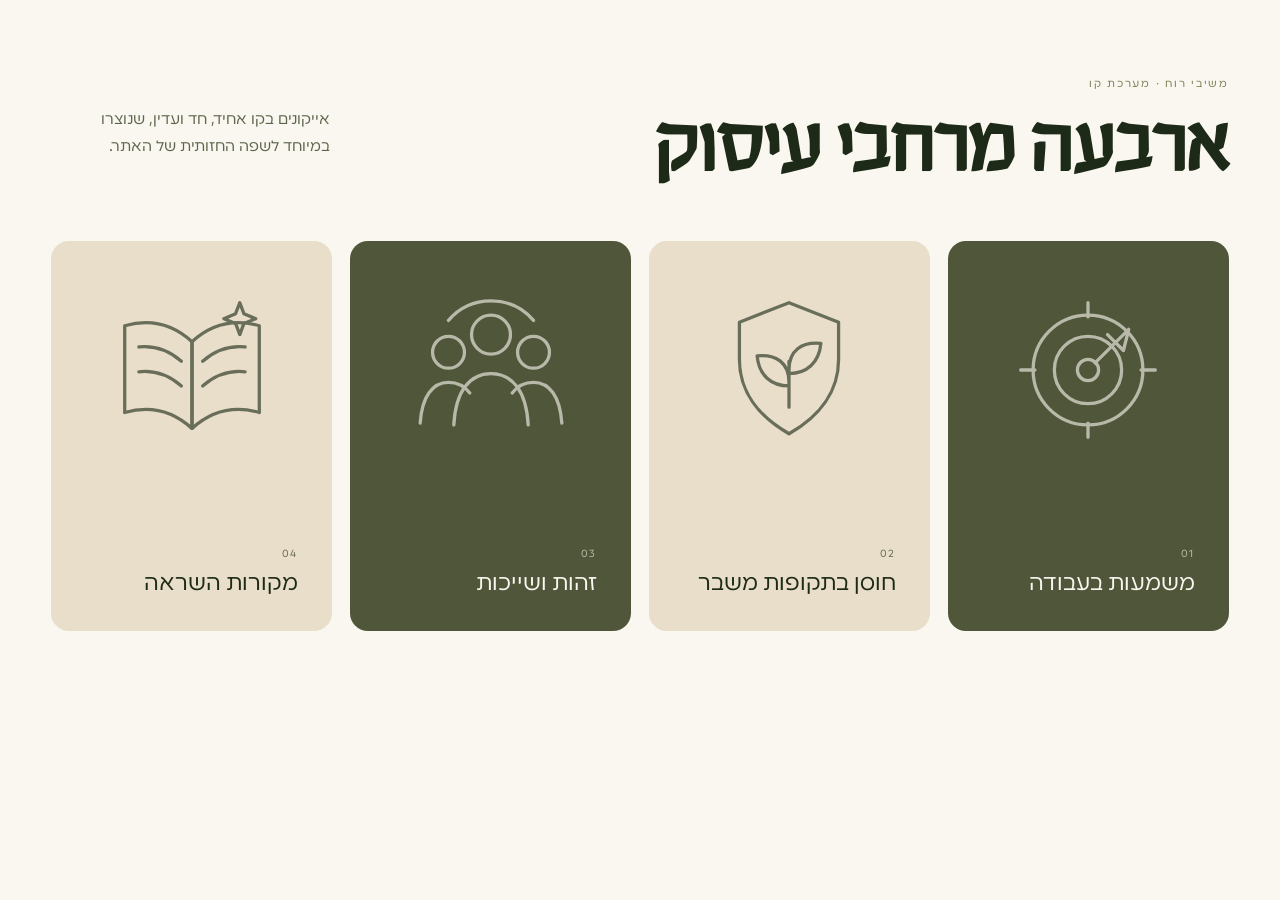
<file: site-v2/icon-preview.html>
<!doctype html>
<html lang="he" dir="rtl">
<head>
<meta charset="utf-8">
<meta name="viewport" content="width=device-width,initial-scale=1">
<title>משיבי רוח — מערכת האייקונים</title>
<link rel="preload" href="assets/fonts/basalt-medium.woff2" as="font" type="font/woff2" crossorigin>
<link rel="preload" href="assets/fonts/discovery-light.woff2" as="font" type="font/woff2" crossorigin>
<style>
@font-face{font-family:Basalt;src:url("assets/fonts/basalt-medium.woff2") format("woff2");font-display:swap}
@font-face{font-family:Discovery;src:url("assets/fonts/discovery-light.woff2") format("woff2");font-display:swap}
*{box-sizing:border-box}body{margin:0;background:#FAF7F0;color:#1C2A17;font-family:Discovery,Arial,sans-serif}
.sheet{min-height:100svh;padding:5vw 4vw}.head{display:flex;align-items:end;justify-content:space-between;gap:40px;margin-bottom:5vw}
.eyebrow{font-size:.78rem;letter-spacing:.14em;color:#747B4D}.head h1{font-family:Basalt,serif;font-size:clamp(3.2rem,6vw,6.6rem);line-height:.95;margin:.7rem 0 0}
.note{max-width:31ch;font-size:1.05rem;line-height:1.6;color:#5d654c}
.grid{display:grid;grid-template-columns:repeat(4,1fr);gap:18px;direction:rtl}
.tile{position:relative;min-height:390px;padding:34px;display:flex;flex-direction:column;justify-content:flex-end;background:#E9DEC9;border-radius:18px;overflow:hidden}
.tile:nth-child(odd){background:#4F5639;color:#FAF7F0}.tile svg{position:absolute;inset:44px 50% auto auto;transform:translateX(50%);width:170px;height:170px;fill:none;stroke:currentColor;stroke-width:1.85;stroke-linecap:round;stroke-linejoin:round;shape-rendering:geometricPrecision;opacity:.62}
.tile span{font-size:.72rem;letter-spacing:.14em;opacity:.62}.tile h2{font-size:1.55rem;font-weight:500;margin:8px 0 0}
@media(max-width:900px){.head{align-items:start;flex-direction:column}.grid{grid-template-columns:1fr 1fr}.tile{min-height:320px}}
@media(max-width:540px){.sheet{padding:40px 20px}.grid{grid-template-columns:1fr}.tile{min-height:290px}}
</style>
</head>
<body>
<svg width="0" height="0" style="position:absolute"><defs>
  <symbol id="meaning" viewBox="0 0 96 96"><circle cx="48" cy="48" r="31"/><circle cx="48" cy="48" r="19"/><circle cx="48" cy="48" r="6"/><path d="M48 10v8M48 78v8M10 48h8M78 48h8M70 26 52 44M71 25l-3 12-9-9"/></symbol>
  <symbol id="resilience" viewBox="0 0 96 96"><path d="M48 10 76 21v21c0 18-10.8 32.2-28 42-17.2-9.8-28-24-28-42V21Z"/><path d="M48 69V43M48 57c-10 0-17-6-18-17 11-1 18 4 18 15M48 50c10 0 17-6 18-17-11-1-18 4-18 15"/></symbol>
  <symbol id="identity" viewBox="0 0 96 96"><circle cx="48" cy="28" r="11"/><circle cx="24" cy="38" r="9"/><circle cx="72" cy="38" r="9"/><path d="M27 79c1-19 9-29 21-29s20 10 21 29M8 78c1-15 7-23 16-23 5 0 9 2 12 6M88 78c-1-15-7-23-16-23-5 0-9 2-12 6"/><path d="M24 20c6-7 14-11 24-11s18 4 24 11"/></symbol>
  <symbol id="sources" viewBox="0 0 96 96"><path d="M10 23c14-4 27-1 38 9v49C37 71 24 68 10 72ZM86 23c-14-4-27-1-38 9v49c11-10 24-13 38-9Z"/><path d="M18 35c9-1 17 2 24 8M78 35c-9-1-17 2-24 8M18 49c9-1 17 2 24 8M78 49c-9-1-17 2-24 8M48 32v49"/><path d="m75 10 2.3 6.2L84 19l-6.7 2.7L75 28l-2.4-6.3L66 19l6.6-2.8Z"/></symbol>
</defs></svg>
<main class="sheet">
  <header class="head"><div><p class="eyebrow">משיבי רוח · מערכת קו</p><h1>ארבעה מרחבי עיסוק</h1></div><p class="note">אייקונים בקו אחיד, חד ועדין, שנוצרו במיוחד לשפה החזותית של האתר.</p></header>
  <section class="grid" aria-label="תצוגת האייקונים">
    <article class="tile"><svg aria-hidden="true"><use href="#meaning"/></svg><span>01</span><h2>משמעות בעבודה</h2></article>
    <article class="tile"><svg aria-hidden="true"><use href="#resilience"/></svg><span>02</span><h2>חוסן בתקופות משבר</h2></article>
    <article class="tile"><svg aria-hidden="true"><use href="#identity"/></svg><span>03</span><h2>זהות ושייכות</h2></article>
    <article class="tile"><svg aria-hidden="true"><use href="#sources"/></svg><span>04</span><h2>מקורות השראה</h2></article>
  </section>
</main>
</body>
</html>
</file>
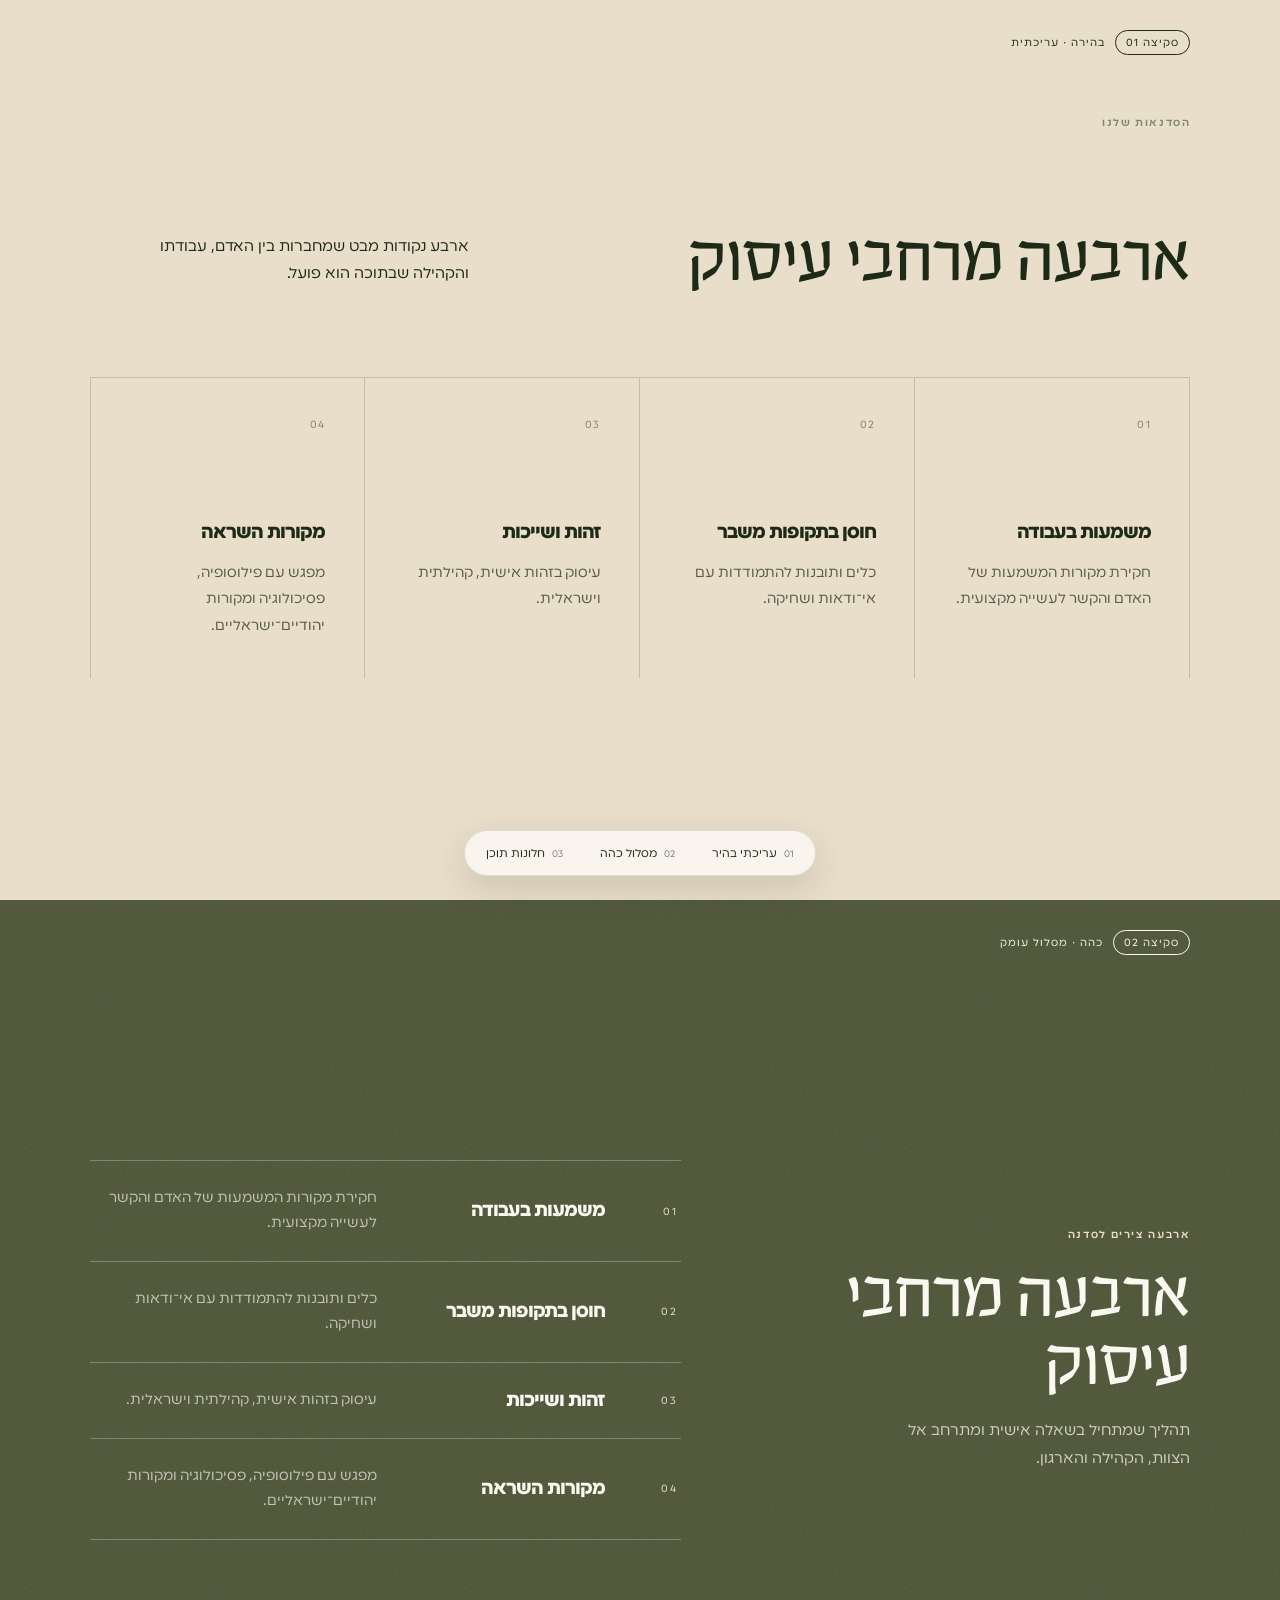
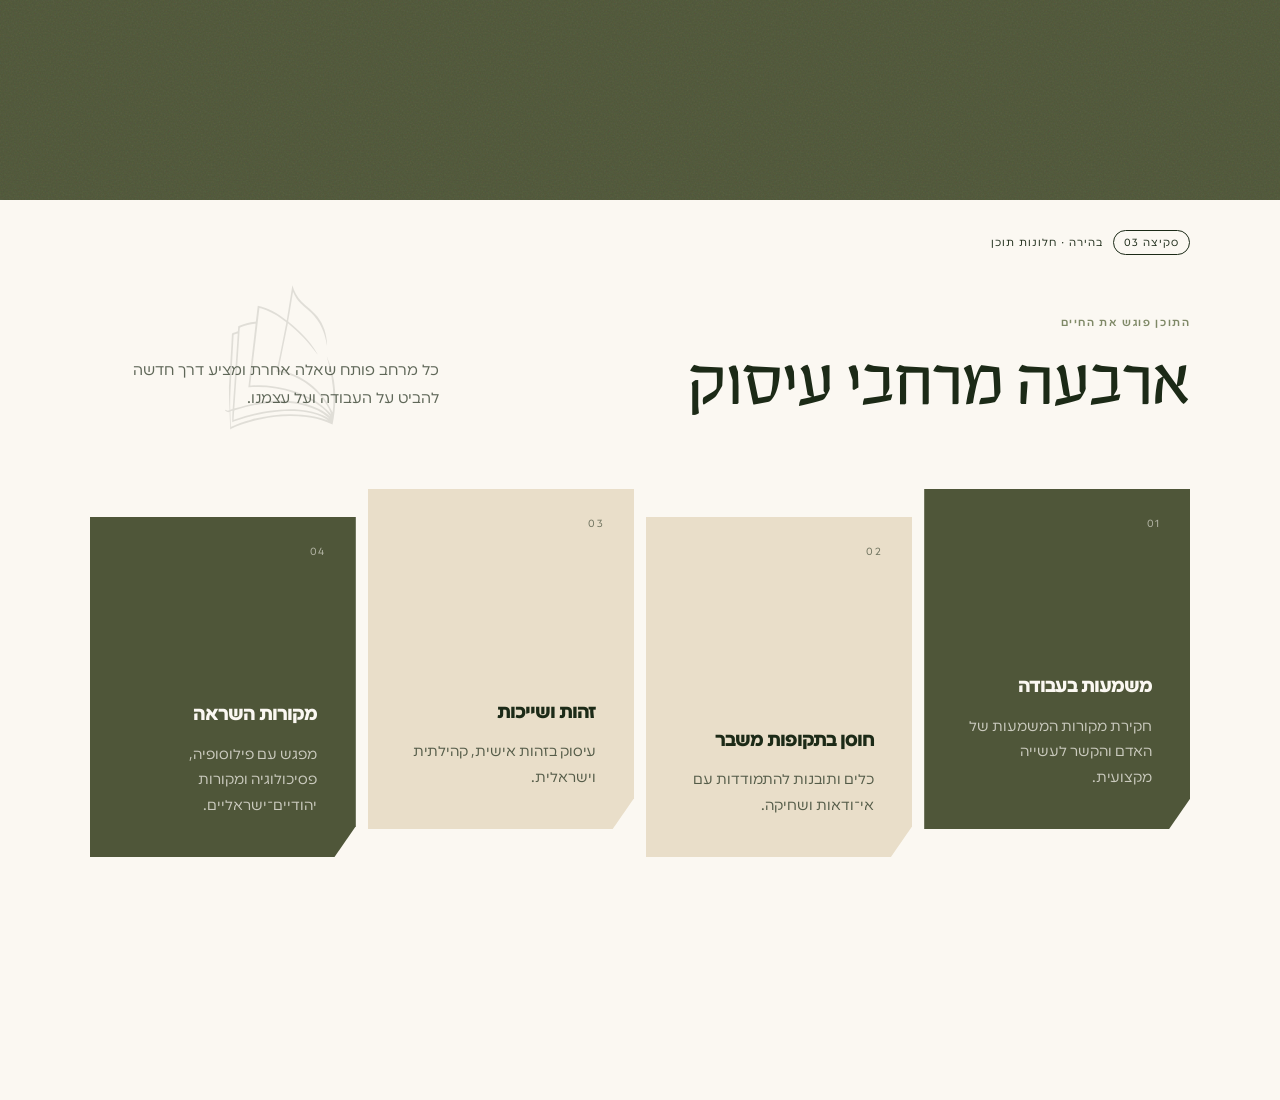
<file: site-v2/offer-sketches.html>
<!doctype html>
<html lang="he" dir="rtl">
<head>
  <meta charset="utf-8">
  <meta name="viewport" content="width=device-width, initial-scale=1">
  <title>משיבי רוח · שלוש סקיצות לאזור העיסוק</title>
  <link rel="preload" href="assets/fonts/basalt-medium.woff2" as="font" type="font/woff2" crossorigin>
  <link rel="preload" href="assets/fonts/discovery-light.woff2" as="font" type="font/woff2" crossorigin>
  <link rel="stylesheet" href="offer-sketches.css">
</head>
<body>
  <nav class="picker" aria-label="מעבר בין הסקיצות">
    <a href="#sketch-1"><span>01</span> עריכתי בהיר</a>
    <a href="#sketch-2"><span>02</span> מסלול כהה</a>
    <a href="#sketch-3"><span>03</span> חלונות תוכן</a>
  </nav>

  <main>
    <section class="sketch sketch--editorial" id="sketch-1" aria-labelledby="title-1">
      <div class="label"><span>סקיצה 01</span> בהירה · עריכתית</div>
      <div class="editorial__head">
        <p class="eyebrow">הסדנאות שלנו</p>
        <h1 id="title-1">ארבעה מרחבי עיסוק</h1>
        <p>ארבע נקודות מבט שמחברות בין האדם, עבודתו והקהילה שבתוכה הוא פועל.</p>
      </div>
      <div class="editorial__grid">
        <article><span class="num">01</span><h2>משמעות בעבודה</h2><p>חקירת מקורות המשמעות של האדם והקשר לעשייה מקצועית.</p></article>
        <article><span class="num">02</span><h2>חוסן בתקופות משבר</h2><p>כלים ותובנות להתמודדות עם אי־ודאות ושחיקה.</p></article>
        <article><span class="num">03</span><h2>זהות ושייכות</h2><p>עיסוק בזהות אישית, קהילתית וישראלית.</p></article>
        <article><span class="num">04</span><h2>מקורות השראה</h2><p>מפגש עם פילוסופיה, פסיכולוגיה ומקורות יהודיים־ישראליים.</p></article>
      </div>
    </section>

    <section class="sketch sketch--dark" id="sketch-2" aria-labelledby="title-2">
      <div class="label label--light"><span>סקיצה 02</span> כהה · מסלול עומק</div>
      <header class="dark__head">
        <p class="eyebrow">ארבעה צירים לסדנה</p>
        <h1 id="title-2">ארבעה מרחבי עיסוק</h1>
        <p>תהליך שמתחיל בשאלה אישית ומתרחב אל הצוות, הקהילה והארגון.</p>
      </header>
      <div class="dark__list">
        <article><span class="num">01</span><h2>משמעות בעבודה</h2><p>חקירת מקורות המשמעות של האדם והקשר לעשייה מקצועית.</p><i></i></article>
        <article><span class="num">02</span><h2>חוסן בתקופות משבר</h2><p>כלים ותובנות להתמודדות עם אי־ודאות ושחיקה.</p><i></i></article>
        <article><span class="num">03</span><h2>זהות ושייכות</h2><p>עיסוק בזהות אישית, קהילתית וישראלית.</p><i></i></article>
        <article><span class="num">04</span><h2>מקורות השראה</h2><p>מפגש עם פילוסופיה, פסיכולוגיה ומקורות יהודיים־ישראליים.</p><i></i></article>
      </div>
    </section>

    <section class="sketch sketch--windows" id="sketch-3" aria-labelledby="title-3">
      <div class="label"><span>סקיצה 03</span> בהירה · חלונות תוכן</div>
      <header class="windows__head">
        <div><p class="eyebrow">התוכן פוגש את החיים</p><h1 id="title-3">ארבעה מרחבי עיסוק</h1></div>
        <p>כל מרחב פותח שאלה אחרת ומציע דרך חדשה להביט על העבודה ועל עצמנו.</p>
        <img class="windows__book" src="assets/img/book-symbol.svg" alt="" aria-hidden="true" width="135" height="181">
      </header>
      <div class="windows__grid">
        <article class="window window--green"><span>01</span><h2>משמעות בעבודה</h2><p>חקירת מקורות המשמעות של האדם והקשר לעשייה מקצועית.</p></article>
        <article class="window"><span>02</span><h2>חוסן בתקופות משבר</h2><p>כלים ותובנות להתמודדות עם אי־ודאות ושחיקה.</p></article>
        <article class="window"><span>03</span><h2>זהות ושייכות</h2><p>עיסוק בזהות אישית, קהילתית וישראלית.</p></article>
        <article class="window window--green"><span>04</span><h2>מקורות השראה</h2><p>מפגש עם פילוסופיה, פסיכולוגיה ומקורות יהודיים־ישראליים.</p></article>
      </div>
    </section>
  </main>
</body>
</html>
</file>
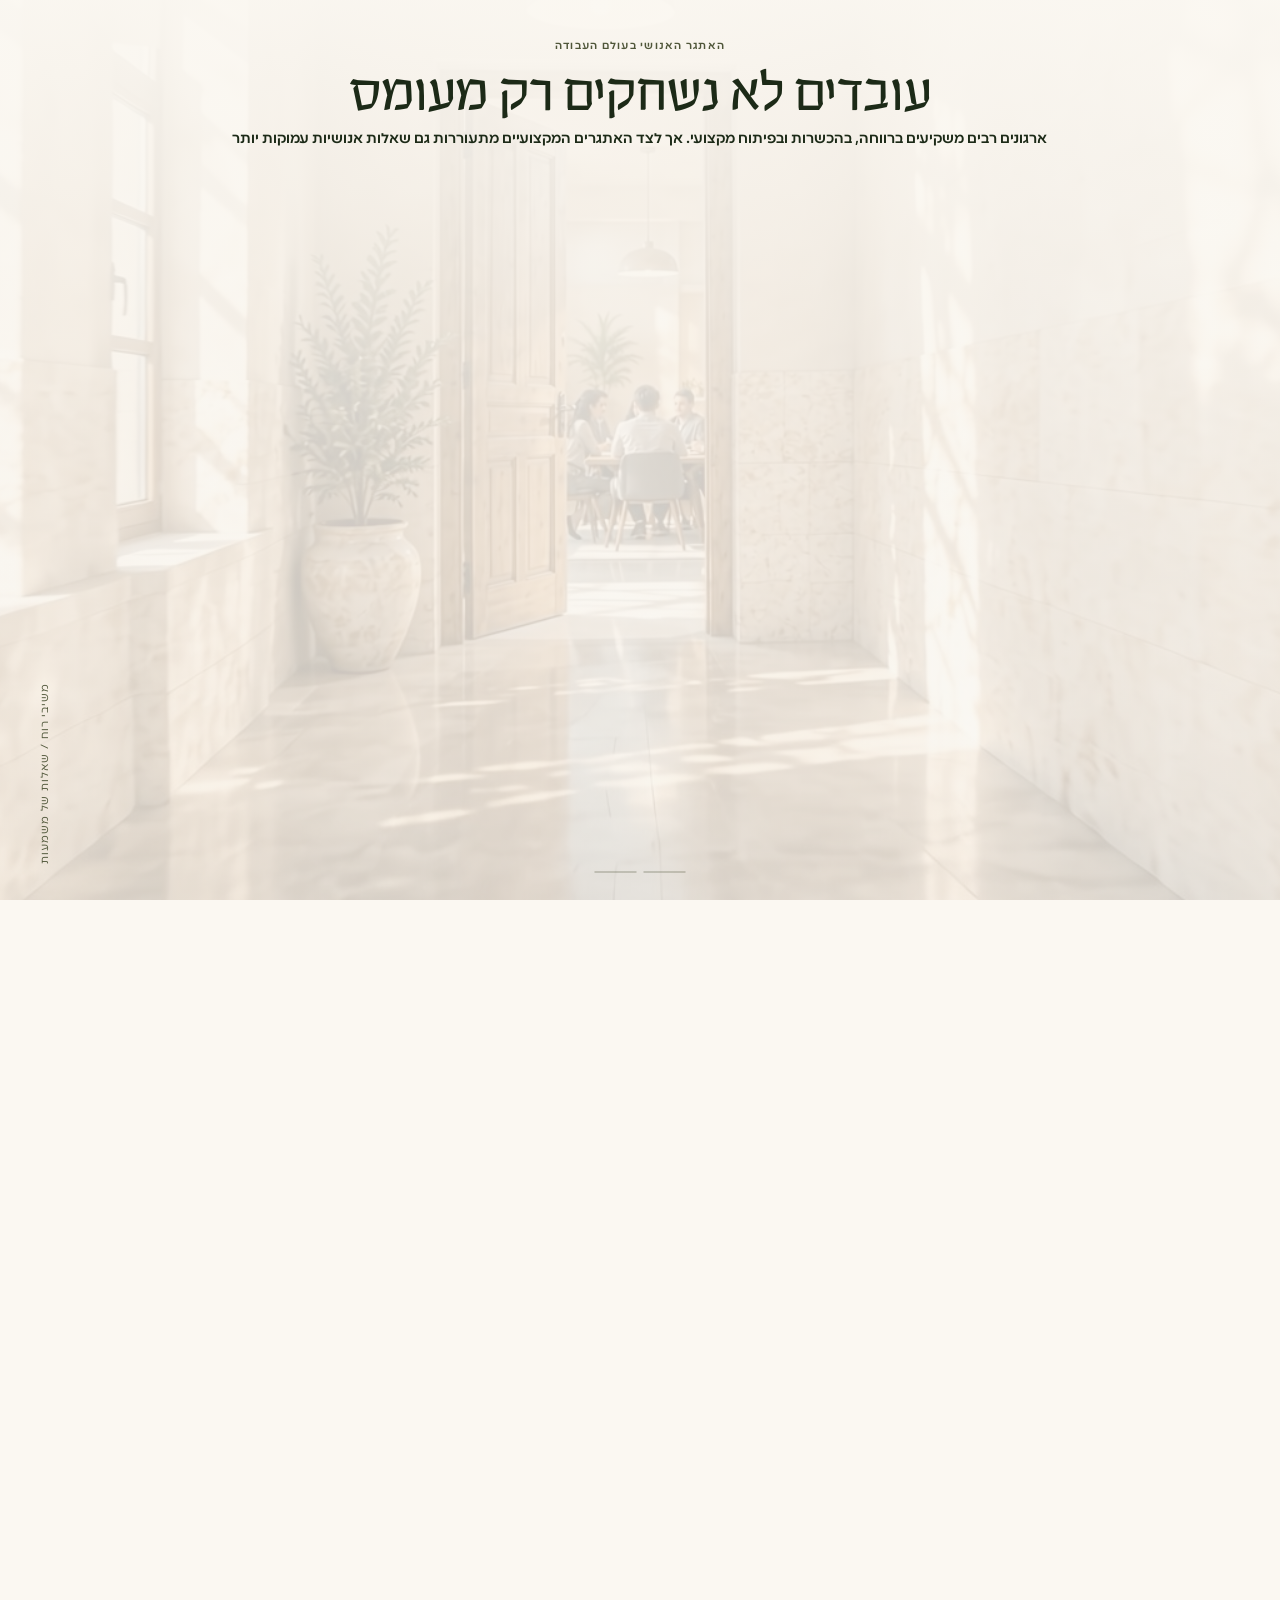
<file: site-v2/problem-sketch.html>
<!doctype html>
<html lang="he" dir="rtl">
<head>
  <meta charset="utf-8">
  <meta name="viewport" content="width=device-width, initial-scale=1">
  <title>משיבי רוח · סקיצה לסקשן השאלות</title>
  <meta name="theme-color" content="#fbf8f2">
  <link rel="preload" href="assets/fonts/basalt-medium.woff2" as="font" type="font/woff2" crossorigin>
  <link rel="preload" href="assets/fonts/discovery-light.woff2" as="font" type="font/woff2" crossorigin>
  <link rel="stylesheet" href="problem-sketch.css">
  <script src="problem-sketch.js" defer></script>
</head>
<body>
  <main class="problem-sketch" aria-labelledby="problem-title">
    <div class="problem-sketch__sticky">
      <canvas class="problem-film" aria-hidden="true"></canvas>
      <img class="problem-poster" src="frames/hero/0036.jpg" alt="מסדרון הנפתח אל חדר ישיבות" width="1600" height="900">
      <div class="problem-fade" aria-hidden="true"></div>

      <header class="problem-copy">
        <span class="problem-copy__eyebrow">האתגר האנושי בעולם העבודה</span>
        <h1 id="problem-title">עובדים לא נשחקים רק מעומס</h1>
        <p>ארגונים רבים משקיעים ברווחה, בהכשרות ובפיתוח מקצועי. אך לצד האתגרים המקצועיים מתעוררות גם שאלות אנושיות עמוקות יותר</p>
      </header>

      <img class="problem-person" src="assets/thinking-tech-worker.png" alt="עובד הייטק מהרהר בשאלות משמעות" width="1024" height="1536">

      <div class="question-pair question-pair--one is-active" aria-label="זוג השאלות הראשון">
        <article class="question-note question-note--right">
          <span aria-hidden="true">01</span>
          <p>מה מעניק משמעות לעשייה?</p>
        </article>
        <article class="question-note question-note--left">
          <span aria-hidden="true">02</span>
          <p>כיצד מתמודדים עם חוסר ודאות?</p>
        </article>
      </div>

      <div class="question-pair question-pair--two" aria-label="זוג השאלות השני">
        <article class="question-note question-note--right">
          <span aria-hidden="true">03</span>
          <p>מה מחבר בין האדם לבין עבודתו?</p>
        </article>
        <article class="question-note question-note--left">
          <span aria-hidden="true">04</span>
          <p>כיצד בונים חוסן אישי וקהילתי?</p>
        </article>
      </div>

      <div class="problem-progress" aria-hidden="true"><i></i><i></i></div>
      <span class="problem-edge" aria-hidden="true">משיבי רוח / שאלות של משמעות</span>
    </div>
  </main>
</body>
</html>
</file>
<file: site-v2/styles.css>
/* ═══ משיבי רוח · סקיצה ב׳ ═══ */

@font-face{
  font-family:"Basalt";
  src:url("assets/fonts/basalt-medium.woff2") format("woff2"),
      url("assets/fonts/basalt-medium.woff") format("woff");
  font-weight:500;font-style:normal;font-display:swap;
}
@font-face{
  font-family:"Discovery";
  src:url("assets/fonts/discovery-light.woff2") format("woff2"),
      url("assets/fonts/discovery-light.woff") format("woff");
  font-weight:300;font-style:normal;font-display:swap;
}
@font-face{
  font-family:"Discovery";
  src:url("assets/fonts/discovery-medium.woff2") format("woff2"),
      url("assets/fonts/discovery-medium.woff") format("woff");
  font-weight:500;font-style:normal;font-display:swap;
}

:root{
  --ink:#1C2A17;
  --ink-soft:#324327;
  --ink-mute:#5B6B53;
  --olive-deep:#4F5639;
  --olive-deep-2:#3C4129;
  --olive:#6B7A52;
  --olive-soft:#9BA886;
  --sand:#E9DEC9;
  --sand-deep:#D8C9AC;
  --stone:#F1EADC;
  --paper:#FBF8F2;
  --white:#FFFFFF;

  --wrap:1180px;
  --pad:clamp(20px,5vw,56px);
  --nav-h:140px;
  --r:6px;
  --r-btn:999px;
  --r-img:22px;
  --hero-grain:url("data:image/svg+xml,%3Csvg xmlns='http://www.w3.org/2000/svg' width='240' height='240' viewBox='0 0 240 240'%3E%3Cfilter id='n'%3E%3CfeTurbulence type='fractalNoise' baseFrequency='.58' numOctaves='4' seed='7' stitchTiles='stitch'/%3E%3CfeColorMatrix type='saturate' values='0'/%3E%3C/filter%3E%3Crect width='100%25' height='100%25' filter='url(%23n)' opacity='.46'/%3E%3C/svg%3E");
  --hero-fibers:url("data:image/svg+xml,%3Csvg xmlns='http://www.w3.org/2000/svg' width='520' height='520' viewBox='0 0 520 520'%3E%3Cfilter id='f'%3E%3CfeTurbulence type='fractalNoise' baseFrequency='.034' numOctaves='4' seed='19' stitchTiles='stitch'/%3E%3CfeColorMatrix type='saturate' values='0'/%3E%3C/filter%3E%3Crect width='100%25' height='100%25' filter='url(%23f)' opacity='.3'/%3E%3C/svg%3E");
  --ease:cubic-bezier(.22,.61,.36,1);
}

*,*::before,*::after{box-sizing:border-box}
html{scroll-behavior:smooth;scroll-padding-top:var(--nav-h);-webkit-text-size-adjust:100%}
body{
  margin:0;background:var(--paper);color:var(--ink);
  font-family:"Discovery","Heebo",system-ui,sans-serif;font-weight:300;
  font-size:clamp(16px,1.05vw,18px);line-height:1.75;
  text-align:right;overflow-x:hidden;
}
img{max-width:100%;display:block}
h1,h2,h3{font-family:"Basalt",Georgia,serif;font-weight:500;line-height:1.18;margin:0;letter-spacing:.01em}
p,ul{margin:0}
ul{list-style:none;padding:0}
a{color:inherit}
:focus-visible{outline:2px solid var(--sand);outline-offset:3px;border-radius:2px}

.wrap{max-width:var(--wrap);margin-inline:auto;padding-inline:var(--pad)}
.sprite{position:absolute;width:0;height:0;overflow:hidden}
.ic{width:1.05em;height:1.05em;fill:none;stroke:currentColor;stroke-width:1.6;
    stroke-linecap:round;stroke-linejoin:round;flex:none}
.sr-only{
  position:absolute;width:1px;height:1px;padding:0;margin:-1px;
  overflow:hidden;clip:rect(0 0 0 0);white-space:nowrap;border:0;
}
.skip-link{
  position:absolute;inset-block-start:-100px;inset-inline-start:16px;z-index:200;
  background:var(--ink);color:var(--paper);padding:12px 18px;border-radius:var(--r);
}
.skip-link:focus{inset-block-start:12px}
.anchor{display:block;position:absolute;inset-block-start:38%;inset-inline-start:0;width:1px;height:1px}

/* ─── כפתורים ─── */
.btn{
  display:inline-flex;align-items:center;gap:10px;text-decoration:none;
  font-family:"Discovery",system-ui,sans-serif;font-weight:300;
  font-size:.98rem;letter-spacing:.02em;line-height:1;
  padding:16px 34px;border:1px solid var(--ink);border-radius:var(--r-btn);
  background:var(--ink);color:var(--paper);
  transition:background .3s var(--ease),color .3s var(--ease),transform .3s var(--ease);
  cursor:pointer;
}
.btn:hover{background:transparent;color:var(--ink);transform:translateY(-1px)}
.btn--light{background:var(--paper);border-color:var(--paper);color:var(--ink);
            width:100%;padding:17px;justify-content:center}
.btn--light:hover{background:transparent;color:var(--paper)}

/* קישור-קריאה-לפעולה: טקסט + קו דק + חץ בקצה השמאלי (כמו בסקיצה) */
.link-cta{
  display:inline-grid;justify-items:center;gap:10px;text-decoration:none;
  color:inherit;cursor:pointer;
}
.link-cta__label{
  font-family:"Discovery",system-ui,sans-serif;font-weight:300;
  font-size:clamp(1.15rem,1.45vw,1.75rem);letter-spacing:.03em;
}
.link-cta__rule{
  position:relative;width:260px;height:25px;opacity:.9;
}
.link-cta__rule::before,.link-cta__rule::after{content:none}
.link-cta__line{
  position:absolute;display:block;height:1px;background:currentColor;
  transform-origin:left center;will-change:transform,opacity;
}
.link-cta__line--1{inset-block-start:0;left:0;width:100%}
.link-cta__line--2{inset-block-start:10px;left:12%;width:76%}
.link-cta__line--3{inset-block-start:20px;left:24%;width:52%}
.link-cta__rule .ic{
  position:absolute;left:-24px;right:auto;top:-15px;
  width:30px;height:30px;z-index:2;
}
.link-cta:hover .link-cta__line--1{animation:cta-line-one 1.9s cubic-bezier(.45,.05,.3,.95) infinite}
.link-cta:hover .link-cta__line--2{animation:cta-line-two 1.37s cubic-bezier(.62,.02,.22,1) infinite}
.link-cta:hover .link-cta__line--3{animation:cta-line-three 2.21s cubic-bezier(.34,.1,.18,1) infinite}
@keyframes cta-line-one{
  0%,100%{transform:scaleX(1);opacity:1}21%{transform:scaleX(.34)}47%{transform:scaleX(.78)}71%{transform:scaleX(.16);opacity:.65}86%{transform:scaleX(.92);opacity:1}
}
@keyframes cta-line-two{
  0%,100%{transform:scaleX(.28)}18%{transform:scaleX(.9)}43%{transform:scaleX(.46)}67%{transform:scaleX(1)}84%{transform:scaleX(.18)}
}
@keyframes cta-line-three{
  0%,100%{transform:scaleX(.86)}16%{transform:scaleX(.2)}39%{transform:scaleX(.62)}58%{transform:scaleX(.31)}79%{transform:scaleX(1)}
}

/* ─── ניווט ─── */
.nav{
  position:fixed;inset-block-start:0;inset-inline:0;z-index:100;
  background-color:var(--olive-deep);
  background-image:var(--hero-fibers),var(--hero-grain);
  background-size:520px 520px,240px 240px;
  background-blend-mode:soft-light,overlay;
  background-attachment:fixed;
  border-block-end:0;
}
.nav__inner{
  width:100%;padding-inline:var(--pad);
  height:var(--nav-h);display:grid;
  grid-template-columns:auto 1fr auto;align-items:center;gap:clamp(16px,3vw,40px);
}
.nav__brand{display:block;text-decoration:none}
.nav__logo-full{height:92px;width:auto;filter:brightness(0) invert(1);mix-blend-mode:screen}
.nav__logo-mobile{display:none}
.nav__links{display:flex;justify-content:center;gap:clamp(34px,3.5vw,68px)}
.nav__links a{
  text-decoration:none;font-size:clamp(1rem,1.2vw,1.45rem);color:rgba(251,248,242,.94);padding-block:6px;
  border-block-end:1px solid transparent;transition:color .25s,border-color .25s;
}
.nav__links a:hover{color:var(--paper);border-block-end-color:var(--sand)}
.nav__cta{
  text-decoration:none;font-size:clamp(1rem,1.2vw,1.45rem);color:var(--paper);
  border-block-end:1px solid rgba(251,248,242,.4);padding-block:4px;
  transition:border-color .25s,opacity .25s;
}
.nav__cta:hover{border-block-end-color:var(--paper);opacity:.85}
.nav__toggle{display:none;background:none;border:0;padding:10px;cursor:pointer}
.nav__toggle span{display:block;width:22px;height:1.5px;background:var(--paper);margin:5px 0}

/* ─── 00+01 · הירו + הבעיה — קשת נפתחת ─── */
.cine--hero{height:620vh}
.cine__sticky{
  position:sticky;inset-block-start:0;height:100vh;height:100svh;
  overflow:hidden;background:var(--olive-deep);
}
.cine--hero .cine__sticky{
  background-color:var(--olive-deep);
  background-image:var(--hero-fibers),var(--hero-grain);
  background-size:520px 520px,240px 240px;
  background-blend-mode:soft-light,overlay;
  background-attachment:fixed;
}
.cine__canvas,.cine__poster{
  position:absolute;inset:0;width:100%;height:100%;object-fit:cover;object-position:center;
}
.cine__canvas{opacity:0;transition:opacity .6s var(--ease)}
.cine.is-ready .cine__canvas{opacity:1}
.cine.is-ready .cine__poster{opacity:0;transition:opacity .6s var(--ease)}

.arch,.arch-back{
  --t:1;
  position:absolute;inset:0;width:100%;height:100%;border-radius:0;
}
.arch{
  overflow:hidden;clip-path:url(#hero-book-clip);
}
.arch-back{
  z-index:2;background:none;border:0;overflow:visible;pointer-events:none;
  fill:none;stroke:rgba(233,222,201,.88);stroke-width:1.45;vector-effect:non-scaling-stroke;
  opacity:var(--t);
}
.arch-back path{vector-effect:non-scaling-stroke}
.arch{z-index:1}

.cine__loader{
  position:absolute;inset-block-end:26px;inset-inline-start:50%;transform:translateX(50%);
  width:132px;height:2px;background:rgba(251,248,242,.22);border-radius:2px;overflow:hidden;
  transition:opacity .5s var(--ease);z-index:3;
}
.cine__loader i{display:block;height:100%;width:0;background:var(--paper);transition:width .25s linear}
.cine.is-ready .cine__loader{opacity:0}

.hero-stage{
  position:absolute;inset:0;
  padding-inline:var(--pad);
  text-align:center;color:var(--paper);
}
.beat{
  opacity:0;transform:translateY(18px);
  transition:opacity .7s var(--ease),transform .7s var(--ease);
  pointer-events:none;
}
.beat.is-on{opacity:1;transform:none;pointer-events:auto}

.beat--hero{
  position:absolute;inset-inline:var(--pad);inset-block-start:calc(var(--nav-h) + 7px);
}
.hero__title{font-size:clamp(7.4rem,min(12vw,15vh),13.5rem);line-height:.92;letter-spacing:.005em}
.hero__sub{
  font-family:"Discovery",system-ui,sans-serif;font-weight:500;
  font-size:clamp(1.9rem,min(2.5vw,4.2vh),3rem);line-height:1.22;
  margin-block-start:8px;
}
.hero__lead{
  margin-block-start:11px;max-width:44ch;color:rgba(251,248,242,.92);
  margin-inline:auto;font-size:clamp(1.1rem,1.3vw,1.5625rem);line-height:1.3;
}
.beat--hero .link-cta{margin-block-start:21px}

.scrollcue{
  position:absolute;inset-inline-start:50%;inset-block-end:20px;transform:translateX(50%);
  display:grid;justify-items:center;gap:8px;font-size:.78rem;letter-spacing:.16em;
  color:rgba(251,248,242,.9);opacity:0;transition:opacity .6s var(--ease);z-index:4;
}
.scrollcue.is-on{opacity:1}
.scrollcue i{display:block;width:1px;height:34px;background:linear-gradient(rgba(251,248,242,.75),transparent)}

.problem-stage{
  position:absolute;inset:0;height:100%;
  display:flex;align-items:center;justify-content:flex-start;
  padding-block-start:var(--nav-h);padding-inline:7vw 0;
  text-align:right;color:var(--paper);direction:rtl;
  opacity:0;pointer-events:none;
  transition:opacity .8s var(--ease);
}
.problem-stage::before{
  content:"";position:absolute;inset:0;pointer-events:none;
  background:
    linear-gradient(90deg,rgba(79,86,57,0) 0%,rgba(79,86,57,.22) 22%,rgba(79,86,57,.76) 50%,rgba(79,86,57,.94) 72%,rgba(79,86,57,.98) 100%),
    var(--hero-grain);
  background-blend-mode:normal,soft-light;
}
.problem-stage.is-on{opacity:1;pointer-events:auto}
.problem-stage__content{position:relative;z-index:2;width:min(49vw,880px)}
.beat--problem-head{max-width:800px;color:var(--paper)}
.problem__eyebrow{
  margin-block-end:12px;font-weight:500;font-size:clamp(.9rem,1vw,1.1rem);
  letter-spacing:.12em;color:var(--sand);text-transform:none;
}
.problem__title{
  font-size:clamp(calc(3.3rem - 5px),calc(4.65vw - 5px),calc(5.6rem - 5px));
  line-height:1.04;color:var(--paper)
}
.problem__lead{
  margin-block-start:22px;color:rgba(251,248,242,.86);max-width:100%;
  font-size:clamp(1.02rem,1.25vw,1.42rem);line-height:1.55;
}
.problem__question-mark{
  position:absolute;z-index:1;left:3.5vw;top:15vh;
  font-family:"Basalt",Georgia,serif;font-size:clamp(10rem,20vw,24rem);line-height:1;
  color:rgba(79,86,57,.2);transform:rotate(-7deg);pointer-events:none;
}

.bubbles{
  margin-block-start:clamp(26px,3vw,42px);
  display:grid;gap:0;max-width:760px;
}
.bubble{
  opacity:0;transform:translateY(14px);
  transition:opacity .6s var(--ease),transform .6s var(--ease);
  background:transparent;color:var(--paper);border-radius:0;
  padding:12px 0;display:flex;align-items:center;gap:18px;
  border-block-end:1px solid rgba(233,222,201,.25);
  max-width:none;text-align:right;
}
.bubble.is-on{opacity:1;transform:none}
.bubble:nth-child(2){margin-inline-start:6%}
.bubble:nth-child(3){margin-inline-start:12%}
.bubble:nth-child(4){margin-inline-start:18%}
.bubble p{font-size:clamp(1.05rem,1.35vw,1.5rem);line-height:1.35;font-weight:500}
.bubble__index{
  flex:none;min-width:42px;color:var(--sand);font-size:.78rem;letter-spacing:.12em;
  border-inline-end:2px solid var(--sand);padding-inline-end:12px;line-height:2;
}

@media (min-width:768px) and (max-height:900px){
  .beat--hero{inset-block-start:calc(var(--nav-h) - 7px)}
  .hero__title{font-size:clamp(6.7rem,min(9.15vw,15vh),10.1rem)}
  .hero__sub{font-size:clamp(1.65rem,min(1.9vw,3.2vh),2.1rem);margin-block-start:12px}
  .hero__lead{font-size:clamp(1rem,1.1vw,1.2rem);margin-block-start:17px}
  .beat--hero .link-cta{margin-block-start:20px}
  .link-cta{gap:5px}
  .link-cta__label{font-size:clamp(1.05rem,1.25vw,1.35rem)}
}

@media (min-width:768px) and (max-width:1500px){
  :root{--nav-h:126px}
  .nav__logo-full{height:78px}
  .nav__links{gap:clamp(24px,3vw,46px)}
  .hero__lead{margin-block-start:17px}
  .beat--hero .link-cta{margin-block-start:20px}
  .problem-stage__content{width:min(52vw,760px)}
  .problem__lead{font-size:clamp(1rem,1.18vw,1.25rem);line-height:1.5}
}

/* ─── סקציות קולנועיות שמיובאות (03, אינטרלוד) ─── */
.cine{position:relative}
.cine--scene2{height:380vh}
.cine--interlude{height:200vh}

.cine__scrim{position:absolute;inset:0;pointer-events:none}
.cine__scrim--side{
  background:
    linear-gradient(to left,
      rgba(251,248,242,.94) 0%,
      rgba(251,248,242,.88) 26%,
      rgba(251,248,242,.55) 52%,
      rgba(251,248,242,0) 78%);
}
.cine__scrim--vignette{
  background:radial-gradient(120% 90% at 50% 45%,rgba(28,42,23,0) 42%,rgba(28,42,23,.3) 100%);
}

.cine__stage{
  position:absolute;inset:0;display:grid;align-content:center;
  padding-block-start:var(--nav-h);padding-inline:var(--pad);
}
.cine__stage > *{grid-area:1/1;max-width:min(620px,52vw);justify-self:start}

.approach__title{font-size:clamp(2rem,3.1vw,3.7rem);line-height:1.12;max-width:17ch;margin-block-end:22px}
.approach__lead{max-width:42ch;color:var(--ink-soft)}
.anchors{margin-block-start:28px;display:grid;gap:12px}
.anchors li{
  opacity:0;transform:translateX(16px);
  transition:opacity .6s var(--ease),transform .6s var(--ease);
  font-family:"Discovery",system-ui,sans-serif;font-weight:500;
  font-size:clamp(1.05rem,1.55vw,1.28rem);line-height:1.5;
  color:var(--ink);padding-inline-end:20px;
  border-inline-end:2px solid var(--olive-soft);
}
.anchors li.is-on{opacity:1;transform:none}

/* ─── 03 · הייחוד — סרט קולנועי מונע גלילה ─── */
.approach-film{
  --film-progress:0;
  position:relative;height:500vh;background:var(--olive-deep-2);color:var(--paper);
}
.approach-film__sticky{
  position:sticky;inset-block-start:0;height:100vh;height:100svh;overflow:hidden;
  background:var(--olive-deep-2);
}
.approach-film__poster,.approach-film__video{
  position:absolute;inset:0;width:100%;height:100%;object-fit:cover;object-position:center;
}
.approach-film__video{opacity:0;transition:opacity .55s var(--ease)}
.approach-film.is-video-ready .approach-film__video{opacity:1}
.approach-film__shade{
  position:absolute;inset:0;pointer-events:none;
  background:
    linear-gradient(90deg,rgba(17,27,14,.20),rgba(17,27,14,.04) 38%,rgba(17,27,14,.66) 72%,rgba(17,27,14,.88)),
    linear-gradient(0deg,rgba(15,24,12,.82),rgba(15,24,12,0) 43%,rgba(15,24,12,.16)),
    var(--hero-grain);
  background-blend-mode:normal,normal,soft-light;
}
.approach-film__content{
  position:absolute;z-index:2;inset-inline-start:var(--pad);inset-block-start:calc(var(--nav-h) + clamp(34px,7vh,82px));
  width:min(54vw,760px);text-align:right;
}
.approach-film__eyebrow{
  margin-block-end:12px;color:rgba(251,248,242,.76);font-weight:500;
  font-size:.78rem;letter-spacing:.13em;
}
.approach-film__content > h2{
  max-width:14ch;font-size:clamp(3.35rem,5.25vw,6.25rem);line-height:.98;color:var(--paper);
  text-shadow:0 3px 28px rgba(9,16,7,.24);
}
.approach-film__lead{
  margin-block-start:21px;font-size:clamp(1.12rem,1.5vw,1.55rem);line-height:1.45;
  color:rgba(251,248,242,.88);
}
.approach-film__chapter{
  margin-block-start:clamp(31px,4.5vh,52px);padding-block-start:17px;
  width:min(100%,520px);border-block-start:1px solid rgba(251,248,242,.42);
  opacity:1;transform:none;transition:opacity .18s ease,transform .18s ease;
}
.approach-film__chapter.is-changing{opacity:0;transform:translateY(7px)}
.approach-film__counter{
  display:flex;direction:ltr;justify-content:flex-end;gap:9px;margin-block-end:9px;
  color:rgba(251,248,242,.75);font-size:.92rem;letter-spacing:.12em;
}
.approach-film__counter b{font-weight:300;opacity:.55}
.approach-film__chapter h3{
  font-family:"Discovery",system-ui,sans-serif;font-size:clamp(1.65rem,2.3vw,2.55rem);
  font-weight:500;line-height:1.2;color:var(--paper);
}
.approach-film__chapter > p:last-child{
  margin-block-start:4px;color:rgba(251,248,242,.82);font-size:clamp(1rem,1.22vw,1.28rem);line-height:1.45;
}
.approach-film__scrollcue{
  position:absolute;z-index:3;inset-inline-end:var(--pad);inset-block-end:clamp(77px,10vh,112px);
  display:flex;align-items:center;gap:11px;font-size:.86rem;color:rgba(251,248,242,.82);
  transition:opacity .2s linear;
}
.approach-film__scrollcue span{font-size:1.35rem;line-height:1}
.approach-film__timeline{
  position:absolute;z-index:3;inset-inline:var(--pad);inset-block-end:25px;
  display:grid;grid-template-columns:repeat(4,1fr);gap:clamp(14px,2vw,34px);direction:rtl;
}
.approach-film__timeline li{display:grid;gap:9px;color:rgba(251,248,242,.55);transition:color .25s ease}
.approach-film__timeline li i{
  position:relative;display:block;width:100%;height:2px;background:rgba(251,248,242,.24);overflow:hidden;
}
.approach-film__timeline li i::after{
  content:"";position:absolute;inset:0;background:var(--paper);transform:scaleX(var(--chapter-fill,0));
  transform-origin:right center;transition:transform .08s linear;
}
.approach-film__timeline li span{
  overflow:hidden;text-overflow:ellipsis;white-space:nowrap;font-size:clamp(.75rem,.93vw,.98rem);font-weight:500;
}
.approach-film__timeline li.is-active{color:var(--paper)}
.approach-film__fallback{display:none}

.approach-film.is-fallback{height:auto;background:var(--olive-deep-2)}
.approach-film.is-fallback .approach-film__sticky{
  position:relative;height:auto;min-height:100svh;padding:calc(var(--nav-h) + 54px) var(--pad) 68px;
  background:linear-gradient(rgba(31,43,23,.84),rgba(31,43,23,.9)),url("assets/media/approach-poster.png") center/cover no-repeat;
}
.approach-film.is-fallback .approach-film__video,.approach-film.is-fallback .approach-film__poster,
.approach-film.is-fallback .approach-film__timeline,.approach-film.is-fallback .approach-film__scrollcue,
.approach-film.is-fallback .approach-film__chapter{display:none}
.approach-film.is-fallback .approach-film__content{position:relative;inset:auto;width:min(760px,100%)}
.approach-film.is-fallback .approach-film__fallback{
  position:relative;z-index:2;display:grid;grid-template-columns:repeat(4,1fr);gap:12px;margin-block-start:58px;
}
.approach-film__fallback article{
  min-height:180px;padding:24px;background:rgba(251,248,242,.9);color:var(--ink);
  clip-path:polygon(0 0,100% 0,100% 91%,92% 100%,0 100%);
}
.approach-film__fallback article > span{font-size:.72rem;letter-spacing:.12em;color:var(--olive)}
.approach-film__fallback h3{margin-block-start:32px;font-family:"Discovery",sans-serif;font-size:1.2rem;font-weight:500}
.approach-film__fallback p{margin-block-start:8px;font-size:.93rem;line-height:1.45;color:var(--ink-mute)}

/* ─── סקציות סטטיות ─── */
.band{padding-block:clamp(76px,10vw,140px)}
.band--sand{background:var(--sand)}
.band--paper{background:var(--paper)}
.band__head{margin-block-end:clamp(36px,5vw,60px);max-width:52ch}
.h2{font-size:clamp(1.8rem,3.6vw,2.9rem)}
.h2--light{color:var(--paper)}

/* ─── 02 · ארבעה מרחבי עיסוק — חלונות תוכן ─── */
.offer-windows{padding-block:clamp(92px,10vw,150px);overflow:hidden}
.offer-windows .wrap{max-width:1320px}
.offer-windows__head{
  position:relative;display:grid;grid-template-columns:1.25fr .75fr;
  gap:clamp(48px,8vw,130px);align-items:end;margin-block-end:clamp(56px,7vw,94px)
}
.offer-windows__eyebrow{
  margin-block-end:13px;font-weight:500;font-size:.78rem;letter-spacing:.13em;color:var(--olive)
}
.offer-windows__head .h2{font-size:clamp(3rem,5vw,5.7rem);line-height:1.04}
.offer-windows__lead{
  position:relative;z-index:2;max-width:34ch;font-size:clamp(1rem,1.3vw,1.25rem);
  line-height:1.7;color:var(--ink-mute)
}
.offer-windows__grid{display:grid;grid-template-columns:repeat(4,1fr);gap:clamp(22px,2vw,34px)}
.offer-window{
  position:relative;isolation:isolate;min-height:340px;padding:clamp(26px,3vw,42px);
  background:var(--sand);display:flex;flex-direction:column;justify-content:flex-end;
  --back-card:var(--olive-deep);border-radius:18px;
  box-shadow:-10px 12px 0 var(--back-card);
  transition:transform .35s var(--ease),box-shadow .35s var(--ease)
}
.offer-window:hover{
  transform:translateY(-6px);box-shadow:-14px 17px 0 var(--back-card),0 20px 48px -28px rgba(28,42,23,.38)
}
.offer-window--green{--back-card:var(--sand);background:var(--olive-deep);color:var(--paper)}
.offer-window__icon{
  position:absolute;z-index:-1;inset-block-start:clamp(38px,4vw,58px);left:50%;
  width:clamp(104px,10vw,150px);height:clamp(104px,10vw,150px);transform:translateX(-50%);
  fill:none;stroke:currentColor;stroke-width:1.85;stroke-linecap:round;stroke-linejoin:round;
  shape-rendering:geometricPrecision;opacity:.36;
}
.offer-window h3{
  font-family:"Discovery",system-ui,sans-serif;font-weight:500;
  font-size:clamp(1.2rem,1.6vw,1.7rem);line-height:1.3;margin-block-end:14px
}
.offer-window p{font-size:1rem;line-height:1.65;opacity:.72}

.cards{display:grid;grid-template-columns:repeat(auto-fit,minmax(240px,1fr));gap:clamp(16px,2vw,26px)}
.card{
  background:var(--paper);border:1px solid rgba(28,42,23,.08);border-radius:var(--r);
  padding:clamp(24px,2.6vw,34px);
  transition:transform .35s var(--ease),box-shadow .35s var(--ease);
}
.card:hover{transform:translateY(-3px);box-shadow:0 14px 40px -22px rgba(28,42,23,.35)}
.card h3{
  font-family:"Discovery",system-ui,sans-serif;font-weight:500;
  font-size:1.2rem;line-height:1.4;margin-block-end:12px;
}
.card p{color:var(--ink-mute);font-size:1rem}

/* ─── קרוסלת «למי זה מתאים» ─── */
.marquee{overflow:hidden;-webkit-mask-image:linear-gradient(to left,transparent,#000 8%,#000 92%,transparent);
         mask-image:linear-gradient(to left,transparent,#000 8%,#000 92%,transparent)}
.marquee__track{display:flex;width:max-content;animation:mr-slide 42s linear infinite}
.marquee:hover .marquee__track{animation-play-state:running}
.chips{display:flex}
.chips li{
  border:1px solid var(--sand-deep);border-radius:var(--r-btn);
  padding:12px 26px;font-size:1.02rem;white-space:nowrap;
  color:var(--ink-soft);background:var(--stone);margin-inline-start:14px;
}
@keyframes mr-slide{from{transform:translateX(0)}to{transform:translateX(50%)}}

/* ─── 04 · למי זה מתאים — אינדקס מערכתי ללא כרטיסים ─── */
.audience-index{
  position:relative;min-height:calc(100svh - var(--nav-h));display:grid;align-items:center;
  padding:clamp(48px,4vw,64px) 3vw;background:#FAF7F0;color:#213020;overflow:hidden;
}
.audience-index__bridge{
  position:absolute;z-index:2;inset-block-start:0;inset-inline-end:3vw;
  width:clamp(94px,9vw,142px);transform:translateY(-34%);pointer-events:none;
}
.audience-index__bridge::before{
  content:"";position:absolute;inset-inline-end:calc(100% + 18px);inset-block-start:44%;
  width:clamp(56px,7vw,110px);height:1px;background:#CFC5B1;
}
.audience-index__bridge img{
  width:100%;height:auto;opacity:.14;filter:sepia(1) saturate(.8) hue-rotate(34deg) brightness(.62);
}
.audience-index__inner{
  position:relative;z-index:1;width:100%;display:grid;grid-template-columns:minmax(0,52fr) minmax(0,40fr);
  grid-template-areas:"list intro";gap:8%;align-items:center;direction:ltr;
}
.audience-index__intro{
  grid-area:intro;direction:rtl;text-align:right;align-self:center;
  opacity:0;transform:translateY(18px);
  transition:opacity .7s var(--ease),transform .7s var(--ease);
}
.audience-index__eyebrow{
  margin-block-end:clamp(20px,2.2vw,35px);font-size:.78rem;font-weight:500;
  letter-spacing:.16em;color:#747B4D;
}
.audience-index__intro h2{
  max-width:12ch;font-size:clamp(3.7rem,5vw,6rem);line-height:.96;
  color:#213020;letter-spacing:.005em;
}
.audience-index__intro > i{
  display:block;width:clamp(54px,5vw,82px);height:1px;margin-block-start:clamp(30px,3.2vw,50px);
  background:#747B4D;
}
.audience-index__copy{
  margin-block-start:16px;font-size:clamp(1rem,1.2vw,1.25rem);color:#586044;
}
.audience-index__list{
  grid-area:list;position:relative;direction:rtl;margin:0;padding:0;list-style:none;
  border-block-start:0;
}
.audience-index__list li{
  position:relative;isolation:isolate;cursor:pointer;outline:none;
  display:grid;grid-template-columns:44px minmax(0,1fr);align-items:center;gap:clamp(20px,2.4vw,38px);
  min-height:clamp(72px,5.4vw,86px);margin-block:8px;padding-inline:clamp(18px,2vw,30px);border:0;
  color:#213020;opacity:0;transform:translateY(15px);
  transition:opacity .55s var(--ease),transform .42s var(--ease),color .25s ease;
}
.audience-index__list li::before,
.audience-index__list li::after{
  content:"";position:absolute;inset:0;z-index:-1;pointer-events:none;
  clip-path:url(#audience-page-clip);border-radius:14px;
  transition:transform .48s cubic-bezier(.2,.75,.24,1),opacity .35s ease,background-color .35s ease;
}
.audience-index__list li::before{background:#F3EBDD;border:1px solid #DED4C1}
.audience-index__list li::after{
  z-index:-2;background:transparent;border:1px solid rgba(116,123,77,.48);opacity:.38;
  transform:translate(-5px,-3px) rotate(-.25deg);
}
.audience-index__list li > span{position:relative;z-index:2}
.audience-index__list li > span:last-child{
  font-size:clamp(1.25rem,1.7vw,1.85rem);font-weight:500;line-height:1.3;text-align:right;
}
.audience-index__num{
  color:#747B4D;font-size:.75rem;line-height:1;letter-spacing:.14em;text-align:right;
}
.audience-index.is-revealed .audience-index__intro,
.audience-index.is-revealed .audience-index__list li{opacity:1;transform:none}
.audience-index.is-revealed .audience-index__list li:nth-child(1){transition-delay:.08s}
.audience-index.is-revealed .audience-index__list li:nth-child(2){transition-delay:.15s}
.audience-index.is-revealed .audience-index__list li:nth-child(3){transition-delay:.22s}
.audience-index.is-revealed .audience-index__list li:nth-child(4){transition-delay:.29s}
.audience-index.is-revealed .audience-index__list li:nth-child(5){transition-delay:.36s}
.audience-index.is-revealed .audience-index__list li:nth-child(6){transition-delay:.43s}
.audience-index.is-revealed .audience-index__list li:hover,
.audience-index.is-revealed .audience-index__list li:focus-visible,
.audience-index.is-revealed .audience-index__list li.is-open{
  transform:translateX(-12px);color:#526037;transition-delay:0s;
}
.audience-index__list li:hover::before,
.audience-index__list li:focus-visible::before,
.audience-index__list li.is-open::before{
  transform:translate(-7px,-4px) rotate(-.5deg);background:#F8F3E8;
}
.audience-index__list li:hover::after,
.audience-index__list li:focus-visible::after,
.audience-index__list li.is-open::after{
  opacity:1;transform:translate(10px,-8px) rotate(1deg);
}

/* ─── 04 · מסגרות — כותרת במרכז, אייקונים ומסגרות ─── */
.audience-frames{background:var(--paper);color:var(--ink);padding-block:clamp(92px,10vw,150px)}
.audience-frames .wrap{max-width:1200px}
.audience-frames__head{text-align:center;margin-block-end:clamp(48px,6vw,84px)}
.audience-frames__head p{font-size:.76rem;letter-spacing:.16em;color:var(--olive);font-weight:500}
.audience-frames__head h2{margin-block-start:10px;font-size:clamp(2.6rem,5vw,5.4rem);line-height:1}
.audience-frames__head span{display:block;margin-block-start:14px;font-size:clamp(1rem,1.25vw,1.26rem);color:var(--ink-mute)}
.audience-frames__grid{list-style:none;margin:0;padding:0;display:grid;grid-template-columns:repeat(3,1fr);gap:clamp(22px,2vw,34px)}
.audience-frames .offer-window{min-height:300px}

.slot{padding-block:clamp(28px,4vw,44px);background:var(--paper)}

.split{display:grid;grid-template-columns:minmax(0,.85fr) minmax(0,1.15fr);gap:clamp(28px,5vw,72px);align-items:center}
.split__media{margin:0}
.split__media img{border-radius:var(--r-img);width:100%;height:100%;object-fit:cover;max-height:560px}
.facts{margin-block-start:26px;display:grid;gap:12px}
.facts li{padding-inline-end:20px;border-inline-end:2px solid var(--olive-soft);color:var(--ink-soft)}

/* ─── 05 · על המנחה — קומפוזיציה עריכתית זוויתית ─── */
.about-editorial{
  position:relative;overflow:hidden;background:var(--paper);
  padding-block:clamp(92px,9vw,150px);
}
.about-editorial__inner{
  width:min(1380px,100%);margin-inline:auto;padding-inline:var(--pad);
  display:grid;grid-template-columns:minmax(0,1.08fr) minmax(340px,.78fr);
  grid-template-areas:"content portrait";gap:clamp(58px,8vw,138px);align-items:center;
  direction:ltr;
}
.about-editorial__portrait{
  grid-area:portrait;position:relative;isolation:isolate;margin:0;
  width:min(100%,430px);height:min(66svh,610px);justify-self:end;
}
.about-editorial__plane{
  position:absolute;z-index:-1;inset:16px -16px -16px 16px;
  background:var(--olive-deep);border-radius:14px;
}
.about-editorial__portrait img{
  width:100%;height:100%;object-fit:cover;object-position:center 28%;
  border-radius:14px;
}
.about-editorial__content{
  grid-area:content;direction:rtl;text-align:right;align-self:start;
  width:100%;max-width:720px;justify-self:start;
  padding-block-start:clamp(68px,7.5vw,112px);
}
.about-editorial__eyebrow{
  display:flex;align-items:center;gap:14px;color:var(--olive);font-weight:500;
  font-size:.92rem;letter-spacing:.1em;margin-block-end:18px;
}
.about-editorial__eyebrow::after{
  content:"";width:58px;height:1px;background:var(--olive-soft);
}
.about-editorial__content h2{
  font-family:"Basalt",Georgia,serif;font-size:clamp(4.5rem,6.7vw,7.25rem);
  line-height:.94;color:var(--ink);
}
.about-editorial__lead{
  max-width:29ch;margin-block-start:26px;color:var(--olive-deep);
  font-family:"Discovery",system-ui,sans-serif;font-size:clamp(1.38rem,2vw,2rem);
  font-weight:300;line-height:1.45;
}
.about-editorial__facts{
  list-style:none;margin:clamp(36px,4.5vw,64px) 0 0;padding:0;
  border-block-start:1px solid var(--sand-deep);
}
.about-editorial__facts li{
  min-height:72px;display:grid;grid-template-columns:42px 1fr;align-items:center;gap:22px;
  border-block-end:1px solid var(--sand-deep);color:var(--ink-soft);
}
.about-editorial__facts span{
  color:var(--olive);font-size:.76rem;font-weight:500;letter-spacing:.12em;
}
.about-editorial__facts p{font-size:clamp(1.06rem,1.35vw,1.32rem);line-height:1.4}
.about__cta{margin-block-start:36px;justify-items:start}
.about__cta .link-cta__rule{margin-inline:0}

/* ─── CTA + טופס ─── */
.cta{position:relative;padding-block:clamp(80px,10vw,140px);color:var(--paper);overflow:hidden}
.cta__bg{
  position:absolute;inset:0;
  background:linear-gradient(to left,rgba(28,42,23,.93),rgba(28,42,23,.80)),
             url("assets/img/contact.jpg") center/cover no-repeat;
}
.cta__inner{position:relative;display:grid;grid-template-columns:1fr;gap:clamp(34px,4vw,56px);align-items:start}
.cta__text{width:100%;text-align:center}
.cta__text .h2{max-width:none;font-size:clamp(2.5rem,4.1vw,4.65rem)}
.cta__lead{margin:20px auto 0;color:rgba(251,248,242,.88);max-width:54ch;font-size:clamp(1.15rem,1.65vw,1.55rem);line-height:1.55}
.cta__text .social{justify-content:center}

.social{display:flex;gap:12px;margin-block-start:28px}
.social a{
  display:grid;place-items:center;width:44px;height:44px;border-radius:var(--r-btn);
  border:1px solid rgba(251,248,242,.35);color:var(--paper);text-decoration:none;
  transition:background .25s var(--ease),border-color .25s var(--ease);
}
.social a:hover{background:rgba(251,248,242,.14);border-color:var(--paper)}
.social .ic{width:20px;height:20px}

.form{width:min(100%,1040px);justify-self:center;display:grid;grid-template-columns:repeat(2,minmax(0,1fr));gap:14px;align-items:start}
.form__title{
  font-family:"Discovery",system-ui,sans-serif;font-weight:500;
  grid-column:1/-1;text-align:center;font-size:1.12rem;line-height:1.5;color:var(--paper);margin-block-end:4px;
}
.field{display:grid;gap:7px}
.field input,.field select,.field textarea{
  font:inherit;font-size:1rem;color:var(--paper);
  background:rgba(251,248,242,.07);border:1px solid rgba(251,248,242,.3);
  border-radius:var(--r-btn);padding:15px 22px;transition:border-color .25s,background .25s;
}
.field select{appearance:none;background-image:linear-gradient(45deg,transparent 50%,rgba(251,248,242,.75) 50%),linear-gradient(135deg,rgba(251,248,242,.75) 50%,transparent 50%);background-position:22px 52%,16px 52%;background-size:6px 6px,6px 6px;background-repeat:no-repeat}
.field select option{color:var(--ink);background:var(--paper)}
.field textarea{min-height:126px;resize:vertical;border-radius:22px;line-height:1.55}
.field input::placeholder,.field textarea::placeholder{color:rgba(251,248,242,.62)}
.field input:focus,.field select:focus,.field textarea:focus{border-color:var(--paper);background-color:rgba(251,248,242,.13);outline:none}
.field input:focus-visible,.field select:focus-visible,.field textarea:focus-visible{outline:2px solid var(--sand);outline-offset:2px}
.field input[aria-invalid="true"],.field select[aria-invalid="true"],.field textarea[aria-invalid="true"]{border-color:#F0B7A4}
.field--wide,.form__submit{grid-column:1/-1}
.form__submit{width:100%}
.err{color:#F3C9BB;font-size:.86rem;padding-inline-start:22px}
.form__status{grid-column:1/-1;text-align:center;font-size:.95rem;min-height:1.5em}
.form__status.is-ok{color:#C9DDB8}
.form__status.is-bad{color:#F3C9BB}

/* ─── פוטר ─── */
.foot{background:var(--ink);color:rgba(251,248,242,.78);padding-block:clamp(52px,6vw,80px)}
.foot__inner{display:grid;gap:34px}
.foot__top{display:grid;grid-template-columns:1.3fr .8fr .8fr 1.1fr;gap:clamp(24px,4vw,48px);align-items:start}
.foot__brand img{height:56px;width:auto;filter:brightness(0) invert(1)}
.foot__brand p{margin-block-start:14px;font-size:.98rem;max-width:28ch}
.foot__h{font-family:"Discovery",system-ui,sans-serif;font-weight:500;
         font-size:.86rem;letter-spacing:.12em;color:var(--sand);margin-block-end:14px}
.foot__nav ul,.foot__legalnav ul{display:grid;gap:9px}
.foot__nav a,.foot__legalnav a{
  text-decoration:none;font-size:.96rem;color:rgba(251,248,242,.78);
  transition:color .25s;
}
.foot__nav a:hover,.foot__legalnav a:hover{color:var(--paper)}
.social--foot{margin-block-start:0;flex-wrap:wrap}
.social--foot a{width:40px;height:40px}
.foot__legal{font-size:.85rem;color:rgba(251,248,242,.5);
             border-block-start:1px solid rgba(251,248,242,.14);padding-block-start:22px}

/* ─── סימון placeholder (טקסטים לאישור) ─── */
.ph{display:block;border:1px dashed var(--olive-soft);border-radius:var(--r);
    padding:14px 16px;background:rgba(155,168,134,.10)}
.ph__tag{display:block;font-family:"Discovery",sans-serif;font-weight:500;
         font-size:.78rem;letter-spacing:.04em;color:var(--olive);}
.ph__slot{display:block;font-family:"Discovery",sans-serif;font-weight:300;
          font-size:.95rem;color:var(--ink-mute);line-height:1.5;margin-block-start:6px}
.ph--title{margin-block-end:20px}
.ph--title .ph__slot{font-family:"Basalt",Georgia,serif;font-size:clamp(1.5rem,3vw,2.3rem);color:var(--ink-soft);line-height:1.2}
.ph--block{margin-block-start:22px}
.ph--inline{margin-block-start:14px;padding:9px 14px}
.cta .ph,.foot .ph{border-color:rgba(251,248,242,.4);background:rgba(251,248,242,.08)}
.cta .ph__tag,.foot .ph__tag{color:var(--sand)}
.foot .ph__slot{color:rgba(251,248,242,.7)}
code{font-family:ui-monospace,Menlo,monospace;font-size:.9em}

/* ─── רספונסיביות ─── */
@media (max-width:1100px){
  .foot__top{grid-template-columns:1fr 1fr;row-gap:36px}
}
@media (max-width:1000px){
  .cta__inner{grid-template-columns:1fr}
  .form{grid-template-columns:1fr 1fr}
  .form .btn{grid-column:1/-1}
  .split{grid-template-columns:1fr}
  .split__media img{max-height:420px}
  .cine__stage > *{max-width:min(620px,74vw)}
  :root{--arch-max:28vw}
  .offer-windows__head{grid-template-columns:1fr;gap:24px}
  .offer-windows__grid{grid-template-columns:repeat(2,1fr)}
  .approach-film__content{width:min(66vw,680px)}
  .approach-film__content > h2{font-size:clamp(3rem,6vw,5rem)}
}
@media (max-width:860px){
  .about-editorial{padding-block:clamp(76px,12vw,110px)}
  .about-editorial__inner{
    grid-template-columns:1fr;grid-template-areas:"portrait" "content";
    gap:clamp(62px,11vw,92px);padding-inline:max(24px,var(--pad));
  }
  .about-editorial__portrait{width:min(82vw,430px);height:min(66svh,590px);justify-self:center}
  .about-editorial__content{max-width:680px;justify-self:center;padding-block-start:0}
}
@media (max-width:767.98px){
  :root{--nav-h:72px}
  .nav__inner{grid-template-columns:auto 1fr auto}
  .nav__logo-full{display:none}
  .nav__logo-mobile{display:flex;flex-direction:column;align-items:center;gap:1px;color:var(--paper)}
  .nav__book-mark{
    display:block;width:46px;height:34px;object-fit:contain;
    filter:brightness(0) invert(1);mix-blend-mode:screen;
  }
  .nav__mobile-name{font-family:"Basalt",Georgia,serif;font-size:.8rem;line-height:1;white-space:nowrap}
  .nav__cta{justify-self:start;font-size:.9rem}
  .nav__links{
    display:none;position:absolute;inset-block-start:var(--nav-h);inset-inline:0;
    flex-direction:column;gap:0;background:var(--olive-deep);
    border-block-end:1px solid rgba(251,248,242,.1);padding:10px 24px 20px;
  }
  .nav.is-open .nav__links{display:flex}
  .nav__links a{padding-block:12px}
  .nav__toggle{display:block}

  /* הירו במובייל — אותו מבנה כמו בדסקטופ (סקשן דביק + סקראב), רק טיפוגרפיה מותאמת */
  .beat--hero{inset-block-start:calc(var(--nav-h) + 16px)}
  .hero__title{font-size:clamp(3.7rem,17vw,5.15rem);line-height:.92}
  .hero__sub{font-size:clamp(1.15rem,5.4vw,1.55rem);line-height:1.18;margin-block-start:10px}
  .hero__lead{font-size:.92rem;line-height:1.42;margin-block-start:12px;max-width:29ch}
  .link-cta__rule{width:min(68vw,260px)}
  .beat--hero .link-cta{margin-block-start:14px}
  .cine--hero .arch,.cine--hero .arch-back{transform:translateY(-6svh);height:calc(100% + 6svh)}
  .cine--hero .arch-back{stroke-width:1.05}
  /* כשהקשת סגורה רואים רק את תחתית המסך — מורידים את התמונה כדי שהדלת תיראה, וחוזרים ל-0 כשהקשת נפתחת */
  .cine--hero .cine__canvas,.cine--hero .cine__poster{transform:translateY(calc(var(--t) * 32%))}
  .problem-stage__content{width:100%}
  .problem__title{font-size:clamp(2.7rem,13vw,4.2rem)}
  .problem__lead{font-size:1rem}
  .problem__question-mark{left:-4vw;top:20px;font-size:14rem}
  .bubble:nth-child(n){margin-inline-start:0}
  .bubble p{font-size:1.05rem}
  .offer-windows{padding-block:76px 94px}
  .offer-windows__head .h2{font-size:clamp(2.2rem,10.5vw,3.25rem);line-height:1.08}
  .offer-windows__grid{grid-template-columns:1fr}
  .offer-window,.offer-window:nth-child(even){min-height:260px;transform:none}
  .offer-window:nth-child(even):hover{transform:translateY(-6px)}
  .bubble{opacity:1 !important;transform:none !important;max-width:280px}

  .cine__stage{position:relative;display:block;padding-block:clamp(90px,18vw,130px)}
  .cine__stage > *{max-width:none}
  .anchors li{opacity:1 !important;transform:none !important}
  .cine--interlude .cine__sticky{min-height:56vh}
  .cine__scrim--side{background:linear-gradient(to bottom,rgba(251,248,242,.90),rgba(251,248,242,.94))}
  .approach-film{height:340vh}
  .approach-film__poster,.approach-film__video{object-position:47% center}
  .approach-film__shade{
    background:
      linear-gradient(180deg,rgba(17,27,14,.73) 0%,rgba(17,27,14,.16) 48%,rgba(17,27,14,.82) 100%),
      linear-gradient(90deg,rgba(17,27,14,.12),rgba(17,27,14,.4)),var(--hero-grain);
    background-blend-mode:normal,normal,soft-light;
  }
  .approach-film__content{
    inset-inline:20px;inset-block-start:calc(var(--nav-h) + 30px);width:auto;
  }
  .approach-film__eyebrow{margin-block-end:8px}
  .approach-film__content > h2{font-size:clamp(2.25rem,10.5vw,3.25rem);line-height:1.04}
  .approach-film__lead{max-width:30ch;margin-block-start:14px;font-size:1rem;line-height:1.4}
  .approach-film__chapter{width:min(88%,410px);margin-block-start:24px;padding-block-start:12px}
  .approach-film__chapter h3{font-size:1.7rem}
  .approach-film__chapter > p:last-child{font-size:.96rem}
  .approach-film__counter{margin-block-end:5px;font-size:.78rem}
  .approach-film__scrollcue{inset-inline-end:20px;inset-block-end:95px;font-size:.76rem}
  .approach-film__timeline{inset-inline:14px;inset-block-end:16px;gap:9px}
  .approach-film__timeline li{gap:9px;color:rgba(251,248,242,.72)}
  .approach-film__timeline li i{height:3px;background:rgba(251,248,242,.36)}
  .approach-film__timeline li span{font-size:.74rem;white-space:normal;line-height:1.23;font-weight:500}
  .approach-film.is-fallback .approach-film__sticky{padding:calc(var(--nav-h) + 38px) 20px 54px}
  .approach-film.is-fallback .approach-film__fallback{grid-template-columns:1fr 1fr;margin-block-start:38px}
  .approach-film__fallback article{min-height:160px;padding:19px}
  .approach-film__fallback h3{margin-block-start:22px;font-size:1.05rem}
  .audience-frames__grid{grid-template-columns:1fr 1fr;gap:18px 16px}
  .audience-frames__head h2{font-size:clamp(2.15rem,10vw,3.1rem);line-height:1.04}
  .audience-frames .offer-window{min-height:220px;padding:20px 16px;box-shadow:-6px 8px 0 var(--back-card)}
  .audience-frames .offer-window__icon{inset-block-start:28px;width:80px;height:80px}
  .audience-frames .offer-window h3{font-size:1.08rem;margin-block-end:0}
  /* שתי עמודות — לוח שחמט: ירוק בפריטים 1, 4, 5 */
  .audience-frames .offer-window:is(:nth-child(4n+1),:nth-child(4n)){--back-card:var(--sand);background:var(--olive-deep);color:var(--paper)}
  .audience-frames .offer-window:is(:nth-child(4n+2),:nth-child(4n+3)){--back-card:var(--olive-deep);background:var(--sand);color:inherit}
  .audience-frames .offer-window:is(:nth-child(4n+1),:nth-child(4n)) .offer-window__icon.line-icon{color:var(--stone)}
  .audience-frames .offer-window:is(:nth-child(4n+2),:nth-child(4n+3)) .offer-window__icon.line-icon{color:var(--olive-deep)}
  .about-editorial{padding-block:72px 88px}
  .about-editorial__inner{padding-inline:24px;gap:50px}
  .about-editorial__portrait{width:min(78vw,340px);height:min(49svh,420px)}
  .about-editorial__plane{inset:12px -10px -12px 10px;border-radius:12px}
  .about-editorial__portrait img{border-radius:12px;object-position:center 24%}
  .about-editorial__content h2{font-size:clamp(3.15rem,14vw,4.35rem)}
  .about-editorial__eyebrow{margin-block-end:14px}
  .about-editorial__lead{max-width:25ch;margin-block-start:17px;font-size:1.16rem}
  .about-editorial__facts{margin-block-start:36px}
  .about-editorial__facts li{min-height:76px;grid-template-columns:34px 1fr;gap:14px}
  .about-editorial__facts p{font-size:1.05rem}
  .about__cta{margin-block-start:32px}
  .form{grid-template-columns:1fr}
  .form .btn{grid-column:auto}
  .foot__top{grid-template-columns:1fr}
}

@media (prefers-reduced-motion:reduce){
  html{scroll-behavior:auto}
  *,*::before,*::after{transition-duration:.001ms !important;animation-duration:.001ms !important}
  .marquee__track{animation:none;transform:none}
  .marquee{overflow-x:auto}

  .cine--hero{height:auto !important}
  .arch{position:relative;inset-block-start:0 !important;height:60vh;border-radius:0 !important}
  .arch-back{display:none}
  .hero-stage{position:relative;height:auto;padding-block:clamp(100px,12vw,140px)}
  .problem-stage{position:relative;padding-block:clamp(48px,10vw,80px);background:var(--olive-deep);color:var(--paper)}
  .beat{opacity:1 !important;transform:none !important;pointer-events:auto}
  .bubble{opacity:1 !important;transform:none !important}
  .scrollcue{display:none}

  .cine{height:auto !important}
  .cine__sticky{position:relative;height:auto;min-height:80vh}
  .cine__canvas{display:none}
  .cine__poster{opacity:1 !important}
  .cine__loader{display:none}
  .cine__stage{position:relative;display:block;padding-block:clamp(80px,12vw,120px)}
  .anchors li{opacity:1 !important;transform:none !important}
  .cine--interlude .cine__sticky{min-height:52vh}
  .approach-film{height:auto}
}

/* ─── 01 · הבעיה — דמות חושבת ופתקים מתחלפים ─── */
.cine--hero .problem-stage{
  z-index:2;display:block;padding:0;color:var(--ink);text-align:center;
  direction:rtl;background:transparent;overflow:hidden;
}
.cine--hero .problem-stage::before{content:none}
.problem-new__fade{
  position:absolute;z-index:1;inset:0;pointer-events:none;
  background:linear-gradient(180deg,rgba(251,248,242,.98) 0%,rgba(251,248,242,.93) 22%,rgba(251,248,242,.80) 52%,rgba(251,248,242,.72) 100%);
}
.problem-new__copy{
  position:absolute;z-index:6;inset-block-start:calc(var(--nav-h) + 20px);left:50%;
  width:min(88vw,1300px);opacity:0;transform:translate(-50%,18px);
  transition:opacity .7s var(--ease),transform .7s var(--ease);
}
.problem-new__copy.is-on{opacity:1;transform:translate(-50%,0)}
.problem-new__eyebrow{
  display:block;margin-block-end:7px;color:var(--olive-deep);font-size:.78rem;
  font-weight:500;letter-spacing:.1em;
}
.problem-new__copy h2{
  font-size:clamp(2.8rem,4.15vw,5rem);line-height:1.03;text-wrap:balance;
}
.problem-new__copy p{
  width:min(64vw,760px);margin:17px auto 0;font-size:clamp(1.1rem,1.35vw,1.45rem);
  font-weight:500;line-height:1.4;
}
.problem-new__person{
  position:absolute;z-index:5;left:50%;inset-block-end:-8%;
  height:min(67vh,720px);width:auto;max-width:none;object-fit:contain;object-position:center bottom;
  opacity:0;transform:translateX(-50%) translateY(115px);
  transition:opacity .75s ease,transform .9s cubic-bezier(.16,.84,.28,1);
  filter:drop-shadow(0 18px 36px rgba(28,42,23,.2));
  -webkit-mask-image:linear-gradient(to bottom,#000 0%,#000 78%,transparent 100%);
  mask-image:linear-gradient(to bottom,#000 0%,#000 78%,transparent 100%);
}
.problem-new__person.is-on{opacity:1;transform:translateX(-50%) translateY(0)}
.problem-question-pair{
  position:absolute;z-index:7;inset:38% 4.5% 7%;opacity:0;pointer-events:none;
}
.problem-question-pair--one{z-index:9}.problem-question-pair--two{z-index:8}
.problem-question-pair.is-on,.problem-question-pair.is-staged{opacity:1}
.problem-note{
  position:absolute;inset-block-start:22%;width:min(32vw,500px);min-height:250px;
  display:grid;place-items:center;padding:46px 42px 38px;
  background:linear-gradient(145deg,rgba(241,231,210,.98),rgba(229,215,188,.98));
  border-radius:10px;
  box-shadow:0 29px 28px -18px rgba(28,42,23,.46),0 10px 18px rgba(28,42,23,.17);
  opacity:0;transform-origin:50% 4%;will-change:transform,opacity;
}
.problem-note--right{inset-inline-start:0;transform:translateY(-90px) rotate(7deg) scale(.96)}
.problem-note--left{
  inset-inline-end:0;
  transform:translateY(-90px) rotate(-6deg) scale(.96);
}
.problem-question-pair--one .problem-note--right,
.problem-question-pair--two .problem-note--left{
  color:var(--ink);background-color:var(--stone);
  background-image:var(--hero-fibers);background-size:520px 520px;background-blend-mode:soft-light;
}
.problem-question-pair--one .problem-note--left,
.problem-question-pair--two .problem-note--right{
  color:var(--paper);background-color:var(--olive-deep);
  background-image:var(--hero-fibers),var(--hero-grain);
  background-size:520px 520px,240px 240px;background-blend-mode:soft-light,overlay;
}
.problem-question-pair--one .problem-note--left::before,
.problem-question-pair--two .problem-note--right::before{border-color:rgba(233,222,201,.72)}
.problem-question-pair.is-on .problem-note{
  opacity:1;transform:translateY(0) rotate(3.5deg) scale(1);
  transition:opacity .35s ease,transform .72s cubic-bezier(.17,.89,.26,1.17);
}
.problem-question-pair.is-on .problem-note--left{
  transform:translateY(0) rotate(-3deg) scale(1);transition-delay:.2s;
}
.problem-question-pair.is-staged:not(.is-on) .problem-note{
  opacity:1;transform:translateY(10px) rotate(-1.5deg) scale(.97);
}
.problem-question-pair.is-staged:not(.is-on) .problem-note--left{
  transform:translateY(11px) rotate(1.8deg) scale(.97);
}
.problem-note p,.problem-note::after{transition:opacity .22s ease}
.problem-question-pair.is-staged:not(.is-on) .problem-note p,
.problem-question-pair.is-staged:not(.is-on) .problem-note::after{opacity:0}
.problem-question-pair.is-past .problem-note--right{
  animation:problem-note-fall-right .92s cubic-bezier(.38,.03,.78,.34) forwards;
}
.problem-question-pair.is-past .problem-note--left{
  animation:problem-note-fall-left .98s .22s cubic-bezier(.38,.03,.78,.34) forwards;
}
.problem-question-pair--one.is-on .problem-note--right{
  opacity:calc(1 - var(--fall-r,0));
  transform:translate(calc(var(--fall-r,0) * 9vw),calc(var(--fall-r,0) * 88vh))
            rotate(calc(3.5deg + var(--fall-r,0) * 23.5deg)) scale(1);
  transition:opacity .08s linear,transform .08s linear;
}
.problem-question-pair--one.is-on .problem-note--left{
  opacity:calc(1 - var(--fall-l,0));
  transform:translate(calc(var(--fall-l,0) * -8vw),calc(var(--fall-l,0) * 90vh))
            rotate(calc(-3deg - var(--fall-l,0) * 21deg)) scale(1);
  transition:opacity .08s linear,transform .08s linear;transition-delay:0s;
}
@keyframes problem-note-fall-right{
  0%{opacity:1;transform:translateY(0) rotate(3.5deg)}
  22%{transform:translateY(16px) rotate(-2deg)}
  100%{opacity:0;transform:translate(9vw,88vh) rotate(27deg)}
}
@keyframes problem-note-fall-left{
  0%{opacity:1;transform:translateY(0) rotate(-3deg)}
  20%{transform:translateY(13px) rotate(2deg)}
  100%{opacity:0;transform:translate(-8vw,90vh) rotate(-24deg)}
}
.problem-note::before{
  content:"";position:absolute;inset-block-start:-13px;inset-inline-end:30px;width:12px;height:48px;
  border:3px solid rgba(79,86,57,.55);border-block-end:0;border-radius:9px 9px 0 0;transform:rotate(7deg);
}
.problem-note::after{
  content:"?";position:absolute;right:18px;left:auto;inset-block-start:10px;
  font-family:"Basalt",Georgia,serif;font-size:clamp(6rem,8vw,9rem);line-height:.76;
  color:currentColor;opacity:.12;transform:rotate(6deg);pointer-events:none;
}
.problem-note p{
  position:relative;z-index:1;width:100%;font-family:"Discovery",system-ui,sans-serif;
  font-size:clamp(1.55rem,2.05vw,2.35rem);font-weight:500;line-height:1.2;text-align:center;
}
.problem-new__progress{
  position:absolute;z-index:10;left:50%;inset-block-end:3%;display:flex;gap:7px;
  transform:translateX(-50%);
}
.problem-new__progress i{display:block;width:42px;height:2px;background:rgba(79,86,57,.25);transition:background .3s ease}
.problem-new__progress i.is-on{background:var(--olive-deep)}
.problem-new__edge{
  position:absolute;z-index:7;inset-inline-end:3vw;inset-block-end:4%;writing-mode:vertical-rl;
  transform:rotate(180deg);color:var(--olive-deep);font-size:.72rem;letter-spacing:.08em;
}

@media (max-width:1100px) and (min-width:768px){
  .problem-new__copy{width:94vw}
  .problem-new__copy h2{font-size:clamp(2.6rem,4.2vw,4rem)}
  .problem-new__person{height:min(64vh,650px)}
  .problem-note{width:min(34vw,390px);min-height:220px}
  .problem-note p{font-size:clamp(1.45rem,2.2vw,2.1rem)}
}

@media (max-width:767.98px){
  .problem-new__copy{inset-block-start:calc(var(--nav-h) + 12px);width:calc(100% - 32px)}
  .problem-new__copy h2{font-size:clamp(2rem,9.2vw,2.85rem);line-height:1.04}
  .problem-new__copy p{width:100%;font-size:.9rem;line-height:1.38;margin-block-start:8px}
  .problem-new__person{height:min(34svh,330px);inset-block-end:-2%}
  .problem-question-pair{
    inset:calc(var(--nav-h) + 235px) 16px auto;height:auto;
    display:flex;direction:rtl;justify-content:space-between;align-items:flex-start;gap:12px;
  }
  .problem-note,.problem-note--left{
    position:relative;inset:auto;flex:0 0 calc(50% - 6px);width:auto;min-height:0;aspect-ratio:1;
    padding:18px 13px 14px;border-radius:10px;
  }
  .problem-note p{font-size:clamp(.88rem,4vw,1.05rem);line-height:1.25}
  .problem-note::before{inset-block-start:-8px;inset-inline-end:19px;width:8px;height:30px;border-width:2px}
  .problem-note::after{right:10px;inset-block-start:9px;font-size:3.7rem}
  .problem-question-pair.is-staged:not(.is-on){opacity:0}
  .problem-question-pair.is-staged:not(.is-on) .problem-note{opacity:0}
  .problem-new__progress{inset-block-end:2%}
  .problem-new__edge{display:none}
}

@media (prefers-reduced-motion:reduce){
  .problem-new__copy,.problem-new__person{opacity:1;transform:translateX(-50%)}
  .problem-question-pair--one{opacity:1}
  .problem-question-pair--two{display:none}
  .problem-note{opacity:1;transform:none!important;animation:none!important}
}

/* ─── אייקוני קו — מצטיירים בלופ איטי ─── */
.line-icon{
  display:block;flex:none;overflow:visible;fill:none;stroke:currentColor;stroke-width:2.3;
  stroke-linecap:round;stroke-linejoin:round;shape-rendering:geometricPrecision;
}
.line-icon.is-ready :is(path,circle,rect,line,polyline,ellipse){stroke-dasharray:1 1;stroke-dashoffset:1}
.line-icon.is-drawing :is(path,circle,rect,line,polyline,ellipse){
  animation:icon-draw 3.2s cubic-bezier(.45,.05,.35,1) calc(var(--i,0) * .06s) infinite both;
}
@keyframes icon-draw{
  0%{stroke-dashoffset:1}
  44%,84%{stroke-dashoffset:0}
  100%{stroke-dashoffset:-1}
}
.offer-window__icon.line-icon{stroke-width:1.9;opacity:1;color:var(--olive-deep)}
.offer-window--green .offer-window__icon.line-icon{color:var(--stone)}
.approach-film__icon{width:56px;height:56px;margin-block-end:12px;color:var(--stone);stroke-width:2}
.approach-film__fallback-icon{width:52px;height:52px;color:var(--olive-deep)}
.approach-film__fallback article h3{margin-block-start:22px}
.about-editorial__facts li{grid-template-columns:48px 1fr}
.about-editorial__fact-icon{width:44px;height:44px;color:var(--olive-deep);stroke-width:2.6}
@media (max-width:767.98px){
  .about-editorial__facts li{grid-template-columns:40px 1fr}
  .about-editorial__fact-icon{width:38px;height:38px}
}
@media (prefers-reduced-motion:reduce){
  .line-icon.is-ready :is(path,circle,rect,line,polyline,ellipse){stroke-dashoffset:0;animation:none}
}
</file>
<file: site/styles.css>
/* ═══ משיבי רוח · דף נחיתה ═══ */

@font-face{
  font-family:"Basalt";
  src:url("assets/fonts/basalt-medium.woff2") format("woff2"),
      url("assets/fonts/basalt-medium.woff") format("woff");
  font-weight:500;font-style:normal;font-display:swap;
}
@font-face{
  font-family:"Discovery";
  src:url("assets/fonts/discovery-light.woff2") format("woff2"),
      url("assets/fonts/discovery-light.woff") format("woff");
  font-weight:300;font-style:normal;font-display:swap;
}
@font-face{
  font-family:"Discovery";
  src:url("assets/fonts/discovery-medium.woff2") format("woff2"),
      url("assets/fonts/discovery-medium.woff") format("woff");
  font-weight:500;font-style:normal;font-display:swap;
}

:root{
  --ink:#10263B;
  --ink-soft:#22405B;
  --ink-mute:#4A6076;
  --olive:#5F6E4A;
  --olive-soft:#8A9673;
  --sand:#E9DEC9;
  --sand-deep:#D8C9AC;
  --stone:#F1EADC;
  --paper:#FBF8F2;
  --white:#FFFFFF;

  --wrap:1180px;
  --pad:clamp(20px,5vw,56px);
  --nav-h:88px;
  --r:6px;
  --r-btn:999px;
  --r-img:22px;
  --ease:cubic-bezier(.22,.61,.36,1);
}

*,*::before,*::after{box-sizing:border-box}
html{scroll-behavior:smooth;scroll-padding-top:var(--nav-h);-webkit-text-size-adjust:100%}
body{
  margin:0;background:var(--paper);color:var(--ink);
  font-family:"Discovery","Heebo",system-ui,sans-serif;font-weight:300;
  font-size:clamp(16px,1.05vw,18px);line-height:1.75;
  text-align:right;overflow-x:hidden;
}
img{max-width:100%;display:block}
h1,h2,h3{font-family:"Basalt",Georgia,serif;font-weight:500;line-height:1.18;margin:0;letter-spacing:.01em}
p,ul{margin:0}
ul{list-style:none;padding:0}
a{color:inherit}
:focus-visible{outline:2px solid var(--olive);outline-offset:3px;border-radius:2px}

.wrap{max-width:var(--wrap);margin-inline:auto;padding-inline:var(--pad)}
.sprite{position:absolute;width:0;height:0;overflow:hidden}
.ic{width:1.05em;height:1.05em;fill:none;stroke:currentColor;stroke-width:1.6;
    stroke-linecap:round;stroke-linejoin:round;flex:none}
.sr-only{
  position:absolute;width:1px;height:1px;padding:0;margin:-1px;
  overflow:hidden;clip:rect(0 0 0 0);white-space:nowrap;border:0;
}
.skip-link{
  position:absolute;inset-block-start:-100px;inset-inline-start:16px;z-index:200;
  background:var(--ink);color:var(--paper);padding:12px 18px;border-radius:var(--r);
}
.skip-link:focus{inset-block-start:12px}
.anchor{display:block;position:absolute;inset-block-start:38%;inset-inline-start:0;width:1px;height:1px}

/* ─── כפתורים ─── */
.btn{
  display:inline-flex;align-items:center;gap:10px;text-decoration:none;
  font-family:"Discovery",system-ui,sans-serif;font-weight:500;
  font-size:.98rem;letter-spacing:.02em;line-height:1;
  padding:16px 34px;border:1px solid var(--ink);border-radius:var(--r-btn);
  background:var(--ink);color:var(--paper);
  transition:background .3s var(--ease),color .3s var(--ease),transform .3s var(--ease);
  cursor:pointer;
}
.btn:hover{background:transparent;color:var(--ink);transform:translateY(-1px)}
.btn .ic{transition:transform .3s var(--ease)}
.btn:hover .ic{transform:translateX(-4px)}
.btn--sm{padding:11px 22px;font-size:.9rem}
.btn--light{background:var(--paper);border-color:var(--paper);color:var(--ink);
            width:100%;padding:17px;justify-content:center}
.btn--light:hover{background:transparent;color:var(--paper)}

/* כפתור מסגרת-פינות — ללא מילוי, פינות בלבד כמו ויזור מצלמה */
.btn--arrow{
  --corners:
    linear-gradient(currentColor,currentColor),linear-gradient(currentColor,currentColor),
    linear-gradient(currentColor,currentColor),linear-gradient(currentColor,currentColor),
    linear-gradient(currentColor,currentColor),linear-gradient(currentColor,currentColor),
    linear-gradient(currentColor,currentColor),linear-gradient(currentColor,currentColor);
  color:var(--ink);background-color:transparent;border:none;border-radius:3px;
  padding:18px 32px;
  background-image:var(--corners);background-repeat:no-repeat;
  background-size:20px 1.5px,1.5px 20px,20px 1.5px,1.5px 20px,20px 1.5px,1.5px 20px,20px 1.5px,1.5px 20px;
  background-position:top left,top left,top right,top right,bottom left,bottom left,bottom right,bottom right;
  transition:background-color .3s var(--ease),color .3s var(--ease);
}
.btn--arrow:hover{
  background-color:var(--ink);color:var(--paper);
  background-image:var(--corners);transform:translateY(-1px);
}

/* ─── ניווט ─── */
.nav{
  position:fixed;inset-block-start:0;inset-inline:0;z-index:100;
  background:rgba(251,248,242,.86);backdrop-filter:blur(14px) saturate(1.2);
  border-block-end:1px solid rgba(16,38,59,.10);
}
.nav__inner{
  width:100%;padding-inline:var(--pad);
  height:var(--nav-h);display:grid;
  grid-template-columns:auto 1fr auto;align-items:center;gap:clamp(16px,3vw,40px);
}
.nav__brand img{height:52px;width:auto}
.nav__links{display:flex;justify-content:center;gap:clamp(14px,2.4vw,34px)}
.nav__links a{
  text-decoration:none;font-size:.97rem;color:var(--ink-soft);padding-block:6px;
  border-block-end:1px solid transparent;transition:color .25s,border-color .25s;
}
.nav__links a:hover{color:var(--ink);border-block-end-color:var(--olive-soft)}
.nav__toggle{display:none;background:none;border:0;padding:10px;cursor:pointer}
.nav__toggle span{display:block;width:22px;height:1.5px;background:var(--ink);margin:5px 0}

/* ─── סקציות קולנועיות ─── */
.cine{position:relative}
.cine--scene1{height:520vh}
.cine--scene2{height:380vh}
.cine--interlude{height:200vh}

.cine__sticky{
  position:sticky;inset-block-start:0;height:100vh;height:100svh;
  overflow:hidden;background:var(--stone);
}
.cine__canvas,.cine__poster{
  position:absolute;inset:0;width:100%;height:100%;object-fit:cover;object-position:center;
}
.cine__canvas{opacity:0;transition:opacity .6s var(--ease)}
.cine.is-ready .cine__canvas{opacity:1}
.cine.is-ready .cine__poster{opacity:0;transition:opacity .6s var(--ease)}

.cine__scrim{position:absolute;inset:0;pointer-events:none}
.cine__scrim--side{
  background:
    linear-gradient(to left,
      rgba(251,248,242,.94) 0%,
      rgba(251,248,242,.88) 26%,
      rgba(251,248,242,.55) 52%,
      rgba(251,248,242,0) 78%);
}
.cine__scrim--vignette{
  background:radial-gradient(120% 90% at 50% 45%,rgba(16,38,59,0) 42%,rgba(16,38,59,.26) 100%);
}

.cine__loader{
  position:absolute;inset-block-end:26px;inset-inline-start:50%;transform:translateX(50%);
  width:132px;height:2px;background:rgba(16,38,59,.16);border-radius:2px;overflow:hidden;
  transition:opacity .5s var(--ease);
}
.cine__loader i{display:block;height:100%;width:0;background:var(--olive);transition:width .25s linear}
.cine.is-ready .cine__loader{opacity:0}

.cine__stage{
  position:absolute;inset:0;display:grid;align-content:center;
  padding-block-start:var(--nav-h);padding-inline:var(--pad);
}
.cine__stage > *{grid-area:1/1;max-width:min(620px,52vw);justify-self:start}

.beat{
  opacity:0;transform:translateY(18px);
  transition:opacity .7s var(--ease),transform .7s var(--ease);
  pointer-events:none;
}
.beat.is-on{opacity:1;transform:none;pointer-events:auto}

.hero__title{font-size:clamp(3rem,7.4vw,6rem);letter-spacing:.005em}
.hero__sub{
  font-family:"Discovery",system-ui,sans-serif;font-weight:500;
  font-size:clamp(1.1rem,1.8vw,1.45rem);line-height:1.45;
  color:var(--ink-soft);margin-block-start:16px;
}
.hero__lead{
  margin-block-start:16px;max-width:34ch;color:var(--ink-mute);
  font-size:clamp(1rem,1.25vw,1.14rem);
}
.beat--hero .btn{margin-block-start:34px}

.beat--problem .problem__lead{max-width:40ch;color:var(--ink-soft)}
.qlist{margin-block-start:30px;display:grid;gap:14px}
.qlist li,.anchors li{
  opacity:0;transform:translateX(16px);
  transition:opacity .6s var(--ease),transform .6s var(--ease);
  font-family:"Discovery",system-ui,sans-serif;font-weight:500;
  font-size:clamp(1.05rem,1.55vw,1.28rem);line-height:1.5;
  color:var(--ink);padding-inline-end:20px;
  border-inline-end:2px solid var(--olive-soft);
}
.qlist li.is-on,.anchors li.is-on{opacity:1;transform:none}

.approach__lead{max-width:42ch;color:var(--ink-soft)}
.anchors{margin-block-start:28px;display:grid;gap:12px}

.scrollcue{
  position:absolute;inset-block-end:30px;inset-inline-start:50%;transform:translateX(50%);
  display:grid;justify-items:center;gap:8px;font-size:.8rem;letter-spacing:.16em;
  color:var(--ink-mute);opacity:0;transition:opacity .6s var(--ease);
}
.scrollcue.is-on{opacity:1}
.scrollcue i{display:block;width:1px;height:40px;background:linear-gradient(var(--ink-mute),transparent)}

/* ─── סקציות סטטיות ─── */
.band{padding-block:clamp(76px,10vw,140px)}
.band--sand{background:var(--sand)}
.band--paper{background:var(--paper)}
.band__head{margin-block-end:clamp(36px,5vw,60px);max-width:52ch}
.h2{font-size:clamp(1.8rem,3.6vw,2.9rem)}
.h2--light{color:var(--paper)}

.cards{display:grid;grid-template-columns:repeat(auto-fit,minmax(240px,1fr));gap:clamp(16px,2vw,26px)}
.card{
  background:var(--paper);border:1px solid rgba(16,38,59,.08);border-radius:var(--r);
  padding:clamp(24px,2.6vw,34px);
  transition:transform .35s var(--ease),box-shadow .35s var(--ease);
}
.card:hover{transform:translateY(-3px);box-shadow:0 14px 40px -22px rgba(16,38,59,.4)}
.card h3{
  font-family:"Discovery",system-ui,sans-serif;font-weight:500;
  font-size:1.2rem;line-height:1.4;margin-block-end:12px;
}
.card p{color:var(--ink-mute);font-size:1rem}

/* ─── קרוסלת «למי זה מתאים» ─── */
.marquee{overflow:hidden;-webkit-mask-image:linear-gradient(to left,transparent,#000 8%,#000 92%,transparent);
         mask-image:linear-gradient(to left,transparent,#000 8%,#000 92%,transparent)}
.marquee__track{display:flex;width:max-content;animation:mr-slide 42s linear infinite}
.marquee:hover .marquee__track{animation-play-state:running}
.chips{display:flex}
.chips li{
  border:1px solid var(--sand-deep);border-radius:var(--r-btn);
  padding:12px 26px;font-size:1.02rem;white-space:nowrap;
  color:var(--ink-soft);background:var(--stone);margin-inline-start:14px;
}
@keyframes mr-slide{from{transform:translateX(0)}to{transform:translateX(50%)}}

.slot{padding-block:clamp(28px,4vw,44px);background:var(--paper)}

.split{display:grid;grid-template-columns:minmax(0,.85fr) minmax(0,1.15fr);gap:clamp(28px,5vw,72px);align-items:center}
.split__media{margin:0}
.split__media img{border-radius:var(--r-img);width:100%;height:100%;object-fit:cover;max-height:560px}
.facts{margin-block-start:26px;display:grid;gap:12px}
.facts li{padding-inline-end:20px;border-inline-end:2px solid var(--olive-soft);color:var(--ink-soft)}
.about__cta{margin-block-start:28px}

/* ─── CTA + טופס ─── */
.cta{position:relative;padding-block:clamp(80px,10vw,140px);color:var(--paper);overflow:hidden}
.cta__bg{
  position:absolute;inset:0;
  background:linear-gradient(to left,rgba(16,38,59,.93),rgba(16,38,59,.80)),
             url("assets/img/contact.jpg") center/cover no-repeat;
}
.cta__inner{position:relative;display:grid;grid-template-columns:1fr minmax(320px,440px);gap:clamp(32px,6vw,80px);align-items:start}
.cta__lead{margin-block-start:18px;color:rgba(251,248,242,.82);max-width:40ch}

.social{display:flex;gap:12px;margin-block-start:28px}
.social a{
  display:grid;place-items:center;width:44px;height:44px;border-radius:var(--r-btn);
  border:1px solid rgba(251,248,242,.35);color:var(--paper);text-decoration:none;
  transition:background .25s var(--ease),border-color .25s var(--ease);
}
.social a:hover{background:rgba(251,248,242,.14);border-color:var(--paper)}
.social .ic{width:20px;height:20px}

.form{display:grid;gap:14px}
.form__title{
  font-family:"Discovery",system-ui,sans-serif;font-weight:500;
  font-size:1.12rem;line-height:1.5;color:var(--paper);margin-block-end:2px;
}
.field{display:grid;gap:7px}
.field input{
  font:inherit;font-size:1rem;color:var(--paper);
  background:rgba(251,248,242,.07);border:1px solid rgba(251,248,242,.3);
  border-radius:var(--r-btn);padding:15px 22px;transition:border-color .25s,background .25s;
}
.field input::placeholder{color:rgba(251,248,242,.62)}
.field input:focus{border-color:var(--paper);background:rgba(251,248,242,.13);outline:none}
.field input:focus-visible{outline:2px solid var(--sand);outline-offset:2px}
.field input[aria-invalid="true"]{border-color:#F0B7A4}
.err{color:#F3C9BB;font-size:.86rem;padding-inline-start:22px}
.form__status{font-size:.95rem;min-height:1.5em}
.form__status.is-ok{color:#C9DDB8}
.form__status.is-bad{color:#F3C9BB}

/* ─── פוטר ─── */
.foot{background:var(--ink);color:rgba(251,248,242,.78);padding-block:clamp(52px,6vw,80px)}
.foot__inner{display:grid;gap:34px}
.foot__top{display:grid;grid-template-columns:1.3fr .8fr .8fr 1.1fr;gap:clamp(24px,4vw,48px);align-items:start}
.foot__brand img{height:70px;width:auto;filter:invert(1) brightness(1.7)}
.foot__brand p{margin-block-start:14px;font-size:.98rem;max-width:28ch}
.foot__h{font-family:"Discovery",system-ui,sans-serif;font-weight:500;
         font-size:.86rem;letter-spacing:.12em;color:var(--sand);margin-block-end:14px}
.foot__nav ul,.foot__legalnav ul{display:grid;gap:9px}
.foot__nav a,.foot__legalnav a{
  text-decoration:none;font-size:.96rem;color:rgba(251,248,242,.78);
  transition:color .25s;
}
.foot__nav a:hover,.foot__legalnav a:hover{color:var(--paper)}
.social--foot{margin-block-start:0;flex-wrap:wrap}
.social--foot a{width:40px;height:40px}
.foot__legal{font-size:.85rem;color:rgba(251,248,242,.5);
             border-block-start:1px solid rgba(251,248,242,.14);padding-block-start:22px}

/* ─── סימון placeholder (טקסטים לאישור) ─── */
.ph{display:block;border:1px dashed var(--olive-soft);border-radius:var(--r);
    padding:14px 16px;background:rgba(138,150,115,.10)}
.ph__tag{display:block;font-family:"Discovery",sans-serif;font-weight:500;
         font-size:.78rem;letter-spacing:.04em;color:var(--olive);}
.ph__slot{display:block;font-family:"Discovery",sans-serif;font-weight:300;
          font-size:.95rem;color:var(--ink-mute);line-height:1.5;margin-block-start:6px}
.ph--title{margin-block-end:20px}
.ph--title .ph__slot{font-family:"Basalt",Georgia,serif;font-size:clamp(1.5rem,3vw,2.3rem);color:var(--ink-soft);line-height:1.2}
.ph--block{margin-block-start:22px}
.ph--inline{margin-block-start:14px;padding:9px 14px}
.cta .ph,.foot .ph{border-color:rgba(251,248,242,.4);background:rgba(251,248,242,.08)}
.cta .ph__tag,.foot .ph__tag{color:var(--sand)}
.foot .ph__slot{color:rgba(251,248,242,.7)}
code{font-family:ui-monospace,Menlo,monospace;font-size:.9em}

/* ─── רספונסיביות ─── */
@media (max-width:1100px){
  .foot__top{grid-template-columns:1fr 1fr;row-gap:36px}
}
@media (max-width:1000px){
  .cta__inner{grid-template-columns:1fr}
  .split{grid-template-columns:1fr}
  .split__media img{max-height:420px}
  .cine__stage > *{max-width:min(620px,74vw)}
}
@media (max-width:767.98px){
  :root{--nav-h:74px}
  .nav__inner{grid-template-columns:auto 1fr}
  .nav__brand img{height:42px}
  .nav__links{
    display:none;position:absolute;inset-block-start:var(--nav-h);inset-inline:0;
    flex-direction:column;gap:0;background:var(--paper);
    border-block-end:1px solid rgba(16,38,59,.1);padding:10px 24px 20px;
  }
  .nav.is-open .nav__links{display:flex}
  .nav__links a{padding-block:12px}
  .nav__toggle{display:block;justify-self:end}
  .nav__cta{display:none}

  .cine{height:auto !important}
  .cine__sticky{position:relative;height:auto;min-height:88vh}
  .cine__canvas{display:none}
  .cine__poster{opacity:1 !important}
  .cine__loader{display:none}
  .cine__stage{position:relative;display:block;padding-block:clamp(90px,18vw,130px)}
  .cine__stage > *{max-width:none}
  .beat{opacity:1 !important;transform:none !important;pointer-events:auto}
  .beat--problem{margin-block-start:clamp(48px,10vw,80px)}
  .qlist li,.anchors li{opacity:1 !important;transform:none !important}
  .scrollcue{display:none}
  .cine--interlude .cine__sticky{min-height:56vh}
  .cine__scrim--side{background:linear-gradient(to bottom,rgba(251,248,242,.90),rgba(251,248,242,.94))}
  .foot__top{grid-template-columns:1fr}
}

@media (prefers-reduced-motion:reduce){
  html{scroll-behavior:auto}
  *,*::before,*::after{transition-duration:.001ms !important;animation-duration:.001ms !important}
  .marquee__track{animation:none;transform:none}
  .marquee{overflow-x:auto}
  .cine{height:auto !important}
  .cine__sticky{position:relative;height:auto;min-height:80vh}
  .cine__canvas{display:none}
  .cine__poster{opacity:1 !important}
  .cine__loader{display:none}
  .cine__stage{position:relative;display:block;padding-block:clamp(80px,12vw,120px)}
  .beat{opacity:1 !important;transform:none !important;pointer-events:auto}
  .beat--problem{margin-block-start:64px}
  .qlist li,.anchors li{opacity:1 !important;transform:none !important}
  .scrollcue{display:none}
  .cine--interlude .cine__sticky{min-height:52vh}
}
</file>
<file: site-v2/approach-sketches.css>
@font-face{font-family:Basalt;src:url("assets/fonts/basalt-medium.woff2") format("woff2");font-weight:500;font-display:swap}
@font-face{font-family:Discovery;src:url("assets/fonts/discovery-light.woff2") format("woff2");font-weight:300;font-display:swap}
@font-face{font-family:Discovery;src:url("assets/fonts/discovery-medium.woff2") format("woff2");font-weight:500;font-display:swap}
:root{
  --green:#4f5639;--deep:#313b27;--cream:#e9dec9;--paper:#fbf8f2;--ink:#1c2a17;
  --grain:url("data:image/svg+xml,%3Csvg xmlns='http://www.w3.org/2000/svg' width='180' height='180'%3E%3Cfilter id='n'%3E%3CfeTurbulence type='fractalNoise' baseFrequency='.55' numOctaves='3' seed='9'/%3E%3C/filter%3E%3Crect width='100%25' height='100%25' filter='url(%23n)' opacity='.32'/%3E%3C/svg%3E")
}
*,*::before,*::after{box-sizing:border-box}
html{scroll-behavior:auto}
body{margin:0;background:var(--deep);color:var(--ink);font-family:Discovery,system-ui,sans-serif;font-weight:300;line-height:1.4}
h1,p,ol{margin:0}ol{list-style:none;padding:0}h1{font-family:Basalt,serif;font-weight:500;line-height:1.07}em{font-style:normal}img{display:block}
.picker{position:fixed;z-index:30;left:50%;bottom:20px;transform:translateX(-50%);display:flex;gap:3px;padding:5px;background:rgba(251,248,242,.95);border:1px solid rgba(28,42,23,.18);border-radius:100px;box-shadow:0 10px 35px #18211240;backdrop-filter:blur(10px)}
.picker a{display:flex;align-items:center;gap:9px;padding:9px 17px;border-radius:100px;color:var(--ink);font-size:.83rem;font-weight:500;text-decoration:none;white-space:nowrap}
.picker a:hover,.picker a:focus-visible{background:var(--green);color:var(--paper)}.picker__number{font-size:.65rem;letter-spacing:.06em;opacity:.7}
.sketch{height:325vh;position:relative}.sticky{position:sticky;top:0;height:100vh;height:100svh;overflow:hidden;background:var(--green);--p:0}
.film,.poster{position:absolute;inset:0;width:100%;height:100%;object-fit:cover;object-position:center}.film{opacity:0}.ready .film{opacity:1}.ready .poster{opacity:0}
.sketch li{opacity:0;transform:translateY(12px);transition:opacity .5s ease,transform .5s ease}.sketch li.shown{opacity:1;transform:none}
.eyebrow{display:flex;align-items:center;gap:13px;color:var(--green);font-size:.77rem;font-weight:500;letter-spacing:.04em}.eyebrow__line{width:36px;height:1px;background:currentColor}.sketch-number{margin-inline-start:auto;font-size:.73rem;color:var(--green)}

/* 01 — a single horizontal paper canopy with an asymmetrical cut */
.sheet__paper{position:absolute;inset:0 0 auto;height:57%;background:var(--cream);clip-path:polygon(0 0,100% 0,100% 100%,66% 97%,0 76%);filter:drop-shadow(0 14px 28px #14200f35)}
.sheet__paper::after,.paper-layer::after{content:"";position:absolute;inset:0;background:var(--grain);mix-blend-mode:multiply;opacity:.2;pointer-events:none}
.sheet__content{position:relative;z-index:1;width:min(68vw,920px);padding:clamp(35px,5vh,70px) 7.5vw 70px 0}
.sheet__content h1{font-size:clamp(2.6rem,4.55vw,5.4rem);max-width:19ch;margin-top:clamp(15px,2.5vh,32px);text-wrap:balance}
.sheet__content h1 em{color:var(--green);text-decoration:underline;text-decoration-thickness:1px;text-underline-offset:.16em}
.sheet__lead{margin-top:clamp(15px,2.3vh,28px);max-width:51ch;font-size:clamp(1rem,1.22vw,1.25rem)}
.sheet__fold{position:absolute;left:0;bottom:0;width:33%;height:24%;background:linear-gradient(135deg,#c9bc9c,#e6dac2 56%,#f0e6d3);clip-path:polygon(0 0,100% 100%,0 100%);box-shadow:10px -10px 30px #27351d22;opacity:.7}
.sheet__topics{position:absolute;z-index:3;right:7.5vw;left:7.5vw;top:calc(57% - 5px);display:grid;grid-template-columns:repeat(4,1fr);background:var(--paper);box-shadow:0 13px 28px #18200f35;border-top:3px solid var(--green)}
.sheet__topics li{padding:17px 19px 18px;border-inline-end:1px solid #c4bda9;font-weight:500;font-size:clamp(.86rem,1.05vw,1.05rem)}.sheet__topics li:last-child{border:0}.sheet__topics li span{display:block;margin-bottom:5px;color:var(--green);font-size:.66rem;letter-spacing:.08em}
.scroll-hint{position:absolute;left:7.5vw;bottom:5%;color:var(--paper);font-size:.8rem;text-shadow:0 2px 8px #0008}.scroll-hint span{display:inline-block;margin-inline-start:8px;font-size:1.25rem}

/* 02 — two detached paper leaves frame a moving strip of video */
.leaves__shade{position:absolute;inset:0;background:linear-gradient(90deg,#26321d50,transparent 57%,#26321d17)}
.paper-layer{position:absolute;background:var(--paper);box-shadow:0 16px 45px #14200f45}
.leaves__headline{top:6%;right:5%;width:min(68vw,980px);padding:clamp(30px,4vw,62px) clamp(35px,4.8vw,72px) clamp(40px,5vw,75px);background:rgba(251,248,242,.5);border:1px solid rgba(251,248,242,.48);backdrop-filter:blur(18px) saturate(.85);-webkit-backdrop-filter:blur(18px) saturate(.85);clip-path:polygon(0 0,100% 0,100% 100%,10% 100%,0 81%)}
.leaves__headline h1{font-size:clamp(2.35rem,3.35vw,4.25rem);max-width:none;margin-top:clamp(20px,3vh,38px)}
.leaves__headline h1>span{display:block;white-space:nowrap}
.leaves__headline h1 em{color:var(--green);text-decoration:underline;text-decoration-thickness:1px;text-underline-offset:.15em}
.leaves__detail{left:5%;right:auto;bottom:8%;width:min(53vw,700px);padding:3vw;background:var(--cream);clip-path:polygon(0 0,100% 0,100% 81%,90% 100%,0 100%)}
.leaves__detail p{width:100%;max-width:none;font-size:calc(clamp(.98rem,1.15vw,1.17rem) + 10px)}
.leaves__detail ol{display:grid;grid-template-columns:repeat(2,1fr);gap:5px 20px;margin-top:20px}.leaves__detail li{padding-top:7px;border-top:1px solid #a8a991;font-size:clamp(.88rem,1vw,1.03rem);font-weight:500}
.leaves__edge{position:absolute;left:4.5%;bottom:6%;writing-mode:vertical-rl;transform:rotate(180deg);color:var(--paper);font-size:.78rem;letter-spacing:.12em;text-shadow:0 2px 8px #0008}

/* 01 — topics pop over the people in the film */
.intro-note{left:5%;right:auto;bottom:calc(7% + 50px);width:min(36vw,520px);margin-top:-50px;padding:2vw 3vw;background:var(--cream);clip-path:polygon(0 0,100% 0,100% 80%,89% 100%,0 100%);opacity:0;transform:translateY(24px);transition:opacity .55s ease,transform .55s ease}
.intro-note.is-visible{opacity:1;transform:none}
.intro-note p{width:100%;font-size:clamp(1.05rem,1.3vw,1.45rem)}
.people-points{position:absolute;inset:38% 7% 8%;z-index:5;pointer-events:none}
.people-points li{position:absolute;display:flex;align-items:center;gap:10px;padding:13px 20px 18px;background:rgba(251,248,242,.88);border:1px solid rgba(255,255,255,.65);box-shadow:0 10px 26px #14200f48;backdrop-filter:blur(10px);clip-path:polygon(0 0,100% 0,100% 76%,90% 100%,0 100%);font-size:clamp(.94rem,1.08vw,1.14rem);font-weight:500;transform:translateY(28px) scale(.82)}
.people-points li span{display:grid;place-items:center;width:27px;height:27px;border:1px solid var(--green);border-radius:50%;font-size:.65rem;color:var(--green)}
.people-points li:nth-child(1){right:2%;top:3%}.people-points li:nth-child(2){right:23%;top:39%}.people-points li:nth-child(3){left:18%;top:12%}.people-points li:nth-child(4){left:2%;top:39%;bottom:auto}
.people-points li.shown{transform:none}

/* 02 — each topic opens as a separate paper slip */
.page-stack{left:5%;right:auto;bottom:7%;width:min(60vw,850px);min-height:235px;padding:2.5vw 3vw;background:var(--cream);clip-path:polygon(0 0,100% 0,100% 82%,92% 100%,0 100%)}
.page-stack>p{width:100%;font-size:clamp(1.05rem,1.3vw,1.45rem)}
.page-stack ol{display:grid;grid-template-columns:repeat(4,1fr);gap:9px;margin-top:25px}
.page-stack li{position:relative;min-height:82px;padding:25px 13px 12px;background:var(--paper);border-top:2px solid var(--green);box-shadow:0 7px 16px #24301824;font-size:clamp(.83rem,.95vw,1rem);font-weight:500;transform:translateY(35px) rotate(-2deg)}
.page-stack li:nth-child(even){transform:translateY(35px) rotate(2deg)}.page-stack li.shown{transform:translateY(0) rotate(0)}
.page-stack li span{position:absolute;top:7px;right:12px;color:var(--green);font-size:.62rem;letter-spacing:.08em}

/* 03 — question bubbles rise into the open film area */
.question-cloud{position:absolute;z-index:6;inset:34% 5% 10%;pointer-events:none}
.question-cloud li{position:absolute;display:flex;align-items:center;gap:10px;padding:14px 21px;background:rgba(79,86,57,.9);color:var(--paper);border:1px solid rgba(251,248,242,.5);border-radius:50%;box-shadow:0 14px 32px #14200f55;backdrop-filter:blur(9px);font-size:clamp(.94rem,1.1vw,1.16rem);font-weight:500;transform:translateY(32px) scale(.76)}
.question-cloud li::after{content:"";position:absolute;width:15px;height:15px;background:inherit;bottom:-5px;right:23%;transform:rotate(45deg);border-right:1px solid rgba(251,248,242,.45);border-bottom:1px solid rgba(251,248,242,.45)}
.question-cloud li b{font-family:Basalt;font-size:1.35rem;font-weight:500;color:var(--cream)}
.question-cloud li:nth-child(1){right:4%;top:5%}.question-cloud li:nth-child(2){right:27%;top:39%}.question-cloud li:nth-child(3){left:18%;top:12%}.question-cloud li:nth-child(4){left:2%;bottom:3%}.question-cloud li.shown{transform:none}

/* 04 — original figure-and-questions composition over the scrolling film */
.sketch--thought .sticky{background:var(--paper)}
.sketch--thought .film{opacity:0}.sketch--thought .poster{opacity:.24}
.sketch--thought.ready .film{opacity:.24}.sketch--thought.ready .poster{opacity:0}
.thought__veil{position:absolute;inset:0;z-index:1;background-color:rgba(251,248,242,.68);background-image:linear-gradient(rgba(79,86,57,.075) 1px,transparent 1px),linear-gradient(90deg,rgba(79,86,57,.075) 1px,transparent 1px);background-size:70px 70px}
.thought__copy{position:absolute;z-index:5;top:4.5%;left:50%;width:min(76vw,1120px);transform:translateX(-50%);text-align:center}
.thought__copy .eyebrow{display:block;margin-bottom:10px;color:var(--green)}
.thought__copy h1{font-size:clamp(2.45rem,3.7vw,4.6rem);line-height:1.04;text-wrap:balance}
.thought__copy h1 em{color:var(--green);text-decoration:underline;text-decoration-thickness:1px;text-underline-offset:.14em}
.thought__copy p{width:min(66vw,850px);margin:16px auto 0;font-size:clamp(1rem,1.18vw,1.22rem);font-weight:500}
.thought__person{position:absolute;z-index:4;left:50%;bottom:-3%;height:min(67vh,720px);width:auto;transform:translateX(-50%) translateY(calc(var(--p) * 75px));opacity:clamp(0,calc(1 - var(--p) * 1.5),1);object-fit:contain;object-position:center bottom;filter:drop-shadow(0 18px 30px rgba(28,42,23,.18));-webkit-mask-image:linear-gradient(to bottom,#000 0%,#000 77%,transparent 100%);mask-image:linear-gradient(to bottom,#000 0%,#000 77%,transparent 100%)}
.thought-notes{position:absolute;z-index:7;inset:33% 5% 7%;pointer-events:none}
.thought-notes li{position:absolute;width:min(27vw,390px);min-height:150px;display:flex;align-items:center;justify-content:center;padding:32px 35px 28px;background:var(--cream);clip-path:polygon(0 0,100% 0,100% 84%,89% 100%,0 100%);box-shadow:0 18px 38px rgba(28,42,23,.18);font-family:Basalt,serif;font-size:clamp(1.45rem,2vw,2.35rem);line-height:1.15;text-align:center;opacity:0;transform:translateY(28px) rotate(-3deg) scale(.9);transition:opacity .42s ease,transform .52s cubic-bezier(.2,.8,.2,1)}
.thought-notes li:nth-child(odd){right:2%;top:13%}.thought-notes li:nth-child(even){left:2%;top:28%;transform:translateY(28px) rotate(3deg) scale(.9)}
.thought-notes li:nth-child(2){background:#dce0c8}.thought-notes li:nth-child(3){background:#f0dfb3}.thought-notes li:nth-child(4){background:#d7ded1}
.thought-notes li.is-active{opacity:1;transform:translateY(0) rotate(-1deg) scale(1)}.thought-notes li:nth-child(even).is-active{transform:translateY(0) rotate(1deg) scale(1)}
.thought-notes li::before{content:"";position:absolute;top:-13px;left:28px;width:11px;height:46px;border:3px solid rgba(79,86,57,.55);border-bottom:0;border-radius:9px 9px 0 0;transform:rotate(8deg)}
.thought-notes li span{position:absolute;top:15px;right:18px;font-family:Discovery,sans-serif;font-size:.68rem;color:var(--green);letter-spacing:.08em}
.thought__edge{position:absolute;z-index:5;bottom:4%;left:3vw;color:var(--green);font-size:.72rem;letter-spacing:.08em;writing-mode:vertical-rl;transform:rotate(180deg)}

@media(max-width:1100px){
  .sheet__content{width:77vw}.sheet__content h1{font-size:clamp(2.5rem,4.6vw,4.3rem)}
  .leaves__headline{width:72vw}.leaves__headline h1{font-size:clamp(2.2rem,3.45vw,3.8rem)}.leaves__detail{width:58vw}.page-stack{width:68vw}.intro-note{width:43vw}
  .thought__copy{width:84vw}.thought__copy h1{font-size:clamp(2.2rem,3.8vw,3.7rem)}.thought__person{height:min(64vh,650px)}.thought-notes li{width:min(30vw,330px)}
}
@media(max-width:767.98px){
  .picker{bottom:12px;max-width:calc(100vw - 16px)}.picker a{padding:8px 11px;font-size:.74rem}
  .sketch{height:auto}.sticky{position:relative;height:auto;min-height:0}.film{display:none}.poster{opacity:1!important;height:48vh;object-position:center}
  .sketch li{opacity:1;transform:none}
  .sketch--sheet .sticky{padding-top:48vh;background:var(--cream)}
  .sheet__paper{position:relative;height:auto;clip-path:none;filter:none}.sheet__content{width:100%;padding:29px 22px 31px}.sheet__content h1{font-size:clamp(2.35rem,10.6vw,3.8rem);margin-top:19px}.sheet__lead{margin-top:19px}.sheet__fold{display:none}
  .sheet__topics{position:relative;inset:auto;grid-template-columns:repeat(2,1fr);margin:0 22px 100px;box-shadow:none}.sheet__topics li{padding:13px 10px}.sheet__topics li:nth-child(2){border-inline-end:0}.sheet__topics li:nth-child(-n+2){border-bottom:1px solid #c4bda9}.scroll-hint{display:none}
  .sketch--leaves .sticky{padding:39vh 0 95px;background:var(--green)}.sketch--leaves .poster{height:49vh}.leaves__shade,.leaves__edge{display:none}
  .paper-layer{position:relative;right:auto;bottom:auto;top:auto;box-shadow:0 12px 28px #14200f30}
  .leaves__headline{width:calc(100% - 25px);margin:0 0 0 25px;padding:29px 22px 44px;clip-path:polygon(0 0,100% 0,100% 100%,8% 100%,0 88%)}
  .leaves__headline h1{font-size:clamp(2.35rem,10.3vw,3.8rem);margin-top:19px}
  .leaves__headline h1>span{white-space:normal}
  .leaves__detail{width:calc(100% - 45px);margin:15px 0 0 45px;padding:6vw;clip-path:polygon(0 0,100% 0,100% 84%,88% 100%,0 100%)}
  .leaves__detail p{font-size:calc(1rem + 10px)}
  .leaves__detail ol{gap:8px 12px}.leaves__detail li{font-size:.83rem}
  .intro-note,.page-stack{position:relative;left:auto;bottom:auto;width:calc(100% - 45px);margin:-50px 0 0 45px;padding:6vw;clip-path:polygon(0 0,100% 0,100% 84%,88% 100%,0 100%)}
  .intro-note{opacity:1;transform:none}
  .intro-note p,.page-stack>p{font-size:1.12rem}
  .people-points,.question-cloud{position:relative;inset:auto;display:grid;grid-template-columns:1fr;gap:9px;margin:-12px 15px 95px;pointer-events:auto}
  .people-points li,.question-cloud li{position:relative!important;inset:auto!important;width:max-content;max-width:100%;opacity:1;transform:none;padding:11px 15px}
  .people-points li:nth-child(even),.question-cloud li:nth-child(even){margin-inline-start:auto}
  .page-stack{margin-bottom:95px}.page-stack ol{grid-template-columns:repeat(2,1fr)}.page-stack li{min-height:72px;opacity:1;transform:none}
  .sketch-number{font-size:.68rem}
  .sketch--thought .sticky{min-height:920px;padding:0;background:var(--paper)}.sketch--thought .poster{height:100%;opacity:.18!important}.thought__veil{background-size:42px 42px}
  .thought__copy{top:35px;width:calc(100% - 30px)}.thought__copy h1{font-size:42px}.thought__copy p{width:100%;font-size:18px;margin-top:13px}.thought__person{height:58%;bottom:13%;opacity:1;transform:translateX(-50%)}
  .thought-notes{inset:auto 15px 82px}.thought-notes li{position:relative!important;inset:auto!important;width:86%;min-height:120px;margin:0 auto;font-size:25px}.thought-notes li:not(.is-active){display:none}.thought__edge{display:none}
}
@media(prefers-reduced-motion:reduce){
  .sketch{height:auto}.sticky{position:relative;min-height:100svh}.film{display:none}.poster{opacity:1!important}.sketch li{opacity:1;transform:none}
}
</file>
<file: site-v2/offer-sketches.css>
@font-face{font-family:Basalt;src:url("assets/fonts/basalt-medium.woff2") format("woff2");font-weight:500;font-display:swap}
@font-face{font-family:Discovery;src:url("assets/fonts/discovery-light.woff2") format("woff2");font-weight:300;font-display:swap}
@font-face{font-family:Discovery;src:url("assets/fonts/discovery-medium.woff2") format("woff2");font-weight:500;font-display:swap}

:root{
  --green:#4f5639;--green-dark:#353b27;--green-soft:#7f8967;
  --sand:#e9dec9;--paper:#fbf8f2;--ink:#1c2a17;--line:rgba(28,42,23,.18);
  --grain:url("data:image/svg+xml,%3Csvg xmlns='http://www.w3.org/2000/svg' width='220' height='220'%3E%3Cfilter id='n'%3E%3CfeTurbulence type='fractalNoise' baseFrequency='.62' numOctaves='3' seed='8'/%3E%3C/filter%3E%3Crect width='100%25' height='100%25' filter='url(%23n)' opacity='.25'/%3E%3C/svg%3E");
}
*,*::before,*::after{box-sizing:border-box}
html{scroll-behavior:smooth;scroll-snap-type:y proximity}
body{margin:0;background:var(--paper);color:var(--ink);font-family:Discovery,system-ui,sans-serif;font-weight:300}
h1,h2,p{margin:0}h1{font-family:Basalt,serif;font-size:clamp(3rem,5.2vw,6rem);line-height:1.02;font-weight:500}h2{font-size:clamp(1.2rem,1.6vw,1.7rem);line-height:1.25}
.picker{position:fixed;z-index:20;inset-block-end:24px;inset-inline-start:50%;transform:translateX(50%);display:flex;gap:5px;padding:5px;background:rgba(251,248,242,.88);backdrop-filter:blur(14px);border:1px solid rgba(28,42,23,.12);border-radius:100px;box-shadow:0 12px 36px rgba(28,42,23,.14)}
.picker a{display:flex;align-items:center;gap:7px;color:var(--ink);text-decoration:none;padding:9px 16px;border-radius:100px;white-space:nowrap;font-size:.82rem}.picker a:hover{background:var(--green);color:var(--paper)}.picker span{opacity:.55;font-size:.68rem}
.sketch{position:relative;min-height:100svh;padding:clamp(90px,9vw,150px) clamp(24px,7vw,120px);scroll-snap-align:start;overflow:hidden}
.label{position:absolute;inset-block-start:30px;inset-inline-start:clamp(24px,7vw,120px);display:flex;gap:10px;align-items:center;font-size:.78rem;letter-spacing:.08em}.label span{border:1px solid currentColor;border-radius:100px;padding:4px 10px}.label--light{color:var(--paper)}
.eyebrow{font-weight:500;letter-spacing:.13em;font-size:.78rem;color:var(--green-soft);margin-block-end:14px}

.sketch--editorial{background:var(--sand)}
.editorial__head{display:grid;grid-template-columns:1.25fr .75fr;gap:7vw;align-items:end;padding-block-end:clamp(48px,7vw,90px);border-block-end:1px solid var(--line)}
.editorial__head .eyebrow{grid-column:1/-1;margin:0}.editorial__head>p:last-child{font-size:clamp(1rem,1.3vw,1.25rem);line-height:1.65;max-width:38ch}
.editorial__grid{display:grid;grid-template-columns:repeat(4,1fr)}
.editorial__grid article{min-height:300px;padding:clamp(26px,3vw,46px);border-inline-start:1px solid var(--line);transition:background .3s,transform .3s}.editorial__grid article:last-child{border-inline-end:1px solid var(--line)}
.editorial__grid article:hover{background:rgba(251,248,242,.55);transform:translateY(-6px)}
.editorial__grid .num{display:block;font-size:.75rem;letter-spacing:.12em;color:var(--green-soft);margin-block-end:clamp(54px,7vw,100px)}
.editorial__grid h2{margin-block-end:14px}.editorial__grid p{line-height:1.65;color:rgba(28,42,23,.72)}

.sketch--dark{background-color:var(--green);background-image:var(--grain);background-blend-mode:soft-light;color:var(--paper);display:grid;grid-template-columns:.8fr 1.2fr;gap:clamp(50px,9vw,150px);align-items:center}
.dark__head .eyebrow{color:var(--sand)}.dark__head>p:last-child{margin-block-start:24px;line-height:1.7;max-width:34ch;color:rgba(251,248,242,.75);font-size:clamp(1rem,1.3vw,1.25rem)}
.dark__list{border-block-start:1px solid rgba(251,248,242,.28)}
.dark__list article{position:relative;display:grid;grid-template-columns:48px minmax(150px,.72fr) 1fr;gap:24px;align-items:center;padding:25px 4px;border-block-end:1px solid rgba(251,248,242,.28);overflow:hidden}
.dark__list .num{font-size:.72rem;letter-spacing:.12em;color:var(--sand)}.dark__list p{line-height:1.55;color:rgba(251,248,242,.68)}
.dark__list i{position:absolute;inset-inline-start:0;inset-block-end:0;width:0;height:2px;background:var(--sand);transition:width .45s ease}.dark__list article:hover i{width:100%}

.sketch--windows{background:var(--paper)}
.windows__head{position:relative;display:grid;grid-template-columns:1.3fr .7fr;gap:8vw;align-items:end;margin-block-end:clamp(50px,6vw,80px)}
.windows__head>p{max-width:34ch;line-height:1.7;font-size:clamp(1rem,1.3vw,1.25rem);color:rgba(28,42,23,.7)}
.windows__book{position:absolute;left:17%;top:45%;width:clamp(90px,9vw,140px);height:auto;transform:translate(-50%,-50%) rotate(-7deg);opacity:.12;filter:sepia(1) saturate(.65) hue-rotate(35deg)}
.windows__grid{display:grid;grid-template-columns:repeat(4,1fr);gap:12px}
.window{position:relative;min-height:340px;padding:clamp(26px,3vw,42px);background:var(--sand);display:flex;flex-direction:column;justify-content:flex-end;clip-path:polygon(0 0,100% 0,100% 91%,92% 100%,0 100%);transition:clip-path .48s ease,transform .35s ease,box-shadow .35s ease}
.window:hover{clip-path:polygon(0 0,100% 0,100% 100%,100% 100%,0 100%);box-shadow:0 20px 48px -28px rgba(28,42,23,.38)}
.window:nth-child(even){transform:translateY(28px)}.window:hover{transform:translateY(-6px)}.window:nth-child(even):hover{transform:translateY(20px)}
.window--green{background:var(--green);color:var(--paper)}.window>span{position:absolute;inset-block-start:28px;inset-inline-start:30px;font-size:.72rem;letter-spacing:.12em;opacity:.58}.window h2{margin-block-end:14px}.window p{line-height:1.6;opacity:.72}

@media(max-width:900px){
  .picker{inset-block-end:12px}.picker a{padding:8px 11px;font-size:.72rem}.sketch{padding-block:90px 110px}
  .editorial__head,.windows__head,.sketch--dark{grid-template-columns:1fr}.editorial__grid,.windows__grid{grid-template-columns:repeat(2,1fr)}
  .editorial__grid article{min-height:250px}.dark__list article{grid-template-columns:40px .8fr 1.2fr}
}
@media(max-width:560px){
  html{scroll-snap-type:none}.picker{max-width:calc(100vw - 20px);overflow:auto;justify-content:flex-start;transform:translateX(50%)}.picker a{font-size:0}.picker a span{font-size:.72rem}
  h1{font-size:clamp(2.75rem,14vw,4.2rem)}.sketch{min-height:auto;padding:88px 20px 110px}.label{inset-inline-start:20px}
  .editorial__head,.windows__head{gap:24px}.editorial__grid,.windows__grid{grid-template-columns:1fr}.editorial__grid article{min-height:0;border-inline:0;border-block-end:1px solid var(--line);padding:28px 4px}.editorial__grid .num{margin-block-end:26px}
  .sketch--dark{gap:40px}.dark__list article{grid-template-columns:34px 1fr;gap:12px}.dark__list article p{grid-column:2}.window,.window:nth-child(even){min-height:260px;transform:none}.window:nth-child(even):hover{transform:translateY(-6px)}
}
@media(prefers-reduced-motion:reduce){html{scroll-behavior:auto}.editorial__grid article,.dark__list i,.window{transition:none}}
</file>
<file: site-v2/problem-sketch.css>
@font-face{font-family:Basalt;src:url("assets/fonts/basalt-medium.woff2") format("woff2");font-weight:500;font-display:swap}
@font-face{font-family:Discovery;src:url("assets/fonts/discovery-light.woff2") format("woff2");font-weight:300;font-display:swap}
@font-face{font-family:Discovery;src:url("assets/fonts/discovery-medium.woff2") format("woff2");font-weight:500;font-display:swap}
:root{--green:#4f5639;--deep:#313b27;--cream:#e9dec9;--paper:#fbf8f2;--ink:#1c2a17}
*,*::before,*::after{box-sizing:border-box}
html{scroll-behavior:auto}body{margin:0;background:var(--paper);color:var(--ink);font-family:Discovery,system-ui,sans-serif;font-weight:300;line-height:1.3}h1,p{margin:0}img{display:block}
.problem-sketch{height:260vh;position:relative}
.problem-sketch__sticky{position:sticky;top:0;height:100vh;height:100svh;overflow:hidden;background:var(--paper);--p:0}
.problem-film,.problem-poster{position:absolute;inset:0;width:100%;height:100%;object-fit:cover;object-position:center;filter:saturate(.68) contrast(.94);opacity:.44}
.problem-film{opacity:0}.is-ready .problem-film{opacity:.44}.is-ready .problem-poster{opacity:0}
.problem-fade{position:absolute;z-index:1;inset:0;background:linear-gradient(180deg,rgba(251,248,242,.96) 0%,rgba(251,248,242,.82) 20%,rgba(251,248,242,.58) 50%,rgba(251,248,242,.42) 100%)}
.problem-copy{position:absolute;z-index:6;top:3vw;left:50%;width:min(88vw,1300px);transform:translateX(-50%);text-align:center}
.problem-copy__eyebrow{display:block;margin-bottom:7px;color:var(--green);font-size:.78rem;font-weight:500;letter-spacing:.1em}
.problem-copy h1{font-family:Basalt,serif;font-size:clamp(2.8rem,4.15vw,5rem);font-weight:500;line-height:1.03;text-wrap:balance}
.problem-copy p{width:min(68vw,920px);margin:12px auto 0;font-size:clamp(1rem,1.18vw,1.3rem);font-weight:500;line-height:1.4}
.problem-person{position:absolute;z-index:5;left:50%;bottom:-8%;height:min(67vh,720px);width:auto;object-fit:contain;object-position:center bottom;opacity:0;transform:translateX(-50%) translateY(115px);transition:opacity .75s ease,transform .9s cubic-bezier(.16,.84,.28,1);filter:drop-shadow(0 18px 36px rgba(28,42,23,.2));-webkit-mask-image:linear-gradient(to bottom,#000 0%,#000 78%,transparent 100%);mask-image:linear-gradient(to bottom,#000 0%,#000 78%,transparent 100%)}
.problem-person.is-entered{opacity:1;transform:translateX(-50%) translateY(0)}
.question-pair{position:absolute;z-index:7;inset:34% 4.5% 7%;opacity:0;pointer-events:none}
.question-pair--one{z-index:9}.question-pair--two{z-index:8}
.question-pair.is-active,.question-pair.is-staged{opacity:1}
.question-note{position:absolute;top:25%;width:min(29vw,430px);min-height:220px;display:grid;place-items:center;padding:46px 42px 38px;background:linear-gradient(145deg,rgba(241,231,210,.98),rgba(229,215,188,.98));clip-path:polygon(0 0,100% 0,100% 84%,89% 100%,0 100%);box-shadow:0 29px 28px -18px rgba(28,42,23,.46),0 10px 18px rgba(28,42,23,.17);opacity:0;transform-origin:50% 4%;will-change:transform,opacity}
.question-note--right{right:0;transform:translateY(-90px) rotate(7deg) scale(.96)}
.question-note--left{left:0;background:linear-gradient(145deg,rgba(225,230,204,.98),rgba(205,215,179,.98));transform:translateY(-90px) rotate(-6deg) scale(.96)}
.question-pair.is-active .question-note{opacity:1;transform:translateY(0) rotate(3.5deg) scale(1);transition:opacity .35s ease,transform .72s cubic-bezier(.17,.89,.26,1.17)}
.question-pair.is-active .question-note--left{transform:translateY(0) rotate(-3deg) scale(1);transition-delay:.2s}
.question-pair.is-staged:not(.is-active) .question-note{opacity:1;transform:translateY(10px) rotate(-1.5deg) scale(.97)}
.question-pair.is-staged:not(.is-active) .question-note--left{transform:translateY(11px) rotate(1.8deg) scale(.97)}
.question-pair.is-dropping .question-note--right{animation:note-fall-right .92s cubic-bezier(.38,.03,.78,.34) forwards}
.question-pair.is-dropping .question-note--left{animation:note-fall-left .98s .22s cubic-bezier(.38,.03,.78,.34) forwards}
@keyframes note-fall-right{0%{opacity:1;transform:translateY(0) rotate(3.5deg)}22%{transform:translateY(16px) rotate(-2deg)}100%{opacity:0;transform:translate(9vw,88vh) rotate(27deg)}}
@keyframes note-fall-left{0%{opacity:1;transform:translateY(0) rotate(-3deg)}20%{transform:translateY(13px) rotate(2deg)}100%{opacity:0;transform:translate(-8vw,90vh) rotate(-24deg)}}
.question-note::before{content:"";position:absolute;top:-13px;left:30px;width:12px;height:48px;border:3px solid rgba(79,86,57,.55);border-bottom:0;border-radius:9px 9px 0 0;transform:rotate(7deg)}
.question-note span{position:absolute;top:16px;right:19px;color:var(--green);font-size:.68rem;font-weight:500;letter-spacing:.08em}
.question-note p{width:100%;font-family:Basalt,serif;font-size:clamp(1.65rem,2.2vw,2.55rem);font-weight:500;line-height:1.12;text-align:center}
.problem-progress{position:absolute;z-index:8;left:50%;bottom:3%;display:flex;gap:7px;transform:translateX(-50%)}
.problem-progress i{display:block;width:42px;height:2px;background:rgba(79,86,57,.25);transition:background .3s ease}.problem-progress i.is-on{background:var(--green)}
.problem-edge{position:absolute;z-index:7;left:3vw;bottom:4%;writing-mode:vertical-rl;transform:rotate(180deg);color:var(--green);font-size:.72rem;letter-spacing:.08em}
@media(max-width:1100px){.problem-copy{width:94vw}.problem-copy h1{font-size:clamp(2.6rem,4.2vw,4rem)}.problem-person{height:min(64vh,650px)}.question-note{width:min(31vw,350px);min-height:190px}.question-note p{font-size:clamp(1.45rem,2.2vw,2.1rem)}}
@media(max-width:767.98px){.problem-sketch{height:auto}.problem-sketch__sticky{position:relative;height:auto;min-height:960px}.problem-film{display:none}.problem-poster{opacity:.2!important}.problem-fade{background:linear-gradient(180deg,rgba(251,248,242,.98),rgba(251,248,242,.68))}.problem-copy{top:30px;width:calc(100% - 30px)}.problem-copy h1{font-size:50px}.problem-copy p{width:100%;font-size:18px;margin-top:13px}.problem-person{height:54%;bottom:16%;opacity:1;transform:translateX(-50%)}.question-pair{inset:auto 15px 78px;display:grid;grid-template-columns:1fr;gap:10px}.question-pair--two{display:none}.question-pair--one{opacity:1}.question-note{position:relative!important;inset:auto!important;width:82%;min-height:105px;padding:25px 25px 20px;opacity:1;transform:none!important}.question-note--left{margin-inline-start:auto}.question-note p{font-size:26px}.problem-progress,.problem-edge{display:none}}
@media(prefers-reduced-motion:reduce){.problem-sketch{height:auto}.problem-sketch__sticky{position:relative;min-height:100vh}.problem-film{display:none}.problem-poster{opacity:.2!important}.problem-person{opacity:1;transform:translateX(-50%)}.question-pair--one{opacity:1}.question-pair--two{display:none}}
</file>
